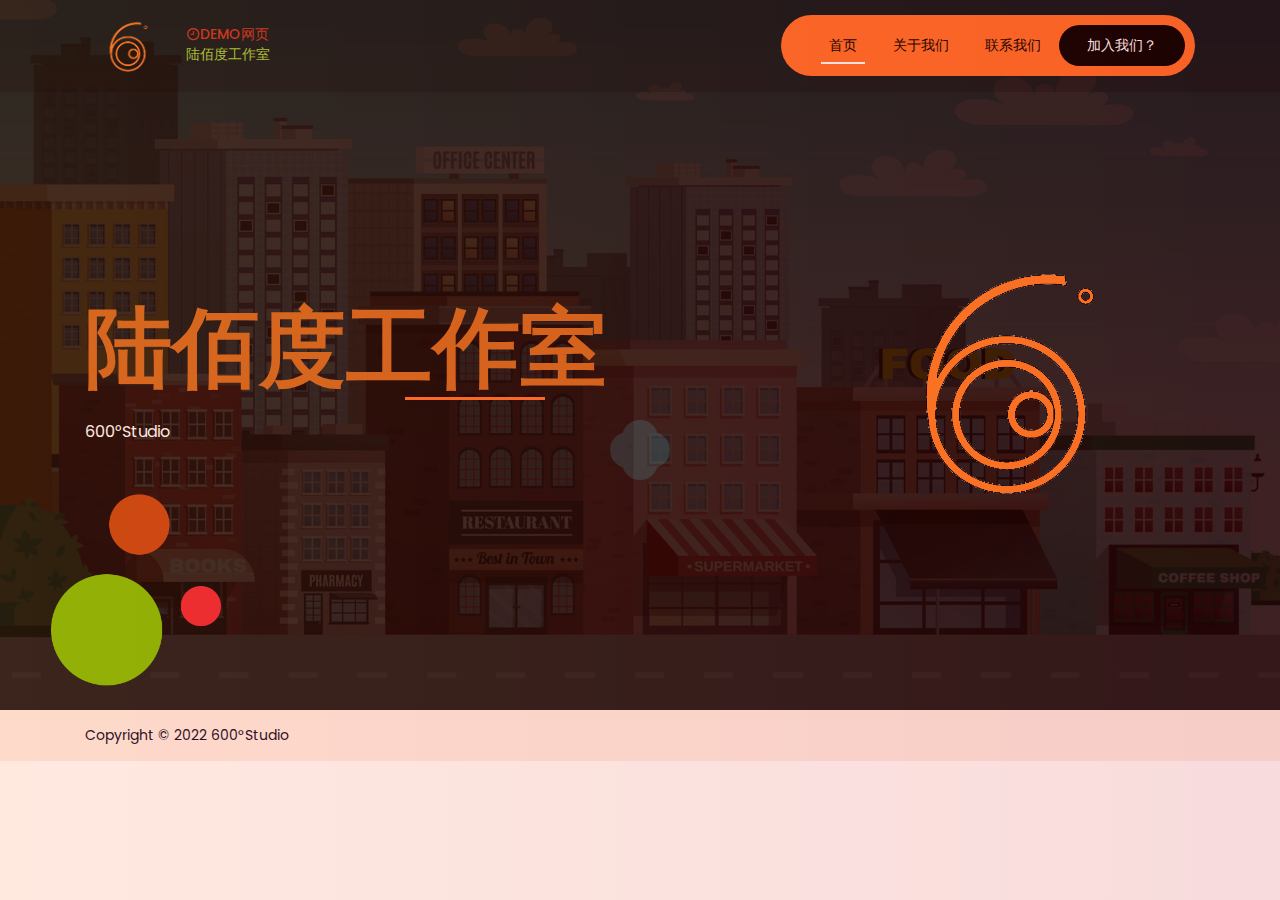
<file: index.html>
<!DOCTYPE html>
<html class="no-js" lang="zxx">
<head>
    <meta charset="UTF-8">
    <meta name="viewport" content="width=device-width, initial-scale=1.0">
    <title>陆佰度工作室</title>
    <!-- Google Fonts -->
    <link href="static/css/css2.css" rel="stylesheet">
    <!-- Icofont CSS -->
    <link rel="stylesheet" href="static/css/icofont.min.css">
    <!-- Slick CSS -->
    <link rel="stylesheet" href="static/css/slick.css">
    <link rel="stylesheet" href="static/css/slick-theme.css">
    <!-- Bootstrap CSS -->
    <link rel="stylesheet" href="static/css/bootstrap.min.css">
    <!-- Venobox CSS -->
    <link rel="stylesheet" href="static/css/venobox.min.css">
    <!-- Style CSS -->
    <link rel="stylesheet" href="static/css/style.css">
    <!-- Responsive CSS -->
    <link rel="stylesheet" href="static/css/responsive.css">
    <link rel="icon" type="image/png" href="static/picture/logo.png" />
<link rel="shortcut icon" type="image/png" href="static/picture/logo.png" />


</head>
<body>
    <!-- Goto TOP -->
    <div id="top-btn">
        <button class="btn top-btn"><i class="icofont-arrow-up"></i></button>
    </div>
    <!-- Preloader -->
    <div class="preloader-wrap">
        <div class="preloader">
            <span></span>
            <span></span>
            <span></span>
            <span></span>
        </div>
    </div>
    <!--HEADER PART START-->
    <header>
        <div class="header py-1">
            <div class="container">
                <nav class="navbar navbar-expand-lg navbar-light px-0 py-0">
                    <a class="navbar-brand" href="">
                        <div class="logo">
                            <img src="static/picture/logo.png" class="w-100 img-fluid" alt="">
                        </div>
                    </a>
                    <div class="open-time">
                        <h6><i class="icofont-clock-time"></i>DEMO网页</h6>
                        <span>陆佰度工作室</span>
                    </div>
                    <button class="navbar-toggler" type="button" data-toggle="collapse" data-target="#navbarSupportedContent" aria-controls="navbarSupportedContent" aria-expanded="false" aria-label="Toggle navigation">
                        <i class="icofont-navigation-menu"></i>
                    </button>

                    <div class="collapse navbar-collapse" id="navbarSupportedContent">
                        <ul class="navbar-nav navbar-custom">
                            <li class="nav-item active">
                                <a class="nav-link" href="index.html">首页 </a>
                            </li>
                            <li class="nav-item">
                                <a class="nav-link" href="about.html">关于我们</a>
                            </li>
                           
                            <li class="nav-item">
                                <a class="nav-link" href="404.html">联系我们</a>
                            </li>

                            <li class="nav-item last-menu-bg">
                                <span class="nav-link"><a href="https://mail.qq.com/cgi-bin/qm_share?t=qm_mailme&email=oulei40821@outlook.com" target="_blank">加入我们？</a></span>
                            </li>
                        </ul>
                    </div>
                </nav>
            </div>
        </div>
    </header>
    <!--HEADER PART END-->

    <!--HOME HERO SECTION START-->
    <div class="home-hero-section">
        <div class="bubble">
            <img src="static/picture/bubble.png" alt="bubble-images " class="w-100 img-fluid">
        </div>

        <div class="container">
            <div class="row align-items-center">
                <div class="col-xs-12 col-sm-12 col-md-6 col-lg-6 col-xl-6">
                    <div class="home-hero-content">
                        <h1 style="color: chocolate;">陆佰度工作室</h1>
                        <p>600°Studio</p>
                       
                    </div>
                </div>
                <div class="col-xs-12 col-sm-12 col-md-6 col-lg-6 col-xl-6">
                    <div class="burger-img">
                        <img src="static/picture/logo.png" class="w-100 img-fluid" alt="">
                    </div>
                </div>
            </div>
        </div>
    </div>
    <!--HOME HERO SECTION END-->



    <!--FOOTER BOTTOM START-->
    <div class="footer-bootom">
        <div class="container">
            <div class="row">
                <div class="col-xs-12 col-sm-12 col-md-7 col-lg-7 col-xl-7">
                    <div class="copyright-txt">
                        <p>Copyright &copy; 2022 600°Studio</p>
                    </div>
                </div>
                <div class="col-xs-12 col-sm-12 col-md-5 col-lg-5 col-xl-5">
                    <div class="terms">
                       
                    </div>
                </div>
            </div>
        </div>
    </div>
    <!--FOOTER BOTTOM END-->

    <!-- jQuery File-->
    <script src="static/js/jquery-3.5.1.min.js"></script>
    <!-- Popper JS -->
    <script src="static/js/popper.min.js"></script>
    <!-- Slick JS -->
    <script src="static/js/slick.min.js"></script>
    <!-- Bootstrap JS -->
    <script src="static/js/bootstrap.min.js"></script>
    <!-- Venobox JS -->
    <script src="static/js/venobox.min.js"></script>
    <!-- main.js -->
    <script src="static/js/main.js"></script>

    <script>
        $(".testimonial-slider").slick({
            autoplay: true,
            autoplaySpreed: 7000,
            arrows: true,
            prevArrow: '<i class="icofont-arrow-left"></i>',
            nextArrow: '<i class="icofont-arrow-right"></i>',
            responsive: [
            {
                breakpoint: 1024,
                settings: {
                    slidesToShow: 1,
                    slidesToScroll: 1,
                    infinite: true,
                },
            },
            {
                breakpoint: 600,
                settings: {
                    slidesToShow: 1,
                    slidesToScroll: 1,
                },
            },
            {
                breakpoint: 480,
                settings: {
                    slidesToShow: 1,
                    slidesToScroll: 1,
                },
            },
            ],
        });
    </script>
</body>
</html>
</file>
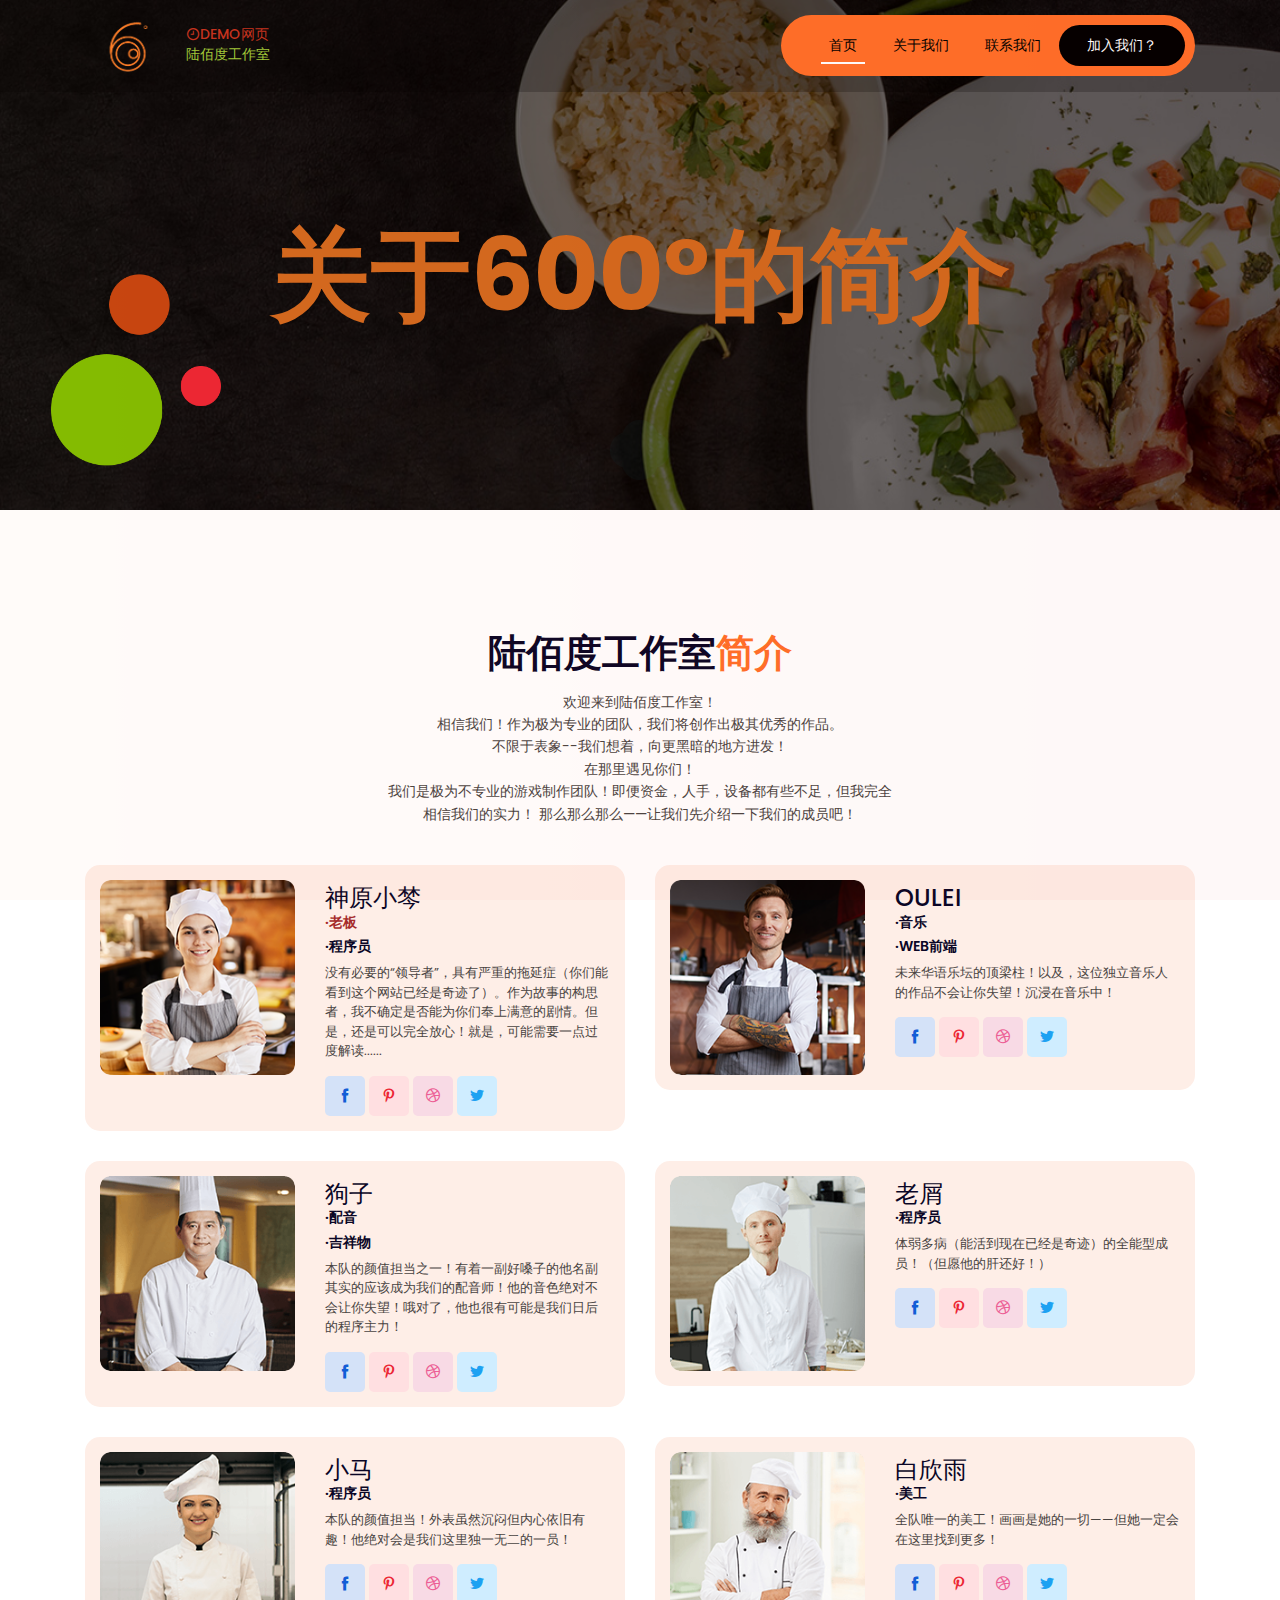
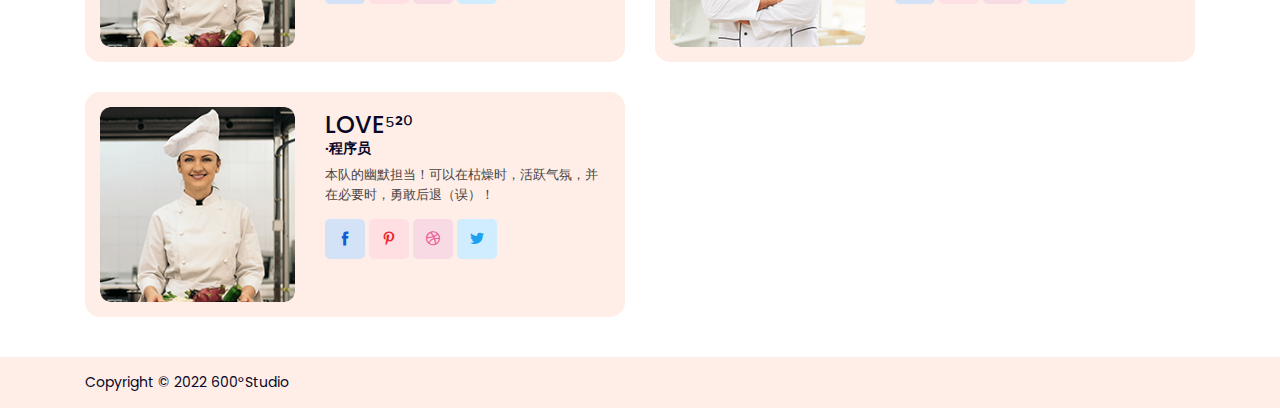
<file: about.html>
<!DOCTYPE html>
<html class="no-js" lang="zxx">
<head>
    <meta charset="UTF-8">
    <meta name="viewport" content="width=device-width, initial-scale=1.0">
    <title>陆佰度工作室</title>
    <!-- Google Fonts -->
    <link href="static/css/css2.css" rel="stylesheet">
    <!-- Icofont CSS -->
    <link rel="stylesheet" href="static/css/icofont.min.css">
    <!-- Bootstrap CSS -->
    <link rel="stylesheet" href="static/css/bootstrap.min.css">
    <!-- Venobox CSS -->
    <link rel="stylesheet" href="static/css/venobox.min.css">
    <!-- Style CSS -->
    <link rel="stylesheet" href="static/css/style.css">
    <!-- Responsive CSS-->
    <link rel="stylesheet" href="static/css/responsive.css">
</head>
<link rel="icon" type="image/png" href="static/picture/logo.png" />
<link rel="shortcut icon" type="image/png" href="static/picture/logo.png" />

<body>
    <!-- Goto TOP -->
    <div id="top-btn">
        <button class="btn top-btn"><i class="icofont-arrow-up"></i></button>
    </div>
    <!-- Preloader -->
    <div class="preloader-wrap">
        <div class="preloader">
            <span></span>
            <span></span>
            <span></span>
            <span></span>
        </div>
    </div>
   <!--HEADER PART START-->
   <header>
    <div class="header py-1">
        <div class="container">
            <nav class="navbar navbar-expand-lg navbar-light px-0 py-0">
                <a class="navbar-brand" href="">
                    <div class="logo">
                        <img src="static/picture/logo.png" class="w-100 img-fluid" alt="">
                    </div>
                </a>
                <div class="open-time">
                    <h6><i class="icofont-clock-time"></i>DEMO网页</h6>
                    <span>陆佰度工作室</span>
                </div>
                <button class="navbar-toggler" type="button" data-toggle="collapse" data-target="#navbarSupportedContent" aria-controls="navbarSupportedContent" aria-expanded="false" aria-label="Toggle navigation">
                    <i class="icofont-navigation-menu"></i>
                </button>

                <div class="collapse navbar-collapse" id="navbarSupportedContent">
                    <ul class="navbar-nav navbar-custom">
                        <li class="nav-item active">
                            <a class="nav-link" href="index.html">首页 </a>
                        </li>
                        <li class="nav-item">
                            <a class="nav-link" href="404.html">关于我们</a>
                        </li>
                       
                        <li class="nav-item">
                            <a class="nav-link" href="404.html">联系我们</a>
                        </li>

                        <li class="nav-item last-menu-bg">
                            <span class="nav-link"><a href="https://mail.qq.com/cgi-bin/qm_share?t=qm_mailme&email=oulei40821@outlook.com" target="_blank">加入我们？</a></span>
                        </li>
                    </ul>
                </div>
            </nav>
        </div>
    </div>
</header>
<!--HEADER PART END-->

    <!-- HERO SECTION START -->
    <div class="hero-section">
        <div class="bubble">
            <img src="static/picture/bubble.png" alt="bubble-images " class="img-fluid">
        </div>
        <div class="container">
            <div class="row">
                <div class="col-sm-12 col-md-12 col-lg-12">
                    <div class="hero-sec-content">
                        <h1 style="text-align: center;font-size: 100px;color: chocolate;">关于600°的简介</h1>
                        
                    </div>
                </div>
            </div>
        </div>
    </div>
    <!-- HERO SECTION END -->

    

    <!-- ABOUT SECTION START -->
    <div class="about_section">
        <div class="container">
            <div class="row align-items-center">
                <div class="col-xs-12 col-sm-12 col-md-7 col-lg-6 col-xl-6">
                   
                    <div class="img-cutlary">
                        <img src="static/picture/cutlery.png" class="img-fluid" alt="">
                    </div>
                   
                </div>

               
            </div>
        </div>
    </div>
    <!-- ABOUT SECTION END -->

    <!-- CHEFS SECTION START -->
    <div class="chefs-section">
        <div class="container">
            <div class="row">
                <div class="col-xs-12 col-sm 12 col-md-12 col-lg-12 col-xl-12">
                    <div class="chefs-head text-center">
                        <h2>陆佰度工作室<span>简介</span></h2>
                        <p>欢迎来到陆佰度工作室！<br>
                        相信我们！作为极为专业的团队，我们将创作出极其优秀的作品。<br>
                        不限于表象--我们想着，向更黑暗的地方进发！<br>
                        在那里遇见你们！<br>
                        我们是极为不专业的游戏制作团队！即便资金，人手，设备都有些不足，但我完全相信我们的实力！

  那么那么那么——让我们先介绍一下我们的成员吧！
                        </p>
                    </div>
                </div>
            </div>
            <div class="row">
                <div class="col-xs-12 col-sm-12 col-md-12 col-lg-6 col-xl-6">
                    <div class="chefs">
                        <div class="chefs-info row">
                            <div class="col-xs-12 col-sm-12 col-md-5 col-lg-5 col-xl-5">
                                <div class="chefs-img text-center">
                                    <img src="static/picture/chefs1.png" alt="" class="w-100 img-fluid">
                                </div>
                            </div>
                            <div class="col-xs-12 col-sm-12 col-md-7 col-lg-7 col-xl-7">
                                <div class="chefs-info-content">
                                    <h3><a href="#">神原小棽</a></h3>
                                    <h4 style="color: brown;">·老板</h4><h4>·程序员</h4>
                                    <p>没有必要的“领导者”，具有严重的拖延症（你们能看到这个网站已经是奇迹了）。作为故事的构思者，我不确定是否能为你们奉上满意的剧情。但是，还是可以完全放心！就是，可能需要一点过度解读......</p>
                                   
                                </div>
                                <ul class="social-icon-list">
                                    <li>
                                        <a href="#"><i class="icofont-facebook"></i></a>
                                    </li>
                                    <li class="custom-icon-pinterest">
                                        <a href="#"><i class="icofont-pinterest"></i></a>
                                    </li>
                                    <li class="custom-icon-dribbble">
                                        <a href="#"><i class="icofont-dribbble"></i></a>
                                    </li>
                                    <li class="custom-icon-twitter">
                                        <a href="#"><i class="icofont-twitter"></i></a>
                                    </li>
                                </ul>
                            </div>
                        </div>
                    </div>
                </div>
                <div class="col-xs-12 col-sm-12 col-md-12 col-lg-6 col-xl-6">
                    <div class="chefs">
                        <div class="chefs-info row">
                            <div class="col-xs-12 col-sm-12 col-md-5 col-lg-5 col-xl-5">
                                <div class="chefs-img text-center">
                                    <img src="static/picture/chefs2.png" alt="" class="w-100 img-fluid">
                                </div>
                            </div>
                            
                            <div class="col-xs-12 col-sm-12 col-md-7 col-lg-7 col-xl-7">
                                <div class="chefs-info-content">
                                    <h3><a href="#">OULEI</a></h3>
                                    <h4>·音乐</h4><h4>·WEB前端</h4>
                                    <p>未来华语乐坛的顶梁柱！以及，这位独立音乐人的作品不会让你失望！沉浸在音乐中！</p>
                                   
                                </div>
                                <ul class="social-icon-list">
                                    <li>
                                        <a href="#"><i class="icofont-facebook"></i></a>
                                    </li>
                                    <li class="custom-icon-pinterest">
                                        <a href="#"><i class="icofont-pinterest"></i></a>
                                    </li>
                                    <li class="custom-icon-dribbble">
                                        <a href="#"><i class="icofont-dribbble"></i></a>
                                    </li>
                                    <li class="custom-icon-twitter">
                                        <a href="#"><i class="icofont-twitter"></i></a>
                                    </li>
                                </ul>
                            </div>
                        </div>
                    </div>
                </div>

                <div class="col-xs-12 col-sm-12 col-md-12 col-lg-6 col-xl-6">
                    <div class="chefs">
                        <div class="chefs-info row">
                            <div class="col-xs-12 col-sm-12 col-md-5 col-lg-5 col-xl-5">
                                <div class="chefs-img text-center">
                                    <img src="static/picture/chefs3.png" alt="" class="w-100 img-fluid">
                                </div>
                            </div>
                            <div class="col-xs-12 col-sm-12 col-md-7 col-lg-7 col-xl-7">
                                <div class="chefs-info-content">
                                    <h3><a href="#">狗子</a></h3>
                                    <h4>·配音</h4><h4>·吉祥物</h4>
                                    <p>本队的颜值担当之一！有着一副好嗓子的他名副其实的应该成为我们的配音师！他的音色绝对不会让你失望！哦对了，他也很有可能是我们日后的程序主力！</p>
                                  
                                </div>
                                <ul class="social-icon-list">
                                    <li>
                                        <a href="#"><i class="icofont-facebook"></i></a>
                                    </li>
                                    <li class="custom-icon-pinterest">
                                        <a href="#"><i class="icofont-pinterest"></i></a>
                                    </li>
                                    <li class="custom-icon-dribbble">
                                        <a href="#"><i class="icofont-dribbble"></i></a>
                                    </li>
                                    <li class="custom-icon-twitter">
                                        <a href="#"><i class="icofont-twitter"></i></a>
                                    </li>
                                </ul>
                            </div>
                        </div>
                    </div>
                </div>
                <div class="col-xs-12 col-sm-12 col-md-12 col-lg-6 col-xl-6">
                    <div class="chefs">
                        <div class="chefs-info row">
                            <div class="col-xs-12 col-sm-12 col-md-5 col-lg-5 col-xl-5">
                                <div class="chefs-img text-center">
                                    <img src="static/picture/chefs4.png" alt="" class="w-100 img-fluid">
                                </div>
                            </div>
                            <div class="col-xs-12 col-sm-12 col-md-7 col-lg-7 col-xl-7">
                                <div class="chefs-info-content">
                                    <h3><a href="#">老屑</a></h3>
                                    <h4>·程序员</h4>
                                    <p>体弱多病（能活到现在已经是奇迹）的全能型成员！（但愿他的肝还好！）</p>
                                   
                                </div>
                                <ul class="social-icon-list">
                                    <li>
                                        <a href="#"><i class="icofont-facebook"></i></a>
                                    </li>
                                    <li class="custom-icon-pinterest">
                                        <a href="#"><i class="icofont-pinterest"></i></a>
                                    </li>
                                    <li class="custom-icon-dribbble">
                                        <a href="#"><i class="icofont-dribbble"></i></a>
                                    </li>
                                    <li class="custom-icon-twitter">
                                        <a href="#"><i class="icofont-twitter"></i></a>
                                    </li>
                                </ul>
                            </div>
                        </div>
                    </div>
                </div>

                <div class="col-xs-12 col-sm-12 col-md-12 col-lg-6 col-xl-6">
                    <div class="chefs">
                        <div class="chefs-info row">
                            <div class="col-xs-12 col-sm-12 col-md-5 col-lg-5 col-xl-5">
                                <div class="chefs-img text-center">
                                    <img src="static/picture/chefs5.png" alt="" class="w-100 img-fluid">
                                </div>
                            </div>
                            <div class="col-xs-12 col-sm-12 col-md-7 col-lg-7 col-xl-7">
                                <div class="chefs-info-content">
                                    <h3><a href="#">小马</a></h3>
                                    <h4>·程序员</h4>
                                    <p>本队的颜值担当！外表虽然沉闷但内心依旧有趣！他绝对会是我们这里独一无二的一员！</p>
                                
                                </div>
                                <ul class="social-icon-list">
                                    <li>
                                        <a href="#"><i class="icofont-facebook"></i></a>
                                    </li>
                                    <li class="custom-icon-pinterest">
                                        <a href="#"><i class="icofont-pinterest"></i></a>
                                    </li>
                                    <li class="custom-icon-dribbble">
                                        <a href="#"><i class="icofont-dribbble"></i></a>
                                    </li>
                                    <li class="custom-icon-twitter">
                                        <a href="#"><i class="icofont-twitter"></i></a>
                                    </li>
                                </ul>
                            </div>
                        </div>
                    </div>
                </div>
                <div class="col-xs-12 col-sm-12 col-md-12 col-lg-6 col-xl-6">
                    <div class="chefs">
                        <div class="chefs-info row">
                            <div class="col-xs-12 col-sm-12 col-md-5 col-lg-5 col-xl-5">
                                <div class="chefs-img text-center">
                                    <img src="static/picture/chefs6.png" alt="" class="w-100 img-fluid">
                                </div>
                            </div>
                            <div class="col-xs-12 col-sm-12 col-md-7 col-lg-7 col-xl-7">
                                <div class="chefs-info-content">
                                    <h3><a href="#">白欣雨</a></h3>
                                    <h4>·美工</h4>
                                    <p>全队唯一的美工！画画是她的一切——但她一定会在这里找到更多！</p>
                                    
                                </div>
                                <ul class="social-icon-list">
                                    <li>
                                        <a href="#"><i class="icofont-facebook"></i></a>
                                    </li>
                                    <li class="custom-icon-pinterest">
                                        <a href="#"><i class="icofont-pinterest"></i></a>
                                    </li>
                                    <li class="custom-icon-dribbble">
                                        <a href="#"><i class="icofont-dribbble"></i></a>
                                    </li>
                                    <li class="custom-icon-twitter">
                                        <a href="#"><i class="icofont-twitter"></i></a>
                                    </li>
                                </ul>
                            </div>
                        </div>
                    </div>
                </div>
                <div class="col-xs-12 col-sm-12 col-md-12 col-lg-6 col-xl-6">
                    <div class="chefs">
                        <div class="chefs-info row">
                            <div class="col-xs-12 col-sm-12 col-md-5 col-lg-5 col-xl-5">
                                <div class="chefs-img text-center">
                                    <img src="static/picture/chefs5.png" alt="" class="w-100 img-fluid">
                                </div>
                            </div>
                            <div class="col-xs-12 col-sm-12 col-md-7 col-lg-7 col-xl-7">
                                <div class="chefs-info-content">
                                    <h3><a href="#">LOVE⁵²⁰</a></h3>
                                    <h4>·程序员</h4>
                                    <p>本队的幽默担当！可以在枯燥时，活跃气氛，并在必要时，勇敢后退（误）！

  

                                    </p>
                                
                                </div>
                                <ul class="social-icon-list">
                                    <li>
                                        <a href="#"><i class="icofont-facebook"></i></a>
                                    </li>
                                    <li class="custom-icon-pinterest">
                                        <a href="#"><i class="icofont-pinterest"></i></a>
                                    </li>
                                    <li class="custom-icon-dribbble">
                                        <a href="#"><i class="icofont-dribbble"></i></a>
                                    </li>
                                    <li class="custom-icon-twitter">
                                        <a href="#"><i class="icofont-twitter"></i></a>
                                    </li>
                                </ul>
                            </div>
                        </div>
                    </div>
                </div>
            </div>
        </div>
    </div>
    <!-- CHEFS SECTION END -->

   
     <!--FOOTER BOTTOM START-->
     <div class="footer-bootom">
        <div class="container">
            <div class="row">
                <div class="col-xs-12 col-sm-12 col-md-7 col-lg-7 col-xl-7">
                    <div class="copyright-txt">
                        <p>Copyright &copy; 2022 600°Studio</p>
                    </div>
                </div>
                <div class="col-xs-12 col-sm-12 col-md-5 col-lg-5 col-xl-5">
                    <div class="terms">
                       
                    </div>
                </div>
            </div>
        </div>
    </div>
    <!--FOOTER BOTTOM END-->

    <!-- jQuery JS -->
    <script src="static/js/jquery-3.5.1.min.js"></script>
    <!-- Popper JS -->
    <script src="static/js/popper.min.js"></script>
    <!-- Venobox JS -->
    <script src="static/js/venobox.min.js"></script>
    <!-- Bootstrap JS -->
    <script src="static/js/bootstrap.min.js"></script>
    <!-- main.js -->
    <script src="static/js/main.js"></script>
</body>
</html>
</file>
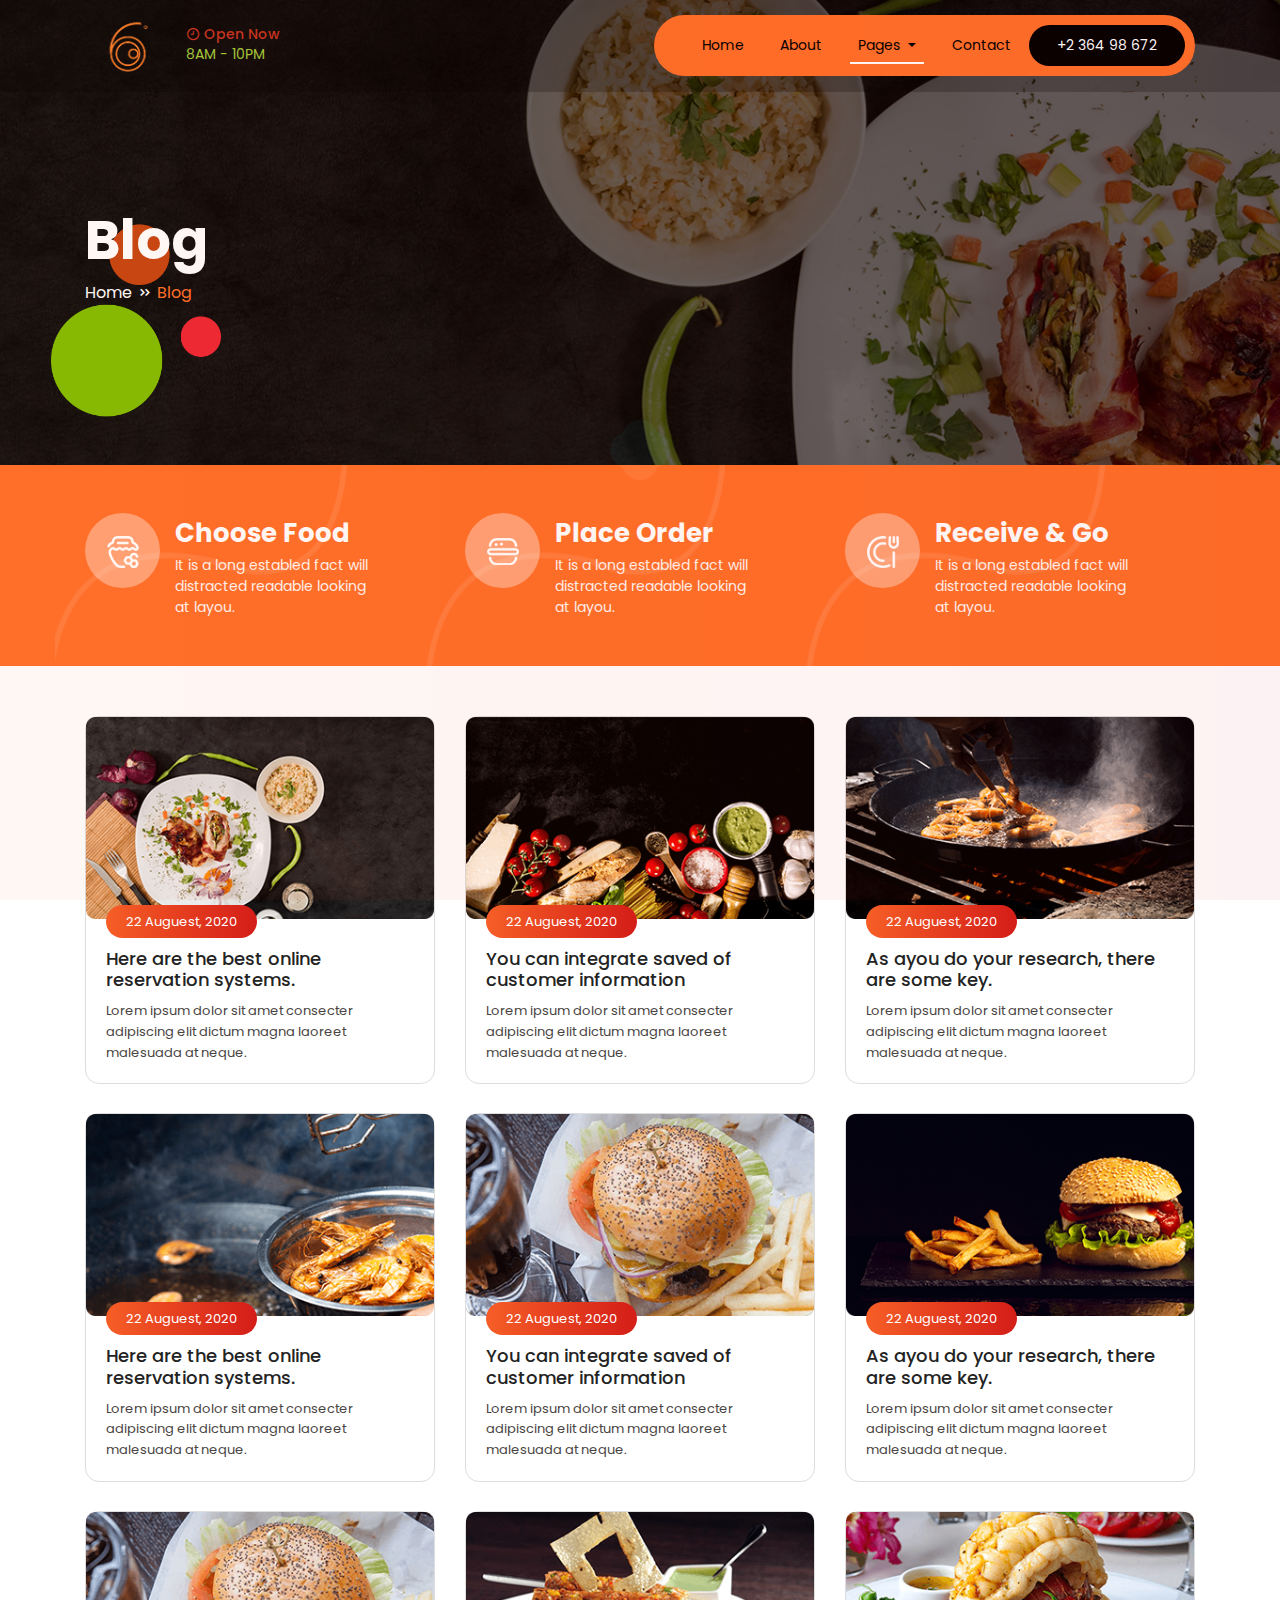
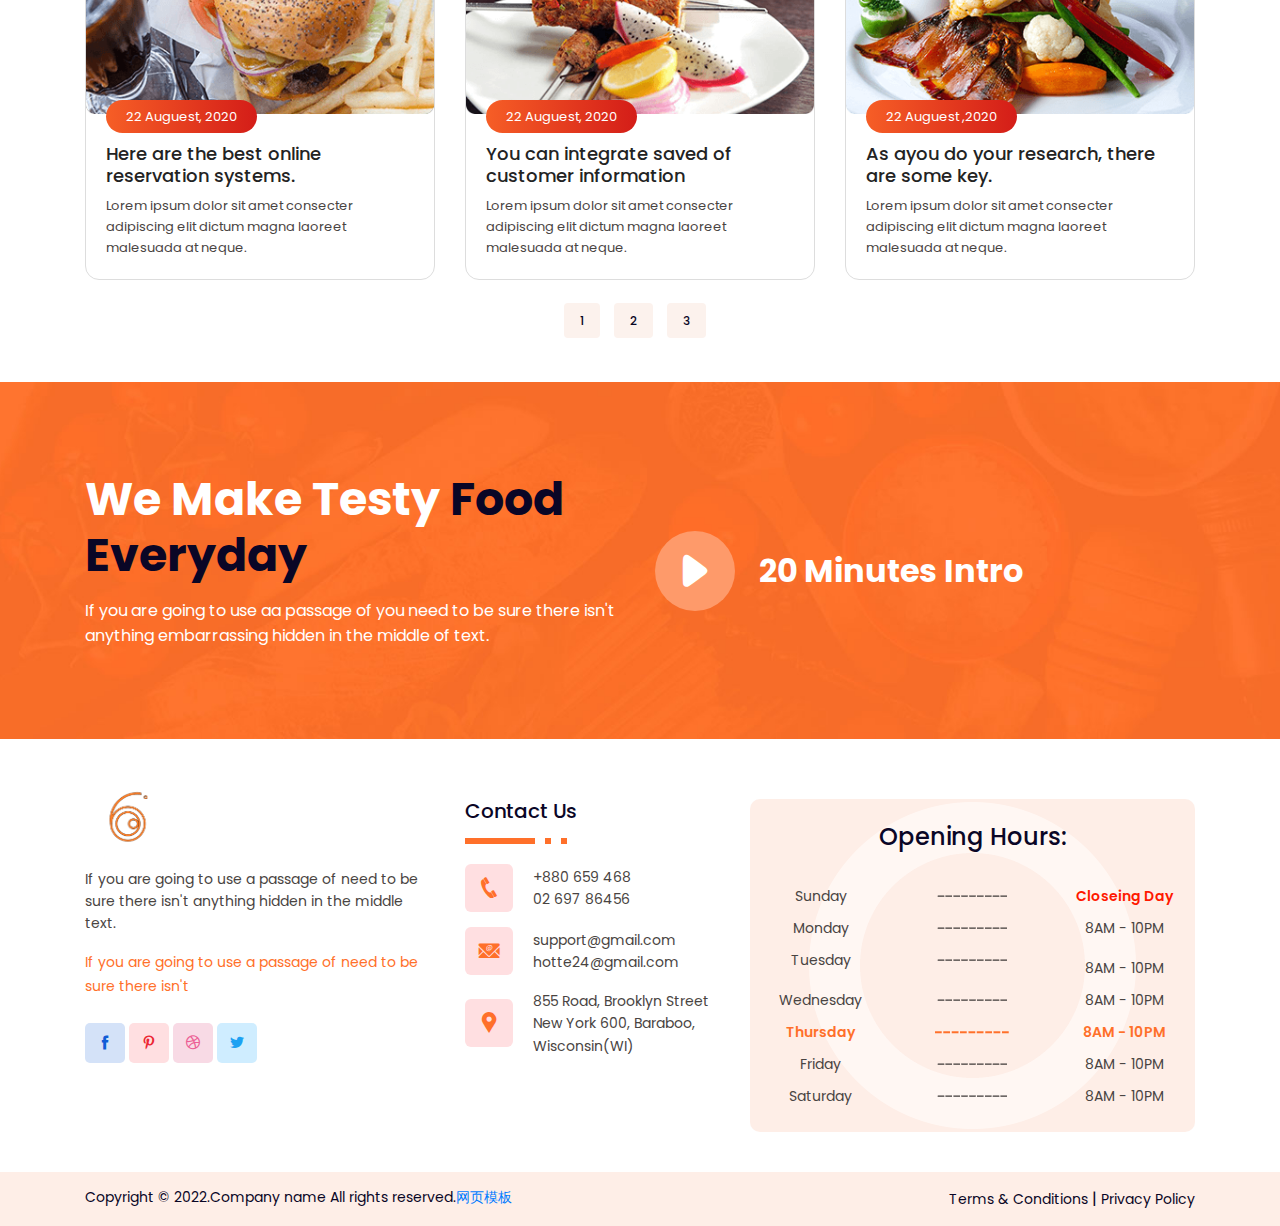
<file: blog.html>
<!DOCTYPE html>
<html class="no-js" lang="zxx">
<head>
    <meta charset="UTF-8">
    <meta name="viewport" content="width=device-width, initial-scale=1.0">
    <title>Blog | Hotte</title>
    <!-- Google Fonts -->
    <link href="static/css/css2.css" rel="stylesheet">
    <!-- Icofont CSS -->
    <link rel="stylesheet" href="static/css/icofont.min.css">
    <!-- Bootstrap CSS -->
    <link rel="stylesheet" href="static/css/bootstrap.min.css">
    <!-- Venobox CSS -->
    <link rel="stylesheet" href="static/css/venobox.min.css">
    <!-- Style CSS -->
    <link rel="stylesheet" href="static/css/style.css">
    <!-- Responsive CSS -->
    <link rel="stylesheet" href="static/css/responsive.css">
</head>
<body>
    <!-- Goto TOP -->
    <div id="top-btn">
        <button class="btn top-btn"><i class="icofont-arrow-up"></i></button>
    </div>
    <!-- Preloader -->
    <div class="preloader-wrap">
        <div class="preloader">
            <span></span>
            <span></span>
            <span></span>
            <span></span>
        </div>
    </div>
    <!-- HEADER PART START -->
    <header>
        <div class="header py-1">
            <div class="container">
                <nav class="navbar navbar-expand-lg navbar-light px-0 py-0">
                    <a class="navbar-brand" href="index.html">
                        <div class="logo">
                            <img src="static/picture/logo.png" class="w-100 img-fluid" alt="">
                        </div>
                    </a>
                    <div class="open-time">
                        <h6><i class="icofont-clock-time"></i> Open Now</h6>
                        <span>8AM - 10PM</span>
                    </div>
                    <button class="navbar-toggler" type="button" data-toggle="collapse" data-target="#navbarSupportedContent" aria-controls="navbarSupportedContent" aria-expanded="false" aria-label="Toggle navigation">
                        <i class="icofont-navigation-menu"></i>
                    </button>

                    <div class="collapse navbar-collapse" id="navbarSupportedContent">
                        <ul class="navbar-nav navbar-custom">
                            <li class="nav-item">
                                <a class="nav-link" href="index.html">Home </a>
                            </li>
                            <li class="nav-item">
                                <a class="nav-link" href="about.html">About</a>
                            </li>
                            <li class="nav-item dropdown active">
                                <a class="nav-link dropdown-toggle" href="#" id="navbarDropdown" role="button" data-toggle="dropdown" aria-haspopup="true" aria-expanded="false">
                                    Pages
                                </a>
                                <div class="dropdown-menu" aria-labelledby="navbarDropdown">
                                    <a class="dropdown-item" href="">Blog</a>
                                    <a class="dropdown-item" href="singlepost.html">Single Post</a>
                                    <a class="dropdown-item" href="error.html">404_Error</a>
                                </div>
                            </li>
                            <li class="nav-item">
                                <a class="nav-link" href="contact.html">Contact</a>
                            </li>

                            <li class="nav-item last-menu-bg">
                                <span class="nav-link"><a href="#">+2 364 98 672</a></span>
                            </li>
                        </ul>
                    </div>
                </nav>
            </div>
        </div>
    </header>
    <!-- HEADER PART END -->

    <!-- HERO SECTION START -->
    <div class="hero-section">
        <div class="bubble">
            <img src="static/picture/bubble.png" alt="bubble-images " class="w-100 img-fluid">
        </div>
        <div class="container">
            <div class="row">
                <div class="col-sm-12 col-md-12 col-lg-12">
                    <div class="hero-sec-content">
                        <h1>Blog</h1>
                        <ul>
                            <li><a href="index.html">Home</a><i class="icofont-double-right"></i></li>
                            <li>
                                <a href=""><span>Blog</span></a>
                            </li>
                        </ul>
                    </div>
                </div>
            </div>
        </div>
    </div>
    <!-- HERO SECTION END -->

    <!-- SERVICE SECTION START -->
    <div class="service-section">
        <div class="container">
            <div class="row">
                <div class="col-xs-12 col-sm-12 col-md-6 col-lg-4 col-xl-4">
                    <div class="image-box clearfix border-right-dashed">
                        <div class="box-image float-left">
                            <img src="static/picture/honney.png" alt="">
                        </div>
                        <div class="image-text float-left">
                            <h2>Choose food</h2>
                            <p>It is a long establed fact will distracted readable looking at layou.</p>
                        </div>
                    </div>
                </div>

                <div class="col-xs-12 col-sm-12 col-md-6 col-lg-4 col-xl-4">
                    <div class="image-box clearfix border-right-dashed">
                        <div class="box-image float-left">
                            <img src="static/picture/macaron.png" alt="">
                        </div>
                        <div class="image-text float-left">
                            <h2>place order</h2>
                            <p>It is a long establed fact will distracted readable looking at layou.</p>
                        </div>
                    </div>
                </div>


                <div class="col-xs-12 col-sm-12 col-md-6 col-lg-4 col-xl-4">
                    <div class="image-box clearfix">
                        <div class="box-image float-left">
                            <img src="static/picture/dinner.png" alt="">
                        </div>
                        <div class="image-text float-left">
                            <h2>Receive & go</h2>
                            <p>It is a long establed fact will distracted readable looking at layou.</p>
                        </div>
                    </div>
                </div>
            </div>
        </div>
    </div>
    <!-- SERVICE SECTION END -->

    <!-- BLOG SECTION START -->
    <div class="blog-section">
        <div class="container">
            <div class="row">
                <div class="col-sm-12 col-md-6 col-lg-4">
                    <div class="blog mb-4">
                        <div class="blog-img">
                            <img src="static/picture/blog1.png" class="w-100 img-fluid" alt="">
                        </div>
                        <div class="blog-content">
                            <div class="date"><a href="#" class="publish-btn">22 Auguest, 2020</a></div>
                            <h2>
                                <a href="#">
                                    Here are the best online reservation systems.
                                </a>
                            </h2>
                            <p>Lorem ipsum dolor sit amet consecter adipiscing elit dictum magna laoreet malesuada at neque.</p>
                        </div>
                    </div>
                </div>
                <div class="col-sm-12 col-md-6 col-lg-4">
                    <div class="blog mb-4">
                        <div class="blog-img">
                            <img src="static/picture/blog2.png" class="w-100 img-fluid" alt="">
                        </div>
                        <div class="blog-content">
                            <div class="date"><a href="#" class="publish-btn">22 Auguest, 2020</a></div>
                            <h2>
                                <a href="#">
                                    You can integrate saved of customer information
                                </a>
                            </h2>
                            <p>Lorem ipsum dolor sit amet consecter adipiscing elit dictum magna laoreet malesuada at neque.</p>
                        </div>
                    </div>
                </div>
                <div class="col-sm-12 col-md-6 col-lg-4">
                    <div class="blog mb-4">
                        <div class="blog-img">
                            <img src="static/picture/blog3.png" class="w-100 img-fluid" alt="">
                        </div>
                        <div class="blog-content">
                            <div class="date"><a href="#" class="publish-btn">22 Auguest, 2020</a></div>
                            <h2>
                                <a href="#">
                                    As ayou do your research, there are some key.
                                </a>
                            </h2>
                            <p>Lorem ipsum dolor sit amet consecter adipiscing elit dictum magna laoreet malesuada at neque.</p>
                        </div>
                    </div>
                </div>
                <div class="col-sm-12 col-md-6 col-lg-4">
                    <div class="blog mb-4">
                        <div class="blog-img">
                            <img src="static/picture/blog4.png" class="w-100 img-fluid" alt="">
                        </div>
                        <div class="blog-content">
                            <div class="date"><a href="#" class="publish-btn">22 Auguest, 2020</a></div>
                            <h2>
                                <a href="#">
                                    Here are the best online reservation systems.
                                </a>
                            </h2>
                            <p>Lorem ipsum dolor sit amet consecter adipiscing elit dictum magna laoreet malesuada at neque.</p>
                        </div>
                    </div>
                </div>
                <div class="col-sm-12 col-md-6 col-lg-4">
                    <div class="blog mb-4">
                        <div class="blog-img">
                            <img src="static/picture/blog5.png" class="w-100 img-fluid" alt="">
                        </div>
                        <div class="blog-content">
                            <div class="date"><a href="#" class="publish-btn">22 Auguest, 2020</a></div>
                            <h2>
                                <a href="#">
                                    You can integrate saved of customer information
                                </a>
                            </h2>
                            <p>Lorem ipsum dolor sit amet consecter adipiscing elit dictum magna laoreet malesuada at neque.</p>
                        </div>
                    </div>
                </div>
                <div class="col-sm-12 col-md-6 col-lg-4">
                    <div class="blog mb-4">
                        <div class="blog-img">
                            <img src="static/picture/blog6.png" class="w-100 img-fluid" alt="">
                        </div>
                        <div class="blog-content">
                            <div class="date"><a href="#" class="publish-btn">22 Auguest, 2020</a></div>
                            <h2>
                                <a href="#">
                                    As ayou do your research, there are some key.
                                </a>
                            </h2>
                            <p>Lorem ipsum dolor sit amet consecter adipiscing elit dictum magna laoreet malesuada at neque.</p>
                        </div>
                    </div>
                </div>
                <div class="col-sm-12 col-md-6 col-lg-4">
                    <div class="blog mb-4">
                        <div class="blog-img">
                            <img src="static/picture/blog5.png" class="w-100 img-fluid" alt="">
                        </div>
                        <div class="blog-content">
                            <div class="date"><a href="#" class="publish-btn">22 Auguest, 2020</a></div>
                            <h2>
                                <a href="#">
                                    Here are the best online reservation systems.
                                </a>
                            </h2>
                            <p>Lorem ipsum dolor sit amet consecter adipiscing elit dictum magna laoreet malesuada at neque.</p>
                        </div>
                    </div>
                </div>
                <div class="col-sm-12 col-md-6 col-lg-4">
                    <div class="blog mb-4">
                        <div class="blog-img">
                            <img src="static/picture/blog8.png" class="w-100 img-fluid" alt="">
                        </div>
                        <div class="blog-content">
                            <div class="date"><a href="#" class="publish-btn">22 Auguest, 2020</a></div>
                            <h2>
                                <a href="#">
                                    You can integrate saved of customer information
                                </a>
                            </h2>
                            <p>Lorem ipsum dolor sit amet consecter adipiscing elit dictum magna laoreet malesuada at neque.</p>
                        </div>
                    </div>
                </div>
                <div class="col-sm-12 col-md-6 col-lg-4">
                    <div class="blog mb-4">
                        <div class="blog-img">
                            <img src="static/picture/blog9.png" class="w-100 img-fluid" alt="">
                        </div>
                        <div class="blog-content">
                            <div class="date"><a href="#" class="publish-btn">22 Auguest ,2020</a></div>
                            <h2>
                                <a href="#">
                                    As ayou do your research, there are some key.
                                </a>
                            </h2>
                            <p>Lorem ipsum dolor sit amet consecter adipiscing elit dictum magna laoreet malesuada at neque.</p>
                        </div>
                    </div>
                </div>
            </div>
            <div class="row">
                <div class="col-12">
                    <div class="pages-links text-center">
                        <ul>
                            <li><a href="#">1</a></li>
                            <li><a href="#">2</a></li>
                            <li><a href="#">3</a></li>
                        </ul>
                    </div>
                </div>
            </div>
        </div>
    </div>
    <!-- BLOG SECTION END -->

    <!-- TESTY FOOD SECTION START -->
    <div class="testy-section">
        <div class="container">
            <div class="row align-items-center">
                <div class="col-md-6 col-lg-6">
                    <div class="testy-content">
                        <h3>We make testy <span>food everyday</span></h3>
                        <p>If you are going to use aa passage of you need to be sure there isn't anything embarrassing hidden in the middle of text.</p>
                    </div>
                </div>
                <div class="col-md-6 col-lg-6 text-center">
                    <div class="video-content">
                        <div class="video">
                            <a href="javascript:;" class="venobox" data-autoplay="true" data-vbtype="video">
                                <i class="icofont-ui-play"></i>
                            </a>
                        </div>
                        <span>20 Minutes Intro</span>
                    </div>
                </div>
            </div>
        </div>
    </div>
    <!-- TESTY FOOD SECTION END -->

    <!--FOOTER TOP SECTION START-->
    <div class="footer-top">
        <div class="container">
            <div class="row">
                <div class="col-xs-12 col-sm-6 col-md-6 col-lg-4">
                    <div class="footer-top-content">
                        <div class="logo">
                            <img src="static/picture/logo.png" class="w-100 img-fluid" alt="">
                        </div>
                        <p>If you are going to use a passage of need to be sure there isn't anything hidden in the middle text.</p>
                        <span>If you are going to use a passage of need to be sure there isn't</span>
                        <ul class="social-icon-list">
                            <li>
                                <a href="#"><i class="icofont-facebook"></i></a>
                            </li>
                            <li class="social-icon custom-icon-pinterest">
                                <a href="#"><i class="icofont-pinterest"></i></a>
                            </li>
                            <li class="social-icon custom-icon-dribbble">
                                <a href="#"><i class="icofont-dribbble"></i></a>
                            </li>
                            <li class="social-icon custom-icon-twitter">
                                <a href="#"><i class="icofont-twitter"></i></a>
                            </li>
                        </ul>
                    </div>
                </div>

                <div class="col-xs-12 col-sm-6 col-md-6 col-lg-3">
                    <div class="contact-content">
                        <h3>Contact Us</h3>
                        <img src="static/picture/border.png" alt="">
                        <div class="contact-info d-flex align-items-center">
                            <div class="icon"><i class="icofont-phone"></i></div>
                            <div class="info">
                                <a href="#">+880 659 468</a>
                                <a href="#">02 697 86456</a>
                            </div>
                        </div>
                        <div class="contact-info d-flex align-items-center">
                            <div class="icon"><i class="icofont-email"></i></div>
                            <div class="info">
                                <a href="#">support@gmail.com</a>
                                <a href="#">hotte24@gmail.com</a>
                            </div>
                        </div>
                        <div class="contact-info d-flex align-items-center">
                            <div class="icon"><i class="icofont-google-map"></i></div>
                            <div class="info">
                                <a href="#">855 Road, Brooklyn Street New York 600, Baraboo, Wisconsin(WI)</a>
                            </div>
                        </div>
                    </div>
                </div>

                <div class="col-xs-12 col-sm-12 col-md-12 col-lg-5">
                    <div class="opening-hours">
                        <div class="opening-content">
                            <h3>Opening Hours:</h3>
                            <div class="row mt-4">
                                <div class="col-4 mt-2">
                                    <span>Sunday</span>
                                </div>
                                <div class="col-4 mt-2">
                                    <img src="static/picture/line2.png" alt="">
                                </div>
                                <div class="col-4 mt-2">
                                    <span class="closeing-day">Closeing Day</span>
                                </div>
                                <div class="col-4 mt-2">
                                    <span>Monday</span>
                                </div>
                                <div class="col-4 mt-2">
                                    <img src="static/picture/line2.png" alt="">
                                </div>
                                <div class="col-4 mt-2">
                                    <span>8AM - 10PM</span>
                                </div>
                                <div class="col-4 mt-2">
                                    <span>Tuesday</span>
                                </div>
                                <div class="col-4 mt-2">
                                    <img src="static/picture/line2.png" alt="">
                                </div>
                                <div class="col-4 mt-3">
                                    <span>8AM - 10PM</span>
                                </div>
                                <div class="col-4 mt-2">
                                    <span>Wednesday</span>
                                </div>
                                <div class="col-4 mt-2">
                                    <img src="static/picture/line2.png" alt="">
                                </div>
                                <div class="col-4 mt-2">
                                    <span>8AM - 10PM</span>
                                </div>
                                <div class="col-4 mt-2">
                                    <span class="custom-date-span">Thursday</span>
                                </div>
                                <div class="col-4 mt-2">
                                    <img src="static/picture/line3.png" alt="">
                                </div>
                                <div class="col-4 mt-2">
                                    <span class="custom-date-span">8AM - 10PM</span>
                                </div>
                                <div class="col-4 mt-2">
                                    <span>Friday</span>
                                </div>
                                <div class="col-4 mt-2">
                                    <img src="static/picture/line2.png" alt="">
                                </div>
                                <div class="col-4 mt-2">
                                    <span>8AM - 10PM</span>
                                </div>
                                <div class="col-4 mt-2">
                                    <span>Saturday</span>
                                </div>
                                <div class="col-4 mt-2">
                                    <img src="static/picture/line2.png" alt="">
                                </div>
                                <div class="col-4 mt-2">
                                    <span>8AM - 10PM</span>
                                </div>
                            </div>
                        </div>
                    </div>
                </div>
            </div>
        </div>
    </div>
    <!--FOOTER TOP SECTION END-->
    <!--FOOTER BOTTOM START-->
    <div class="footer-bootom">
        <div class="container">
            <div class="row">
                <div class="col-xs-12 col-sm-12 col-md-7 col-lg-7 col-xl-7">
                    <div class="copyright-txt">
                        <p>Copyright &copy; 2022.Company name All rights reserved.<a target="_blank" href="https://sc.chinaz.com/moban/">&#x7F51;&#x9875;&#x6A21;&#x677F;</a></p>
                    </div>
                </div>
                <div class="col-xs-12 col-sm-12 col-md-5 col-lg-5 col-xl-5">
                    <div class="terms">
                        <span><a href="#">Terms & Conditions</a> | <a href="#">Privacy Policy</a></span>
                    </div>
                </div>
            </div>
        </div>
    </div>
    <!--FOOTER BOTTOM END-->


    <!-- jQuery JS -->
    <script src="static/js/jquery-3.5.1.min.js"></script>
    <!-- Popper JS -->
    <script src="static/js/popper.min.js"></script>
    <!-- Venobox JS -->
    <script src="static/js/venobox.min.js"></script>
    <!-- Bootstrap JS -->
    <script src="static/js/bootstrap.min.js"></script>
    <!-- main.js -->
    <script src="static/js/main.js"></script>
</body>
</html>
</file>
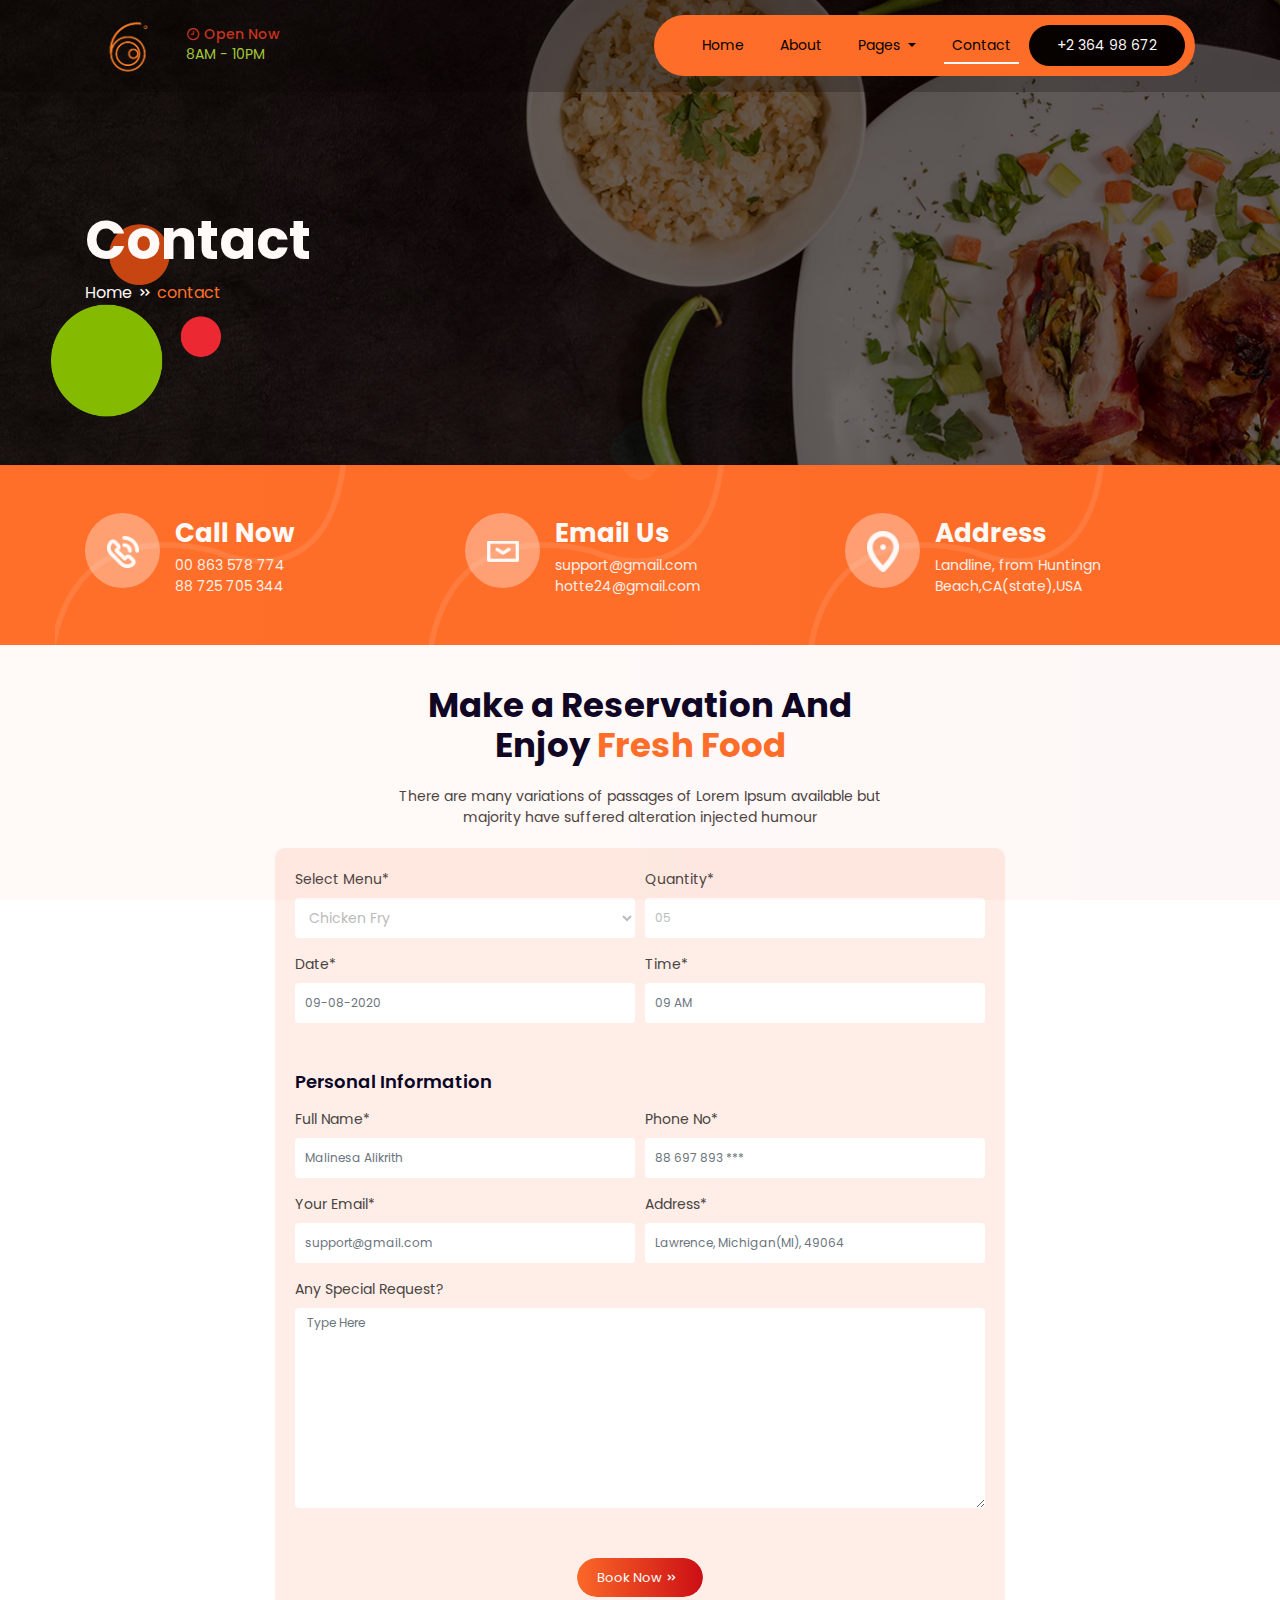
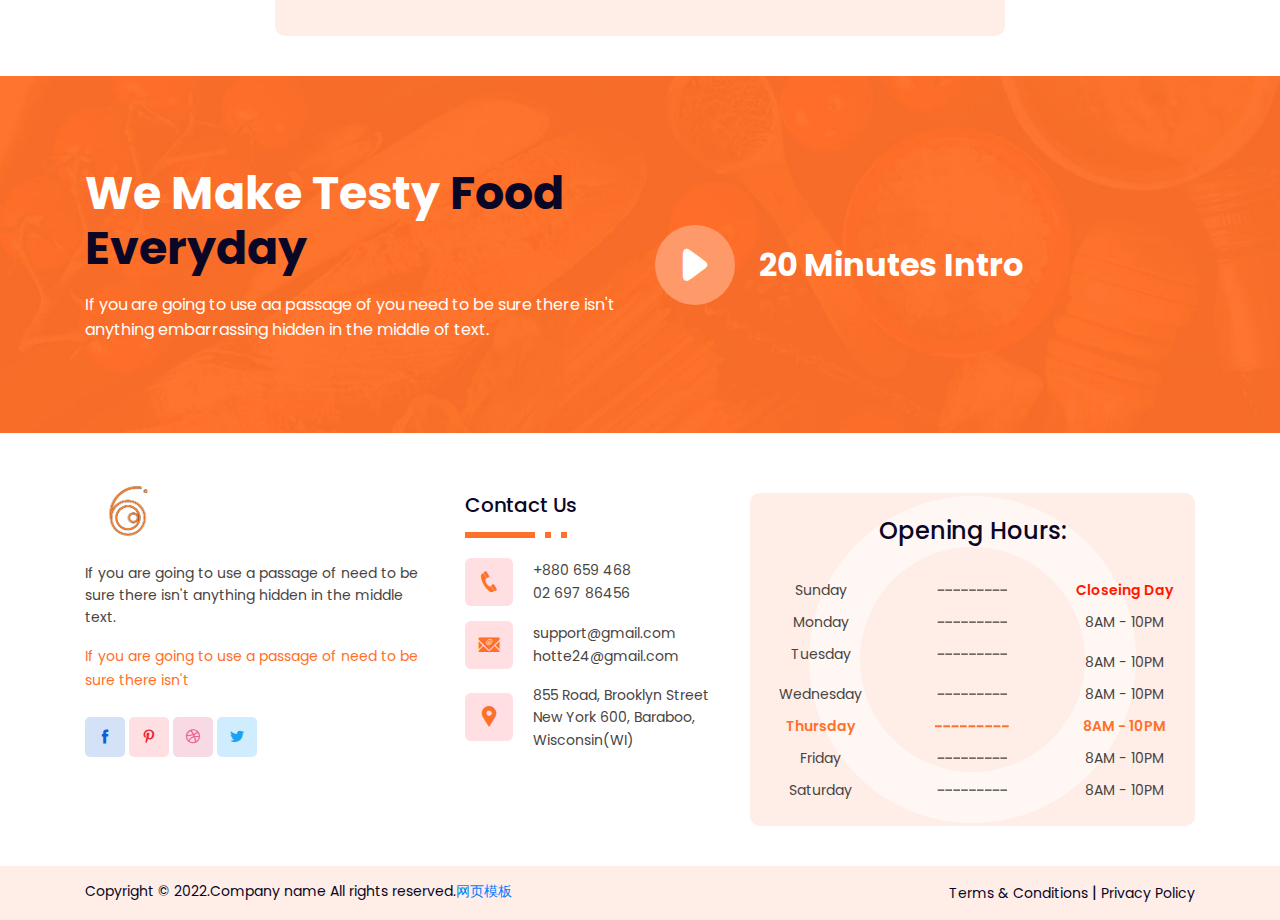
<file: contact.html>
<!DOCTYPE html>
<html class="no-js" lang="zxx">
<head>
    <meta charset="UTF-8">
    <meta name="viewport" content="width=device-width, initial-scale=1.0">
    <title>Contact US | Hotte</title>
    <!-- Google Font -->
    <link href="static/css/css2.css" rel="stylesheet">
    <!-- Icofont CSS -->
    <link rel="stylesheet" href="static/css/icofont.min.css">
    <!-- Bootstrap CSS  -->
    <link rel="stylesheet" href="static/css/bootstrap.min.css">
    <!-- Venobox CSS -->
    <link rel="stylesheet" href="static/css/venobox.min.css">
    <!-- Style CSS -->
    <link rel="stylesheet" href="static/css/style.css">
    <!-- Responsive CSS -->
    <link rel="stylesheet" href="static/css/responsive.css">
</head>
<body>
    <!-- Goto TOP -->
    <div id="top-btn">
        <button class="btn top-btn"><i class="icofont-arrow-up"></i></button>
    </div>
    <!-- Preloader -->
    <div class="preloader-wrap">
        <div class="preloader">
            <span></span>
            <span></span>
            <span></span>
            <span></span>
        </div>
    </div>
    <!-- HEADER PART START -->
    <header>
        <div class="header py-1">
            <div class="container">
                <nav class="navbar navbar-expand-lg navbar-light px-0 py-0">
                    <a class="navbar-brand" href="index.html">
                        <div class="logo">
                            <img src="static/picture/logo.png" class="w-100 img-fluid" alt="">
                        </div>
                    </a>
                    <div class="open-time">
                        <h6><i class="icofont-clock-time"></i> Open Now</h6>
                        <span>8AM - 10PM</span>
                    </div>
                    <button class="navbar-toggler" type="button" data-toggle="collapse" data-target="#navbarSupportedContent" aria-controls="navbarSupportedContent" aria-expanded="false" aria-label="Toggle navigation">
                        <i class="icofont-navigation-menu"></i>
                    </button>

                    <div class="collapse navbar-collapse" id="navbarSupportedContent">
                        <ul class="navbar-nav navbar-custom">
                            <li class="nav-item">
                                <a class="nav-link" href="index.html">Home </a>
                            </li>
                            <li class="nav-item">
                                <a class="nav-link" href="about.html">About</a>
                            </li>
                            <li class="nav-item dropdown">
                                <a class="nav-link dropdown-toggle" href="#" id="navbarDropdown" role="button" data-toggle="dropdown" aria-haspopup="true" aria-expanded="false">
                                    Pages
                                </a>
                                <div class="dropdown-menu" aria-labelledby="navbarDropdown">
                                    <a class="dropdown-item" href="blog.html">Blog</a>
                                    <a class="dropdown-item" href="singlepost.html">Single Post</a>
                                    <a class="dropdown-item" href="error.html">404_Error</a>
                                </div>
                            </li>
                            <li class="nav-item active">
                                <a class="nav-link" href="">Contact</a>
                            </li>

                            <li class="nav-item last-menu-bg">
                                <span class="nav-link"><a href="#">+2 364 98 672</a></span>
                            </li>
                        </ul>
                    </div>
                </nav>
            </div>
        </div>
    </header>
    <!-- HEADER PART END -->

    <!-- HERO SECTION START -->
    <div class="hero-section">
        <div class="bubble">
            <img src="static/picture/bubble.png" alt="bubble-images " class="w-100 img-fluid">
        </div>
        <div class="container">
            <div class="row">
                <div class="col-sm-12 col-md-12 col-lg-12">
                    <div class="hero-sec-content">
                        <h1>Contact</h1>
                        <ul>
                            <li><a href="index.html">Home</a><i class="icofont-double-right"></i></li>
                            <li>
                                <a href=""><span>contact</span></a>
                            </li>
                        </ul>
                    </div>
                </div>
            </div>
        </div>
    </div>
    <!-- HERO SECTION END -->

    <!-- SERVICE SECTION START -->
    <div class="service-section">
        <div class="container">
            <div class="row">

                <div class="col-xs-12 col-sm-12 col-md-6 col-lg-4 col-xl-4">
                    <div class="image-box clearfix border-right-dashed">
                        <div class="box-image float-left">
                            <img src="static/picture/phone.png" alt="">
                            <!-- <img src="img/honney.png" alt="" /> -->
                        </div>
                        <div class="image-text float-left contact-information">
                            <h2>Call Now</h2>
                            <p><a href="#">00 863 578 774</a></p>
                            <p><a href="#">88 725 705 344</a></p>
                        </div>
                    </div>
                </div>

                <div class="col-xs-12 col-sm-12 col-md-6 col-lg-4 col-xl-4">
                    <div class="image-box clearfix border-right-dashed">
                        <div class="box-image float-left">
                            <img src="static/picture/email.png" alt="">
                            <!-- <img src="img/macaron.png" alt="" /> -->
                        </div>
                        <div class="image-text float-left contact-information">
                            <h2>Email us</h2>
                            <p><a href="#">support@gmail.com</a></p>
                            <p><a href="#">hotte24@gmail.com</a></p>
                        </div>
                    </div>
                </div>

                <div class="col-xs-12 col-sm-12 col-md-6 col-lg-4 col-xl-4">
                    <div class="image-box clearfix">
                        <div class="box-image float-left">
                            <img src="static/picture/map.png" alt="">
                            <!-- <img src="img/dinner.png" alt="" /> -->
                        </div>
                        <div class="image-text float-left contact-information">
                            <h2>Address</h2>
                            <p><a href="#">Landline, from Huntingn<br>Beach,CA(state),USA</a></p>
                        </div>
                    </div>
                </div>

            </div>
        </div>
    </div>
    <!-- SERVICE SECTION END -->

    <!-- RESERVATION FROM SECTION START -->
    <div class="reservation-form">
        <div class="container">
            <div class="row">
                <div class="col-xs-12 col-sm-12 col-md-12 col-lg-12 col-xl-12">
                    <div class="reservation-head text-center">
                        <h2>Make a Reservation And Enjoy <span>Fresh Food</span></h2>
                        <p>There are many variations of passages of Lorem Ipsum available but majority have suffered alteration injected humour</p>
                    </div>
                </div>
            </div>
            <div class="row">
                <div class="form">
                    <div class="col-xs-12 col-sm-12 col-md-10 col-lg-8 col-xl-8 m-auto">
                        <div class="personal">
                            <form action="#">
                                <div class="form-row custom-form">
                                    <div class="col-xs-12 col-sm-12 col-md-6 col-lg-6 col-xl-6 mt-3">
                                        <label for="chicken">Select menu*</label>
                                        <select class="form-control reservation-input" id="chicken" name="chicken">
                                            <option value="">Chicken Fry</option>
                                            <option value="">Chicken Burger</option>
                                            <option value="">Chicken carry</option>
                                            <option value="">beaf carry</option>
                                        </select>
                                    </div>
                                    <div class="col-xs-12 col-sm-12 col-md-6 col-lg-6 col-xl-6 mt-3">
                                        <label for="quantity">quantity*</label>
                                        <input type="number" class="form-control reservation-input" id="quantity" name="quantity" min="1" max="20" value="05">
                                    </div>
                                    <div class="col-xs-12 col-sm-12 col-md-6 col-lg-6 col-xl-6 mt-3">
                                        <label for="date">Date*</label>

                                        <input type="text" class="form-control reservation-input" id="date" name="date" placeholder="09-08-2020">
                                    </div>
                                    <div class="col-xs-12 col-sm-12 col-md-6 col-lg-6 col-xl-6 mt-3">
                                        <label for="time">Time*</label>
                                        <input type="text" class="form-control reservation-input" id="time" name="time" placeholder="09 AM">
                                    </div>
                                    <div class="col-xs-12 col-sm-12 col-md-12 col-lg-12 col-xl-12 mt-5">
                                        <h4>Personal Information</h4>
                                    </div>

                                    <div class="col-xs-12 col-sm-12 col-md-6 col-lg-6 col-xl-6 mt-3">
                                        <label for="name">full Name*</label>
                                        <input type="text" class="form-control reservation-input" id="name" name="name" placeholder="Malinesa Alikrith">
                                    </div>

                                    <div class="col-xs-12 col-sm-12 col-md-6 col-lg-6 col-xl-6 mt-3">
                                        <label for="phone">Phone no*</label>
                                        <input type="text" class="form-control reservation-input" id="phone" name="phone" placeholder="88 697 893 ***">
                                    </div>
                                    <div class="col-xs-12 col-sm-12 col-md-6 col-lg-6 col-xl-6 mt-3">
                                        <label for="email">your email*</label>
                                        <input type="email" class="form-control reservation-input" id="email" name="email" placeholder="support@gmail.com">
                                    </div>
                                    <div class="col-xs-12 col-sm-12 col-md-6 col-lg-6 col-xl-6 mt-3">
                                        <label for="address">address*</label>
                                        <input type="text" class="form-control reservation-input" id="address" name="address" placeholder="Lawrence, Michigan(MI), 49064">
                                    </div>
                                    <div class="col-xs-12 col-sm-12 col-md-12 col-lg-12 col-xl-12 mt-3">
                                        <label for="textarea">Any special Request?</label>
                                        <textarea class="form-control reservation-textarea" id="textarea" name="textarea" rows="3" placeholder="Type Here"></textarea>
                                    </div>
                                    <div class="col-12 text-center mt-5">
                                        <a href="#" class="book-now">Book Now <i class="icofont-double-right"></i></a>
                                    </div>
                                </div>
                            </form>
                        </div>
                    </div>
                </div>
            </div>
        </div>
    </div>
    <!-- RESERVATION FROM SECTION END -->

    <!-- TESTY FOOD SECTION START -->
    <div class="testy-section">
        <div class="container">
            <div class="row align-items-center">
                <div class="col-md-6 col-lg-6">
                    <div class="testy-content">
                        <h3>We make testy <span>food everyday</span></h3>
                        <p>If you are going to use aa passage of you need to be sure there isn't anything embarrassing hidden in the middle of text.</p>
                    </div>
                </div>
                <div class="col-md-6 col-lg-6 text-center">
                    <div class="video-content">
                        <div class="video">
                            <a href="javascript:;" class="venobox" data-autoplay="true" data-vbtype="video">
                                <i class="icofont-ui-play"></i>
                            </a>
                        </div>
                        <span>20 Minutes Intro</span>
                    </div>
                </div>
            </div>
        </div>
    </div>
    <!-- TESTY FOOD SECTION END -->

    <!--FOOTER TOP SECTION START-->
    <div class="footer-top">
        <div class="container">
            <div class="row">
                <div class="col-xs-12 col-sm-6 col-md-6 col-lg-4">
                    <div class="footer-top-content">
                        <div class="logo">
                            <img src="static/picture/logo.png" class="w-100 img-fluid" alt="">
                        </div>
                        <p>If you are going to use a passage of need to be sure there isn't anything hidden in the middle text.</p>
                        <span>If you are going to use a passage of need to be sure there isn't</span>
                        <ul class="social-icon-list">
                            <li>
                                <a href="#"><i class="icofont-facebook"></i></a>
                            </li>
                            <li class="social-icon custom-icon-pinterest">
                                <a href="#"><i class="icofont-pinterest"></i></a>
                            </li>
                            <li class="social-icon custom-icon-dribbble">
                                <a href="#"><i class="icofont-dribbble"></i></a>
                            </li>
                            <li class="social-icon custom-icon-twitter">
                                <a href="#"><i class="icofont-twitter"></i></a>
                            </li>
                        </ul>
                    </div>
                </div>

                <div class="col-xs-12 col-sm-6 col-md-6 col-lg-3">
                    <div class="contact-content">
                        <h3>Contact Us</h3>
                        <img src="static/picture/border.png" alt="">
                        <div class="contact-info d-flex align-items-center">
                            <div class="icon"><i class="icofont-phone"></i></div>
                            <div class="info">
                                <a href="#">+880 659 468</a>
                                <a href="#">02 697 86456</a>
                            </div>
                        </div>
                        <div class="contact-info d-flex align-items-center">
                            <div class="icon"><i class="icofont-email"></i></div>
                            <div class="info">
                                <a href="#">support@gmail.com</a>
                                <a href="#">hotte24@gmail.com</a>
                            </div>
                        </div>
                        <div class="contact-info d-flex align-items-center">
                            <div class="icon"><i class="icofont-google-map"></i></div>
                            <div class="info">
                                <a href="#">855 Road, Brooklyn Street New York 600, Baraboo, Wisconsin(WI)</a>
                            </div>
                        </div>
                    </div>
                </div>

                <div class="col-xs-12 col-sm-12 col-md-12 col-lg-5">
                    <div class="opening-hours">
                        <div class="opening-content">
                            <h3>Opening Hours:</h3>
                            <div class="row mt-4">
                                <div class="col-4 mt-2">
                                    <span>Sunday</span>
                                </div>
                                <div class="col-4 mt-2">
                                    <img src="static/picture/line2.png" alt="">
                                </div>
                                <div class="col-4 mt-2">
                                    <span class="closeing-day">Closeing Day</span>
                                </div>
                                <div class="col-4 mt-2">
                                    <span>Monday</span>
                                </div>
                                <div class="col-4 mt-2">
                                    <img src="static/picture/line2.png" alt="">
                                </div>
                                <div class="col-4 mt-2">
                                    <span>8AM - 10PM</span>
                                </div>
                                <div class="col-4 mt-2">
                                    <span>Tuesday</span>
                                </div>
                                <div class="col-4 mt-2">
                                    <img src="static/picture/line2.png" alt="">
                                </div>
                                <div class="col-4 mt-3">
                                    <span>8AM - 10PM</span>
                                </div>
                                <div class="col-4 mt-2">
                                    <span>Wednesday</span>
                                </div>
                                <div class="col-4 mt-2">
                                    <img src="static/picture/line2.png" alt="">
                                </div>
                                <div class="col-4 mt-2">
                                    <span>8AM - 10PM</span>
                                </div>
                                <div class="col-4 mt-2">
                                    <span class="custom-date-span">Thursday</span>
                                </div>
                                <div class="col-4 mt-2">
                                    <img src="static/picture/line3.png" alt="">
                                </div>
                                <div class="col-4 mt-2">
                                    <span class="custom-date-span">8AM - 10PM</span>
                                </div>
                                <div class="col-4 mt-2">
                                    <span>Friday</span>
                                </div>
                                <div class="col-4 mt-2">
                                    <img src="static/picture/line2.png" alt="">
                                </div>
                                <div class="col-4 mt-2">
                                    <span>8AM - 10PM</span>
                                </div>
                                <div class="col-4 mt-2">
                                    <span>Saturday</span>
                                </div>
                                <div class="col-4 mt-2">
                                    <img src="static/picture/line2.png" alt="">
                                </div>
                                <div class="col-4 mt-2">
                                    <span>8AM - 10PM</span>
                                </div>
                            </div>
                        </div>
                    </div>
                </div>
            </div>
        </div>
    </div>
    <!--FOOTER TOP SECTION END-->
    <!--FOOTER BOTTOM START-->
    <div class="footer-bootom">
        <div class="container">
            <div class="row">
                <div class="col-xs-12 col-sm-12 col-md-7 col-lg-7 col-xl-7">
                    <div class="copyright-txt">
                        <p>Copyright &copy; 2022.Company name All rights reserved.<a target="_blank" href="https://sc.chinaz.com/moban/">&#x7F51;&#x9875;&#x6A21;&#x677F;</a></p>
                    </div>
                </div>
                <div class="col-xs-12 col-sm-12 col-md-5 col-lg-5 col-xl-5">
                    <div class="terms">
                        <span><a href="#">Terms & Conditions</a> | <a href="#">Privacy Policy</a></span>
                    </div>
                </div>
            </div>
        </div>
    </div>
    <!--FOOTER BOTTOM END-->


    <!-- jQuery JS -->
    <script src="static/js/jquery-3.5.1.min.js"></script>
    <!-- Popper JS -->
    <script src="static/js/popper.min.js"></script>
    <!-- Venobox JS -->
    <script src="static/js/venobox.min.js"></script>
    <!-- Boostrap JS -->
    <script src="static/js/bootstrap.min.js"></script>
    <!-- main.js -->
    <script src="static/js/main.js"></script>
</body>
</html>
</file>
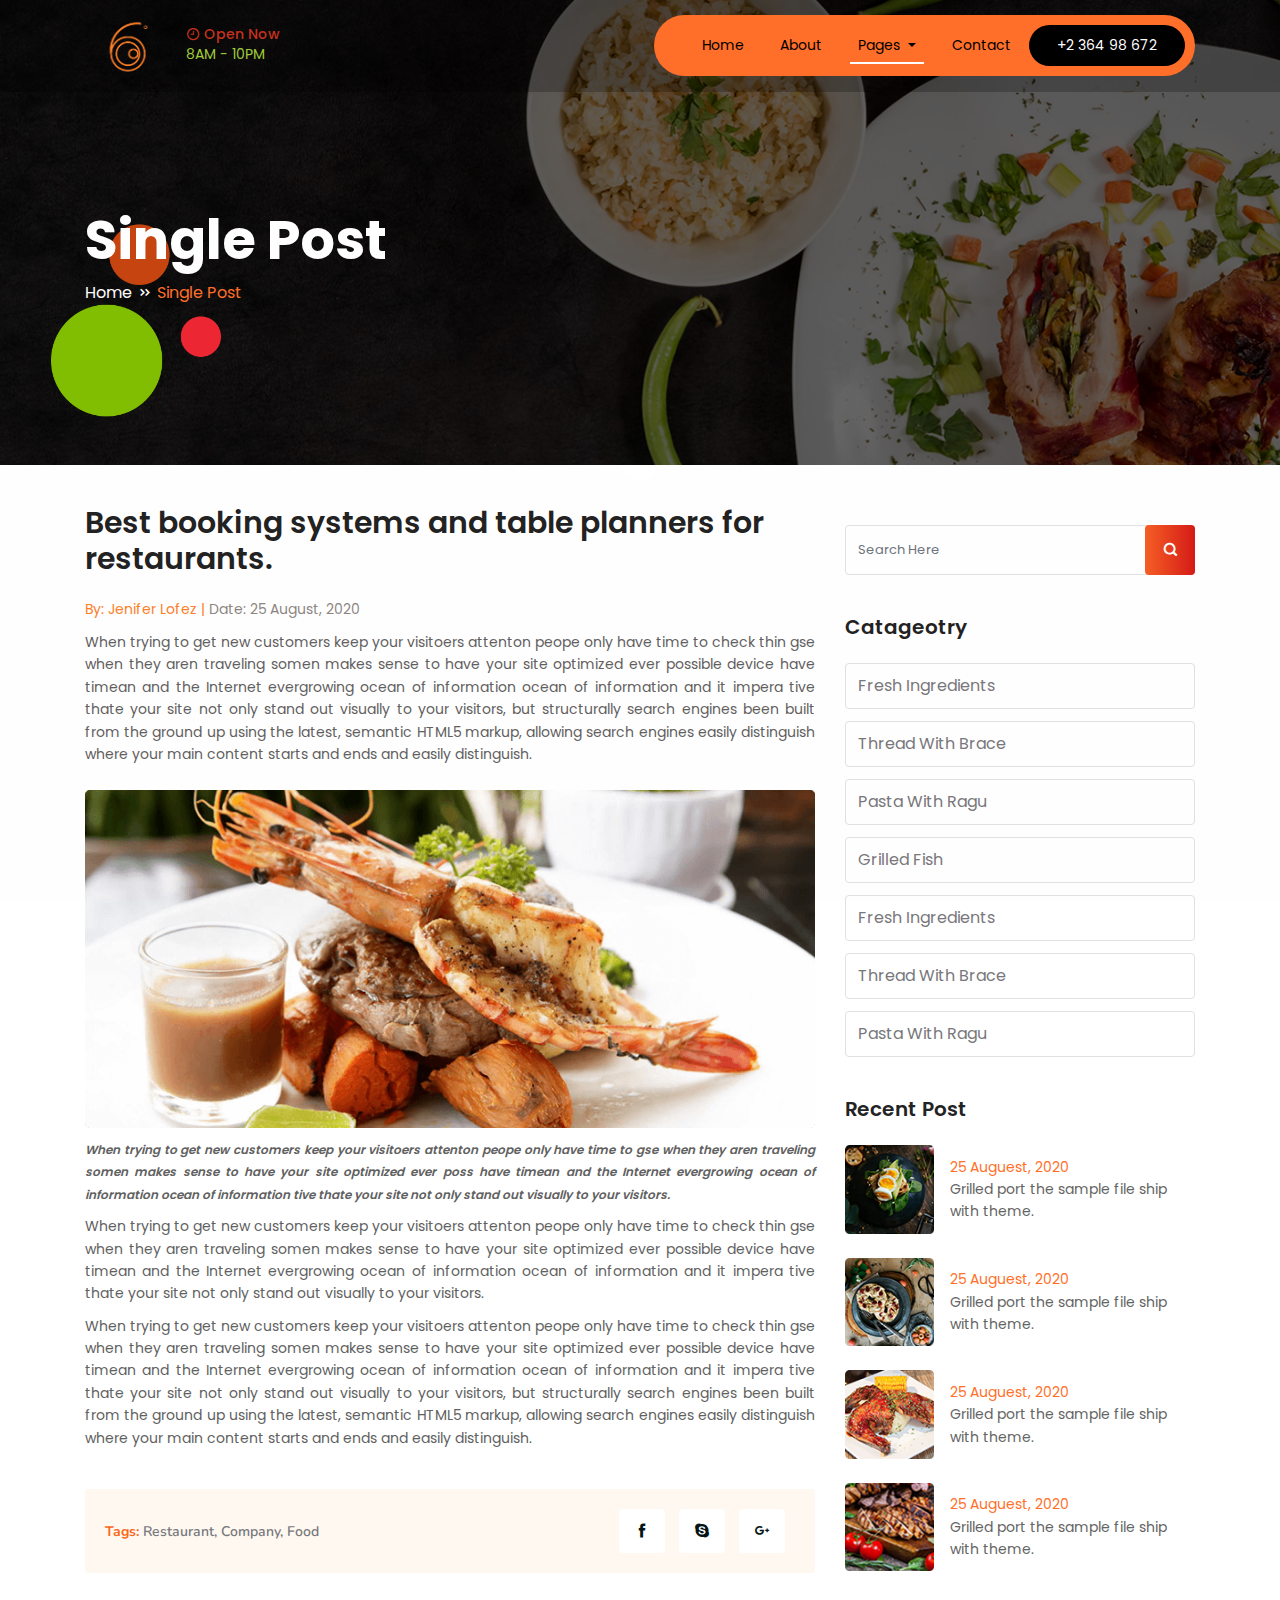
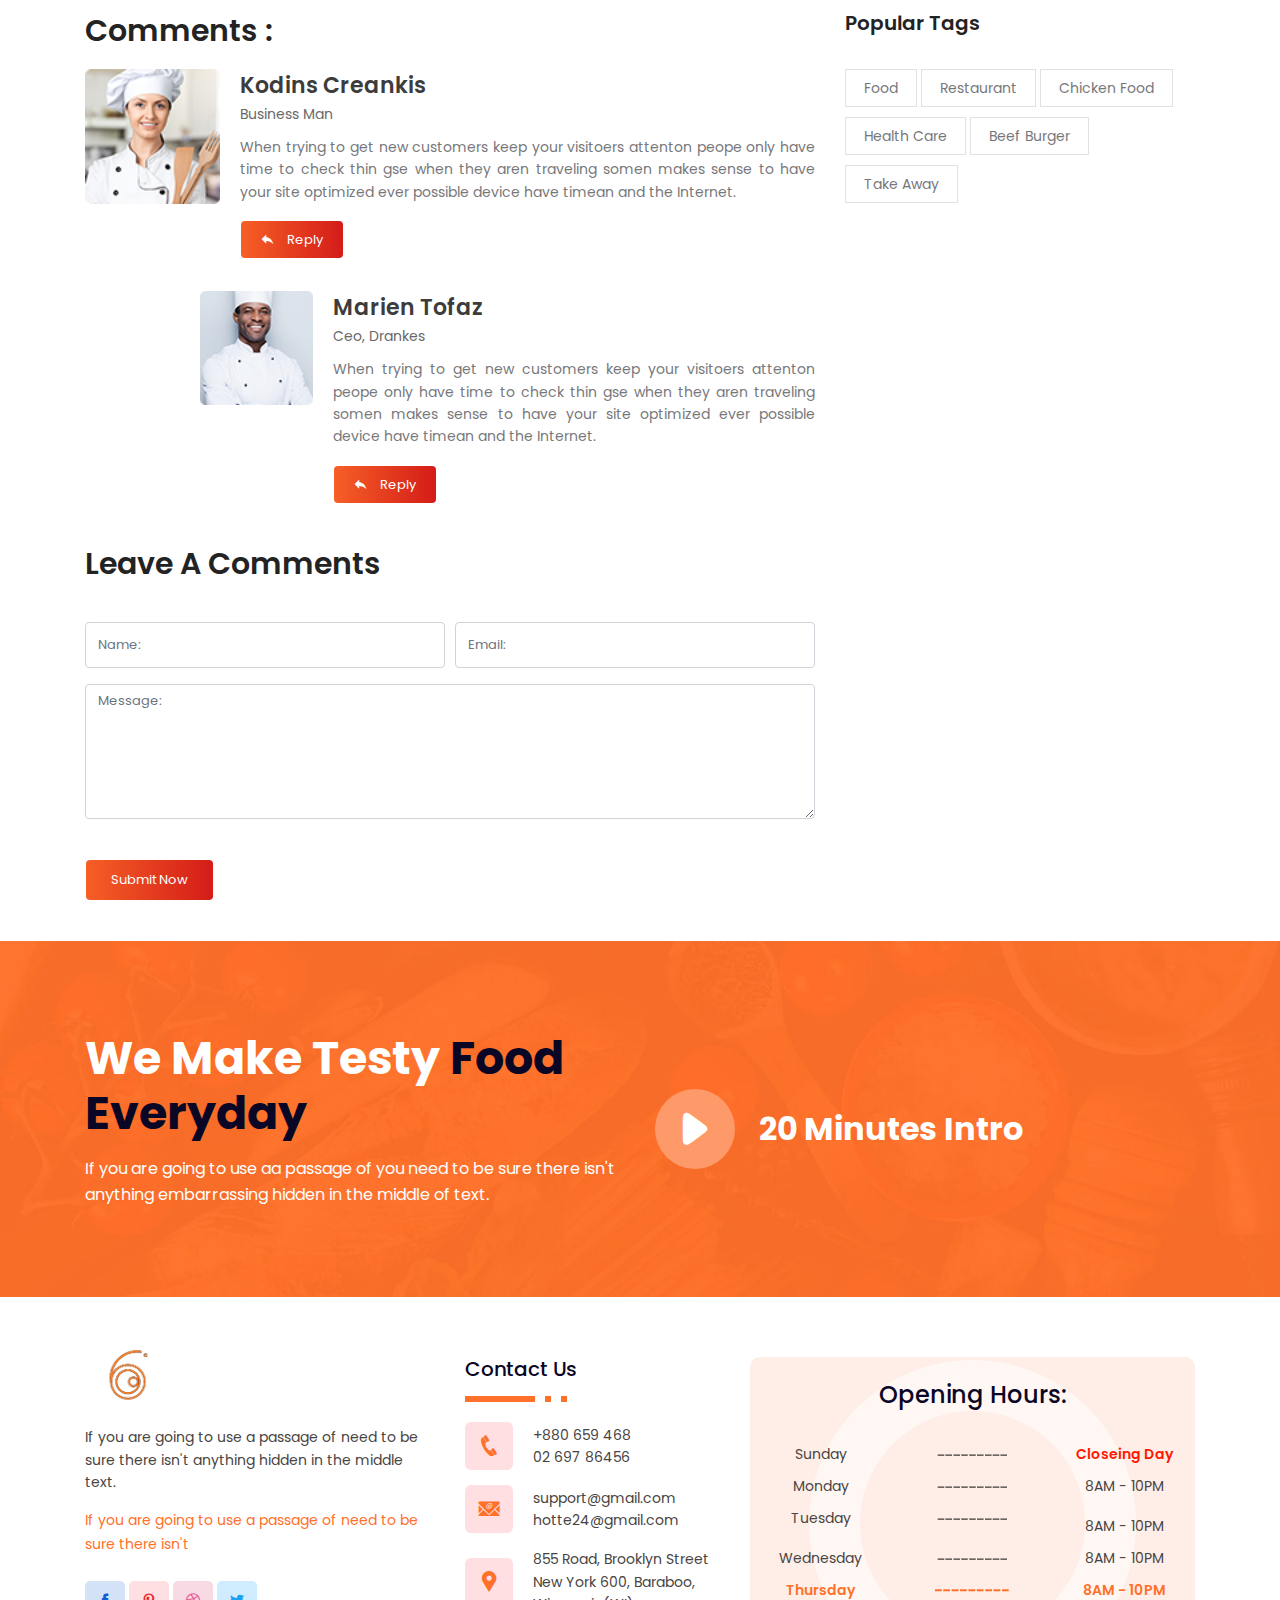
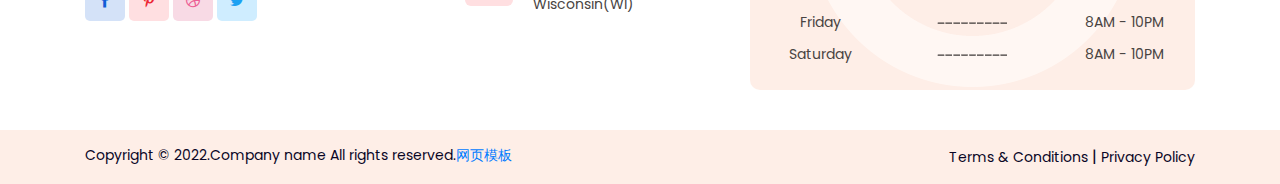
<file: singlepost.html>
<!DOCTYPE html>
<html class="no-js" lang="zxx">
<head>
    <meta charset="UTF-8">
    <meta name="viewport" content="width=device-width, initial-scale=1.0">
    <title>Single Post | Hotte</title>
    <!-- Google Fonts -->
    <link href="static/css/css2.css" rel="stylesheet">
    <!-- Icofont CSS -->
    <link rel="stylesheet" href="static/css/icofont.min.css">
    <!-- Bootstrap CSS -->
    <link rel="stylesheet" href="static/css/bootstrap.min.css">
    <!-- Venobox CSS -->
    <link rel="stylesheet" href="static/css/venobox.min.css">
    <!-- Style CSS -->
    <link rel="stylesheet" href="static/css/style.css">
    <!-- Responsive CSS -->
    <link rel="stylesheet" href="static/css/responsive.css">
</head>
<body>
    <!-- Goto TOP -->
    <div id="top-btn">
        <button class="btn top-btn"><i class="icofont-arrow-up"></i></button>
    </div>
    <!-- Preloader -->
    <div class="preloader-wrap">
        <div class="preloader">
            <span></span>
            <span></span>
            <span></span>
            <span></span>
        </div>
    </div>
    <!-- HEADER PART START -->
    <header>
        <div class="header py-1">
            <div class="container">
                <nav class="navbar navbar-expand-lg navbar-light px-0 py-0">
                    <a class="navbar-brand" href="index.html">
                        <div class="logo">
                            <img src="static/picture/logo.png" class="w-100 img-fluid" alt="">
                        </div>
                    </a>
                    <div class="open-time">
                        <h6><i class="icofont-clock-time"></i> Open Now</h6>
                        <span>8AM - 10PM</span>
                    </div>
                    <button class="navbar-toggler" type="button" data-toggle="collapse" data-target="#navbarSupportedContent" aria-controls="navbarSupportedContent" aria-expanded="false" aria-label="Toggle navigation">
                        <i class="icofont-navigation-menu"></i>
                    </button>

                    <div class="collapse navbar-collapse" id="navbarSupportedContent">
                        <ul class="navbar-nav navbar-custom">
                            <li class="nav-item">
                                <a class="nav-link" href="index.html">Home </a>
                            </li>
                            <li class="nav-item">
                                <a class="nav-link" href="about.html">About</a>
                            </li>
                            <li class="nav-item dropdown active">
                                <a class="nav-link dropdown-toggle" href="#" id="navbarDropdown" role="button" data-toggle="dropdown" aria-haspopup="true" aria-expanded="false">
                                    Pages
                                </a>
                                <div class="dropdown-menu" aria-labelledby="navbarDropdown">
                                    <a class="dropdown-item" href="blog.html">Blog</a>
                                    <a class="dropdown-item" href="">Single Post</a>
                                    <a class="dropdown-item" href="error.html">404_Error</a>
                                </div>
                            </li>
                            <li class="nav-item">
                                <a class="nav-link" href="contact.html">Contact</a>
                            </li>

                            <li class="nav-item last-menu-bg">
                                <span class="nav-link"><a href="#">+2 364 98 672</a></span>
                            </li>
                        </ul>
                    </div>
                </nav>
            </div>
        </div>
    </header>
    <!-- HEADER PART END -->

    <!-- HERO SECTION START -->
    <div class="hero-section">
        <div class="bubble">
            <img src="static/picture/bubble.png" alt="bubble-images " class="w-100 img-fluid">
        </div>
        <div class="container">
            <div class="row">
                <div class="col-sm-12 col-md-12 col-lg-12">
                    <div class="hero-sec-content">
                        <h1>Single Post</h1>
                        <ul>
                            <li><a href="index.html">Home</a><i class="icofont-double-right"></i></li>
                            <li>
                                <a href=""><span>Single Post</span></a>
                            </li>
                        </ul>
                    </div>
                </div>
            </div>
        </div>
    </div>
    <!-- HERO SECTION END -->

    <!-- BLOG DETAILS SECTION STRAT -->
    <div class="blog-details">
        <div class="container">
            <div class="row">
                <div class="col-xs-12 col-sm-12 col-md-12 col-lg-8">
                    <div class="blog-details-content">
                        <h3>Best booking systems and table planners for restaurants.</h3>
                        <div class="customer-name">
                            <span><a href="#">By: Jenifer Lofez | </a>Date: 25 August, 2020</span>
                        </div>
                        <p>
                            When trying to get new customers keep your visitoers attenton peope only have time to check thin gse when they aren traveling somen makes sense to have your site optimized ever possible device have timean and
                            the Internet evergrowing ocean of information ocean of information and it impera tive thate your site not only stand out visually to your visitors, but structurally search engines been built from the ground
                            up using the latest, semantic HTML5 markup, allowing search engines easily distinguish where your main content starts and ends and easily distinguish.
                        </p>
                        <div class="details-img">
                            <img src="static/picture/detailsimg.png" class="w-100 img-fluid" alt="">
                        </div>
                        <p>
                            <span>
                                <i>
                                    When trying to get new customers keep your visitoers attenton peope only have time to gse when they aren traveling somen makes sense to have your site optimized ever poss have timean and the Internet
                                    evergrowing ocean of information ocean of information tive thate your site not only stand out visually to your visitors.
                                </i>
                            </span>
                        </p>
                        <p>
                            When trying to get new customers keep your visitoers attenton peope only have time to check thin gse when they aren traveling somen makes sense to have your site optimized ever possible device have timean and
                            the Internet evergrowing ocean of information ocean of information and it impera tive thate your site not only stand out visually to your visitors.
                        </p>
                        <p>
                            When trying to get new customers keep your visitoers attenton peope only have time to check thin gse when they aren traveling somen makes sense to have your site optimized ever possible device have timean and
                            the Internet evergrowing ocean of information ocean of information and it impera tive thate your site not only stand out visually to your visitors, but structurally search engines been built from the ground
                            up using the latest, semantic HTML5 markup, allowing search engines easily distinguish where your main content starts and ends and easily distinguish.
                        </p>
                        <div class="tags-bar d-flex justify-content-between align-items-center">
                            <div class="tags">
                                <ul>
                                    <li>
                                        <a href="#"><span>Tags:</span></a>
                                    </li>
                                    <li><a href="#">Restaurant,</a></li>
                                    <li><a href="#">Company,</a></li>
                                    <li><a href="#">Food</a></li>
                                </ul>
                            </div>
                            <div class="social-media-icon">
                                <ul>
                                    <li>
                                        <a href="#"><i class="icofont-facebook"></i></a>
                                    </li>
                                    <li>
                                        <a href="#"><i class="icofont-skype"></i></a>
                                    </li>
                                    <li>
                                        <a href="#"><i class="icofont-google-plus"></i></a>
                                    </li>
                                </ul>
                            </div>
                        </div>
                        <div class="comment-box">
                            <h3>Comments :</h3>
                            <div class="comment d-flex">
                                <div class="person-img">
                                    <img src="static/picture/person1.png" class="w-100 img-fluid" alt="">
                                </div>
                                <div class="comment-content">
                                    <div class="person-name">
                                        <a href="#">Kodins Creankis</a>
                                    </div>
                                    <span>Business Man</span>
                                    <p>
                                        When trying to get new customers keep your visitoers attenton peope only have time to check thin gse when they aren traveling somen makes sense to have your site optimized ever possible device
                                        have timean and the Internet.
                                    </p>
                                    <div>
                                        <a href="#" class="reply-btn"><i class="icofont-reply"></i> Reply</a>
                                    </div>
                                </div>
                            </div>
                            <div class="reply-comment d-flex">
                                <div class="person-img">
                                    <img src="static/picture/person2.png" class="w-100 img-fluid" alt="">
                                </div>
                                <div class="comment-content">
                                    <div class="person-name">
                                        <a href="#">Marien Tofaz</a>
                                    </div>
                                    <span>Ceo, Drankes</span>
                                    <p>
                                        When trying to get new customers keep your visitoers attenton peope only have time to check thin gse when they aren traveling somen makes sense to have your site optimized ever possible device
                                        have timean and the Internet.
                                    </p>
                                    <div>
                                        <a href="#" class="reply-btn"><i class="icofont-reply"></i> Reply</a>
                                    </div>
                                </div>
                            </div>
                        </div>
                        <div class="blog_form">
                            <h3>Leave A Comments</h3>
                            <form action="#">
                                <div class="form-row mt-4">
                                    <div class="col-xs-12 col-sm-12 col-md-6 col-lg-6 col-xl-6 mt-3">
                                        <input type="text" class="form-control custom-input" id="name" name="name" value="" placeholder="Name:">
                                    </div>

                                    <div class="col-xs-12 col-sm-12 col-md-6 col-lg-6 col-xl-6 mt-3">
                                        <input type="email" class="form-control custom-input" id="email" name="email" value="" placeholder="Email:">
                                    </div>

                                    <div class="col-xs-12 col-sm-12 col-md-12 col-lg-12 col-xl-12 mt-3">
                                        <textarea class="form-control custom-textarea" id="message:" name="message:" rows="3" placeholder="Message:"></textarea>
                                    </div>
                                </div>

                                <button class="btn submit-btn">Submit Now</button>
                            </form>
                        </div>
                    </div>
                </div>

                <div class="col-xs-12 col-sm-12 col-md-12 col-lg-4">
                    <div class="blog_post">
                        <div class="form-row">
                            <div class="col-xs-12 col-sm-12 col-md-12 col-lg-12">
                                <div class="serach_btn">
                                    <form action="#">
                                        <div class="search_ber">
                                            <input type="text" class="form-control search_button" id="serach_button" name="serach_button" value="" placeholder="Search Here">
                                            <a href="#"><i class="icofont-search-1"></i></a>
                                        </div>
                                    </form>
                                </div>
                            </div>

                            <div class="col-xs-6 col-sm-6 col-md-6 col-lg-12">
                                <div class="catageory">
                                    <h4>Catageotry</h4>
                                    <div class="catageory-list mt-4">
                                        <ul>
                                            <li><a href="#">Fresh Ingredients</a></li>
                                            <li><a href="#">Thread With Brace</a></li>
                                            <li><a href="#">Pasta With Ragu</a></li>
                                            <li><a href="#">Grilled Fish</a></li>
                                            <li><a href="#">Fresh Ingredients</a></li>
                                            <li><a href="#">Thread With Brace</a></li>
                                            <li><a href="#">Pasta With Ragu</a></li>
                                        </ul>
                                    </div>
                                </div>
                            </div>

                            <div class="col-xs-6 col-sm-6 col-md-6 col-lg-12">
                                <div class="recent-post">
                                    <h4>Recent Post</h4>
                                    <div class="recent d-flex align-items-center mt-4">
                                        <div class="recent-img">
                                            <a href="#"> <img src="static/picture/recent1.png" class="w-100" alt=""></a>
                                        </div>
                                        <div class="recent-content ml-3">
                                            <span><a href="#">25 Auguest, 2020</a></span>
                                            <a href="#">Grilled port the sample file ship with theme.</a>
                                        </div>
                                    </div>

                                    <div class="recent d-flex align-items-center mt-4">
                                        <div class="recent-img">
                                            <a href="#"><img src="static/picture/recent2.png" class="w-100" alt=""></a>
                                        </div>
                                        <div class="recent-content ml-3">
                                            <span><a href="#">25 Auguest, 2020</a></span>
                                            <a href="#">Grilled port the sample file ship with theme.</a>
                                        </div>
                                    </div>

                                    <div class="recent d-flex align-items-center mt-4">
                                        <div class="recent-img">
                                            <a href="#"> <img src="static/picture/recent3.png" class="w-100" alt=""></a>
                                        </div>
                                        <div class="recent-content ml-3">
                                            <span><a href="#">25 Auguest, 2020</a></span>
                                            <a href="#">Grilled port the sample file ship with theme.</a>
                                        </div>
                                    </div>

                                    <div class="recent d-flex align-items-center mt-4">
                                        <div class="recent-img">
                                            <a href="#"> <img src="static/picture/recent4.png" class="w-100" alt=""></a>
                                        </div>
                                        <div class="recent-content ml-3">
                                            <span><a href="#">25 Auguest, 2020</a></span>
                                            <a href="#">Grilled port the sample file ship with theme.</a>
                                        </div>
                                    </div>
                                </div>
                            </div>

                            <div class="col-md-12">
                                <div class="popular-tag">
                                    <h4>Popular Tags</h4>
                                    <div class="tag-list mt-4">
                                        <ul>
                                            <li><a href="#">Food</a></li>
                                            <li><a href="#">Restaurant</a></li>
                                            <li><a href="#">Chicken Food</a></li>
                                            <li><a href="#">Health Care</a></li>
                                            <li><a href="#">Beef Burger</a></li>
                                            <li><a href="#">Take Away</a></li>
                                        </ul>
                                    </div>
                                </div>
                            </div>
                        </div>
                    </div>
                </div>
            </div>
        </div>
    </div>
    <!-- BLOG DETAILS SECTION END -->

    <!-- TESTY FOOD SECTION START -->
    <div class="testy-section">
        <div class="container">
            <div class="row align-items-center">
                <div class="col-md-6 col-lg-6">
                    <div class="testy-content">
                        <h3>We make testy <span>food everyday</span></h3>
                        <p>If you are going to use aa passage of you need to be sure there isn't anything embarrassing hidden in the middle of text.</p>
                    </div>
                </div>
                <div class="col-md-6 col-lg-6 text-center">
                    <div class="video-content">
                        <div class="video">
                            <a href="javascript:;" class="venobox" data-autoplay="true" data-vbtype="video">
                                <i class="icofont-ui-play"></i>
                            </a>
                        </div>
                        <span>20 Minutes Intro</span>
                    </div>
                </div>
            </div>
        </div>
    </div>
    <!-- TESTY FOOD SECTION END -->

    <!--FOOTER TOP SECTION START-->
    <div class="footer-top">
        <div class="container">
            <div class="row">
                <div class="col-xs-12 col-sm-6 col-md-6 col-lg-4">
                    <div class="footer-top-content">
                        <div class="logo">
                            <img src="static/picture/logo.png" class="w-100 img-fluid" alt="">
                        </div>
                        <p>If you are going to use a passage of need to be sure there isn't anything hidden in the middle text.</p>
                        <span>If you are going to use a passage of need to be sure there isn't</span>
                        <ul class="social-icon-list">
                            <li>
                                <a href="#"><i class="icofont-facebook"></i></a>
                            </li>
                            <li class="social-icon custom-icon-pinterest">
                                <a href="#"><i class="icofont-pinterest"></i></a>
                            </li>
                            <li class="social-icon custom-icon-dribbble">
                                <a href="#"><i class="icofont-dribbble"></i></a>
                            </li>
                            <li class="social-icon custom-icon-twitter">
                                <a href="#"><i class="icofont-twitter"></i></a>
                            </li>
                        </ul>
                    </div>
                </div>

                <div class="col-xs-12 col-sm-6 col-md-6 col-lg-3">
                    <div class="contact-content">
                        <h3>Contact Us</h3>
                        <img src="static/picture/border.png" alt="">
                        <div class="contact-info d-flex align-items-center">
                            <div class="icon"><i class="icofont-phone"></i></div>
                            <div class="info">
                                <a href="#">+880 659 468</a>
                                <a href="#">02 697 86456</a>
                            </div>
                        </div>
                        <div class="contact-info d-flex align-items-center">
                            <div class="icon"><i class="icofont-email"></i></div>
                            <div class="info">
                                <a href="#">support@gmail.com</a>
                                <a href="#">hotte24@gmail.com</a>
                            </div>
                        </div>
                        <div class="contact-info d-flex align-items-center">
                            <div class="icon"><i class="icofont-google-map"></i></div>
                            <div class="info">
                                <a href="#">855 Road, Brooklyn Street New York 600, Baraboo, Wisconsin(WI)</a>
                            </div>
                        </div>
                    </div>
                </div>

                <div class="col-xs-12 col-sm-12 col-md-12 col-lg-5">
                    <div class="opening-hours">
                        <div class="opening-content">
                            <h3>Opening Hours:</h3>
                            <div class="row mt-4">
                                <div class="col-4 mt-2">
                                    <span>Sunday</span>
                                </div>
                                <div class="col-4 mt-2">
                                    <img src="static/picture/line2.png" alt="">
                                </div>
                                <div class="col-4 mt-2">
                                    <span class="closeing-day">Closeing Day</span>
                                </div>
                                <div class="col-4 mt-2">
                                    <span>Monday</span>
                                </div>
                                <div class="col-4 mt-2">
                                    <img src="static/picture/line2.png" alt="">
                                </div>
                                <div class="col-4 mt-2">
                                    <span>8AM - 10PM</span>
                                </div>
                                <div class="col-4 mt-2">
                                    <span>Tuesday</span>
                                </div>
                                <div class="col-4 mt-2">
                                    <img src="static/picture/line2.png" alt="">
                                </div>
                                <div class="col-4 mt-3">
                                    <span>8AM - 10PM</span>
                                </div>
                                <div class="col-4 mt-2">
                                    <span>Wednesday</span>
                                </div>
                                <div class="col-4 mt-2">
                                    <img src="static/picture/line2.png" alt="">
                                </div>
                                <div class="col-4 mt-2">
                                    <span>8AM - 10PM</span>
                                </div>
                                <div class="col-4 mt-2">
                                    <span class="custom-date-span">Thursday</span>
                                </div>
                                <div class="col-4 mt-2">
                                    <img src="static/picture/line3.png" alt="">
                                </div>
                                <div class="col-4 mt-2">
                                    <span class="custom-date-span">8AM - 10PM</span>
                                </div>
                                <div class="col-4 mt-2">
                                    <span>Friday</span>
                                </div>
                                <div class="col-4 mt-2">
                                    <img src="static/picture/line2.png" alt="">
                                </div>
                                <div class="col-4 mt-2">
                                    <span>8AM - 10PM</span>
                                </div>
                                <div class="col-4 mt-2">
                                    <span>Saturday</span>
                                </div>
                                <div class="col-4 mt-2">
                                    <img src="static/picture/line2.png" alt="">
                                </div>
                                <div class="col-4 mt-2">
                                    <span>8AM - 10PM</span>
                                </div>
                            </div>
                        </div>
                    </div>
                </div>
            </div>
        </div>
    </div>
    <!--FOOTER TOP SECTION END-->
    <!--FOOTER BOTTOM START-->
    <div class="footer-bootom">
        <div class="container">
            <div class="row">
                <div class="col-xs-12 col-sm-12 col-md-7 col-lg-7 col-xl-7">
                    <div class="copyright-txt">
                        <p>Copyright &copy; 2022.Company name All rights reserved.<a target="_blank" href="https://sc.chinaz.com/moban/">&#x7F51;&#x9875;&#x6A21;&#x677F;</a></p>
                    </div>
                </div>
                <div class="col-xs-12 col-sm-12 col-md-5 col-lg-5 col-xl-5">
                    <div class="terms">
                        <span><a href="#">Terms & Conditions</a> | <a href="#">Privacy Policy</a></span>
                    </div>
                </div>
            </div>
        </div>
    </div>
    <!--FOOTER BOTTOM END-->

    <!-- jQuery JS -->
    <script src="static/js/jquery-3.5.1.min.js"></script>
    <!-- Popper JS -->
    <script src="static/js/popper.min.js"></script>
    <!-- Venobox JS -->
    <script src="static/js/venobox.min.js"></script>
    <!-- Bootstrap JS -->
    <script src="static/js/bootstrap.min.js"></script>
    <!-- main.js -->
    <script src="static/js/main.js"></script>
</body>
</html>
</file>
<file: static/css/css2.css>
/* cyrillic-ext */
@font-face {
  font-family: 'Nunito';
  font-style: normal;
  font-weight: 300;
  font-display: swap;
  src: url(../font/XRXV3I6Li01BKofIOOaBXso.woff2) format('woff2');
  unicode-range: U+0460-052F, U+1C80-1C88, U+20B4, U+2DE0-2DFF, U+A640-A69F, U+FE2E-FE2F;
}
/* cyrillic */
@font-face {
  font-family: 'Nunito';
  font-style: normal;
  font-weight: 300;
  font-display: swap;
  src: url(../font/XRXV3I6Li01BKofIMeaBXso.woff2) format('woff2');
  unicode-range: U+0400-045F, U+0490-0491, U+04B0-04B1, U+2116;
}
/* vietnamese */
@font-face {
  font-family: 'Nunito';
  font-style: normal;
  font-weight: 300;
  font-display: swap;
  src: url(../font/XRXV3I6Li01BKofIOuaBXso.woff2) format('woff2');
  unicode-range: U+0102-0103, U+0110-0111, U+0128-0129, U+0168-0169, U+01A0-01A1, U+01AF-01B0, U+1EA0-1EF9, U+20AB;
}
/* latin-ext */
@font-face {
  font-family: 'Nunito';
  font-style: normal;
  font-weight: 300;
  font-display: swap;
  src: url(../font/XRXV3I6Li01BKofIO-aBXso.woff2) format('woff2');
  unicode-range: U+0100-024F, U+0259, U+1E00-1EFF, U+2020, U+20A0-20AB, U+20AD-20CF, U+2113, U+2C60-2C7F, U+A720-A7FF;
}
/* latin */
@font-face {
  font-family: 'Nunito';
  font-style: normal;
  font-weight: 300;
  font-display: swap;
  src: url(../font/XRXV3I6Li01BKofINeaB.woff2) format('woff2');
  unicode-range: U+0000-00FF, U+0131, U+0152-0153, U+02BB-02BC, U+02C6, U+02DA, U+02DC, U+2000-206F, U+2074, U+20AC, U+2122, U+2191, U+2193, U+2212, U+2215, U+FEFF, U+FFFD;
}
/* cyrillic-ext */
@font-face {
  font-family: 'Nunito';
  font-style: normal;
  font-weight: 400;
  font-display: swap;
  src: url(../font/XRXV3I6Li01BKofIOOaBXso.woff2) format('woff2');
  unicode-range: U+0460-052F, U+1C80-1C88, U+20B4, U+2DE0-2DFF, U+A640-A69F, U+FE2E-FE2F;
}
/* cyrillic */
@font-face {
  font-family: 'Nunito';
  font-style: normal;
  font-weight: 400;
  font-display: swap;
  src: url(../font/XRXV3I6Li01BKofIMeaBXso.woff2) format('woff2');
  unicode-range: U+0400-045F, U+0490-0491, U+04B0-04B1, U+2116;
}
/* vietnamese */
@font-face {
  font-family: 'Nunito';
  font-style: normal;
  font-weight: 400;
  font-display: swap;
  src: url(../font/XRXV3I6Li01BKofIOuaBXso.woff2) format('woff2');
  unicode-range: U+0102-0103, U+0110-0111, U+0128-0129, U+0168-0169, U+01A0-01A1, U+01AF-01B0, U+1EA0-1EF9, U+20AB;
}
/* latin-ext */
@font-face {
  font-family: 'Nunito';
  font-style: normal;
  font-weight: 400;
  font-display: swap;
  src: url(../font/XRXV3I6Li01BKofIO-aBXso.woff2) format('woff2');
  unicode-range: U+0100-024F, U+0259, U+1E00-1EFF, U+2020, U+20A0-20AB, U+20AD-20CF, U+2113, U+2C60-2C7F, U+A720-A7FF;
}
/* latin */
@font-face {
  font-family: 'Nunito';
  font-style: normal;
  font-weight: 400;
  font-display: swap;
  src: url(../font/XRXV3I6Li01BKofINeaB.woff2) format('woff2');
  unicode-range: U+0000-00FF, U+0131, U+0152-0153, U+02BB-02BC, U+02C6, U+02DA, U+02DC, U+2000-206F, U+2074, U+20AC, U+2122, U+2191, U+2193, U+2212, U+2215, U+FEFF, U+FFFD;
}
/* cyrillic-ext */
@font-face {
  font-family: 'Nunito';
  font-style: normal;
  font-weight: 600;
  font-display: swap;
  src: url(../font/XRXV3I6Li01BKofIOOaBXso.woff2) format('woff2');
  unicode-range: U+0460-052F, U+1C80-1C88, U+20B4, U+2DE0-2DFF, U+A640-A69F, U+FE2E-FE2F;
}
/* cyrillic */
@font-face {
  font-family: 'Nunito';
  font-style: normal;
  font-weight: 600;
  font-display: swap;
  src: url(../font/XRXV3I6Li01BKofIMeaBXso.woff2) format('woff2');
  unicode-range: U+0400-045F, U+0490-0491, U+04B0-04B1, U+2116;
}
/* vietnamese */
@font-face {
  font-family: 'Nunito';
  font-style: normal;
  font-weight: 600;
  font-display: swap;
  src: url(../font/XRXV3I6Li01BKofIOuaBXso.woff2) format('woff2');
  unicode-range: U+0102-0103, U+0110-0111, U+0128-0129, U+0168-0169, U+01A0-01A1, U+01AF-01B0, U+1EA0-1EF9, U+20AB;
}
/* latin-ext */
@font-face {
  font-family: 'Nunito';
  font-style: normal;
  font-weight: 600;
  font-display: swap;
  src: url(../font/XRXV3I6Li01BKofIO-aBXso.woff2) format('woff2');
  unicode-range: U+0100-024F, U+0259, U+1E00-1EFF, U+2020, U+20A0-20AB, U+20AD-20CF, U+2113, U+2C60-2C7F, U+A720-A7FF;
}
/* latin */
@font-face {
  font-family: 'Nunito';
  font-style: normal;
  font-weight: 600;
  font-display: swap;
  src: url(../font/XRXV3I6Li01BKofINeaB.woff2) format('woff2');
  unicode-range: U+0000-00FF, U+0131, U+0152-0153, U+02BB-02BC, U+02C6, U+02DA, U+02DC, U+2000-206F, U+2074, U+20AC, U+2122, U+2191, U+2193, U+2212, U+2215, U+FEFF, U+FFFD;
}
/* cyrillic-ext */
@font-face {
  font-family: 'Nunito';
  font-style: normal;
  font-weight: 700;
  font-display: swap;
  src: url(../font/XRXV3I6Li01BKofIOOaBXso.woff2) format('woff2');
  unicode-range: U+0460-052F, U+1C80-1C88, U+20B4, U+2DE0-2DFF, U+A640-A69F, U+FE2E-FE2F;
}
/* cyrillic */
@font-face {
  font-family: 'Nunito';
  font-style: normal;
  font-weight: 700;
  font-display: swap;
  src: url(../font/XRXV3I6Li01BKofIMeaBXso.woff2) format('woff2');
  unicode-range: U+0400-045F, U+0490-0491, U+04B0-04B1, U+2116;
}
/* vietnamese */
@font-face {
  font-family: 'Nunito';
  font-style: normal;
  font-weight: 700;
  font-display: swap;
  src: url(../font/XRXV3I6Li01BKofIOuaBXso.woff2) format('woff2');
  unicode-range: U+0102-0103, U+0110-0111, U+0128-0129, U+0168-0169, U+01A0-01A1, U+01AF-01B0, U+1EA0-1EF9, U+20AB;
}
/* latin-ext */
@font-face {
  font-family: 'Nunito';
  font-style: normal;
  font-weight: 700;
  font-display: swap;
  src: url(../font/XRXV3I6Li01BKofIO-aBXso.woff2) format('woff2');
  unicode-range: U+0100-024F, U+0259, U+1E00-1EFF, U+2020, U+20A0-20AB, U+20AD-20CF, U+2113, U+2C60-2C7F, U+A720-A7FF;
}
/* latin */
@font-face {
  font-family: 'Nunito';
  font-style: normal;
  font-weight: 700;
  font-display: swap;
  src: url(../font/XRXV3I6Li01BKofINeaB.woff2) format('woff2');
  unicode-range: U+0000-00FF, U+0131, U+0152-0153, U+02BB-02BC, U+02C6, U+02DA, U+02DC, U+2000-206F, U+2074, U+20AC, U+2122, U+2191, U+2193, U+2212, U+2215, U+FEFF, U+FFFD;
}
/* cyrillic-ext */
@font-face {
  font-family: 'Nunito';
  font-style: normal;
  font-weight: 800;
  font-display: swap;
  src: url(../font/XRXV3I6Li01BKofIOOaBXso.woff2) format('woff2');
  unicode-range: U+0460-052F, U+1C80-1C88, U+20B4, U+2DE0-2DFF, U+A640-A69F, U+FE2E-FE2F;
}
/* cyrillic */
@font-face {
  font-family: 'Nunito';
  font-style: normal;
  font-weight: 800;
  font-display: swap;
  src: url(../font/XRXV3I6Li01BKofIMeaBXso.woff2) format('woff2');
  unicode-range: U+0400-045F, U+0490-0491, U+04B0-04B1, U+2116;
}
/* vietnamese */
@font-face {
  font-family: 'Nunito';
  font-style: normal;
  font-weight: 800;
  font-display: swap;
  src: url(../font/XRXV3I6Li01BKofIOuaBXso.woff2) format('woff2');
  unicode-range: U+0102-0103, U+0110-0111, U+0128-0129, U+0168-0169, U+01A0-01A1, U+01AF-01B0, U+1EA0-1EF9, U+20AB;
}
/* latin-ext */
@font-face {
  font-family: 'Nunito';
  font-style: normal;
  font-weight: 800;
  font-display: swap;
  src: url(../font/XRXV3I6Li01BKofIO-aBXso.woff2) format('woff2');
  unicode-range: U+0100-024F, U+0259, U+1E00-1EFF, U+2020, U+20A0-20AB, U+20AD-20CF, U+2113, U+2C60-2C7F, U+A720-A7FF;
}
/* latin */
@font-face {
  font-family: 'Nunito';
  font-style: normal;
  font-weight: 800;
  font-display: swap;
  src: url(../font/XRXV3I6Li01BKofINeaB.woff2) format('woff2');
  unicode-range: U+0000-00FF, U+0131, U+0152-0153, U+02BB-02BC, U+02C6, U+02DA, U+02DC, U+2000-206F, U+2074, U+20AC, U+2122, U+2191, U+2193, U+2212, U+2215, U+FEFF, U+FFFD;
}
/* devanagari */
@font-face {
  font-family: 'Poppins';
  font-style: normal;
  font-weight: 300;
  font-display: swap;
  src: url(../font/pxiByp8kv8JHgFVrLDz8Z11lFc-K.woff2) format('woff2');
  unicode-range: U+0900-097F, U+1CD0-1CF6, U+1CF8-1CF9, U+200C-200D, U+20A8, U+20B9, U+25CC, U+A830-A839, U+A8E0-A8FB;
}
/* latin-ext */
@font-face {
  font-family: 'Poppins';
  font-style: normal;
  font-weight: 300;
  font-display: swap;
  src: url(../font/pxiByp8kv8JHgFVrLDz8Z1JlFc-K.woff2) format('woff2');
  unicode-range: U+0100-024F, U+0259, U+1E00-1EFF, U+2020, U+20A0-20AB, U+20AD-20CF, U+2113, U+2C60-2C7F, U+A720-A7FF;
}
/* latin */
@font-face {
  font-family: 'Poppins';
  font-style: normal;
  font-weight: 300;
  font-display: swap;
  src: url(../font/pxiByp8kv8JHgFVrLDz8Z1xlFQ.woff2) format('woff2');
  unicode-range: U+0000-00FF, U+0131, U+0152-0153, U+02BB-02BC, U+02C6, U+02DA, U+02DC, U+2000-206F, U+2074, U+20AC, U+2122, U+2191, U+2193, U+2212, U+2215, U+FEFF, U+FFFD;
}
/* devanagari */
@font-face {
  font-family: 'Poppins';
  font-style: normal;
  font-weight: 400;
  font-display: swap;
  src: url(../font/pxiEyp8kv8JHgFVrJJbecmNE.woff2) format('woff2');
  unicode-range: U+0900-097F, U+1CD0-1CF6, U+1CF8-1CF9, U+200C-200D, U+20A8, U+20B9, U+25CC, U+A830-A839, U+A8E0-A8FB;
}
/* latin-ext */
@font-face {
  font-family: 'Poppins';
  font-style: normal;
  font-weight: 400;
  font-display: swap;
  src: url(../font/pxiEyp8kv8JHgFVrJJnecmNE.woff2) format('woff2');
  unicode-range: U+0100-024F, U+0259, U+1E00-1EFF, U+2020, U+20A0-20AB, U+20AD-20CF, U+2113, U+2C60-2C7F, U+A720-A7FF;
}
/* latin */
@font-face {
  font-family: 'Poppins';
  font-style: normal;
  font-weight: 400;
  font-display: swap;
  src: url(../font/pxiEyp8kv8JHgFVrJJfecg.woff2) format('woff2');
  unicode-range: U+0000-00FF, U+0131, U+0152-0153, U+02BB-02BC, U+02C6, U+02DA, U+02DC, U+2000-206F, U+2074, U+20AC, U+2122, U+2191, U+2193, U+2212, U+2215, U+FEFF, U+FFFD;
}
/* devanagari */
@font-face {
  font-family: 'Poppins';
  font-style: normal;
  font-weight: 500;
  font-display: swap;
  src: url(../font/pxiByp8kv8JHgFVrLGT9Z11lFc-K.woff2) format('woff2');
  unicode-range: U+0900-097F, U+1CD0-1CF6, U+1CF8-1CF9, U+200C-200D, U+20A8, U+20B9, U+25CC, U+A830-A839, U+A8E0-A8FB;
}
/* latin-ext */
@font-face {
  font-family: 'Poppins';
  font-style: normal;
  font-weight: 500;
  font-display: swap;
  src: url(../font/pxiByp8kv8JHgFVrLGT9Z1JlFc-K.woff2) format('woff2');
  unicode-range: U+0100-024F, U+0259, U+1E00-1EFF, U+2020, U+20A0-20AB, U+20AD-20CF, U+2113, U+2C60-2C7F, U+A720-A7FF;
}
/* latin */
@font-face {
  font-family: 'Poppins';
  font-style: normal;
  font-weight: 500;
  font-display: swap;
  src: url(../font/pxiByp8kv8JHgFVrLGT9Z1xlFQ.woff2) format('woff2');
  unicode-range: U+0000-00FF, U+0131, U+0152-0153, U+02BB-02BC, U+02C6, U+02DA, U+02DC, U+2000-206F, U+2074, U+20AC, U+2122, U+2191, U+2193, U+2212, U+2215, U+FEFF, U+FFFD;
}
/* devanagari */
@font-face {
  font-family: 'Poppins';
  font-style: normal;
  font-weight: 600;
  font-display: swap;
  src: url(../font/pxiByp8kv8JHgFVrLEj6Z11lFc-K.woff2) format('woff2');
  unicode-range: U+0900-097F, U+1CD0-1CF6, U+1CF8-1CF9, U+200C-200D, U+20A8, U+20B9, U+25CC, U+A830-A839, U+A8E0-A8FB;
}
/* latin-ext */
@font-face {
  font-family: 'Poppins';
  font-style: normal;
  font-weight: 600;
  font-display: swap;
  src: url(../font/pxiByp8kv8JHgFVrLEj6Z1JlFc-K.woff2) format('woff2');
  unicode-range: U+0100-024F, U+0259, U+1E00-1EFF, U+2020, U+20A0-20AB, U+20AD-20CF, U+2113, U+2C60-2C7F, U+A720-A7FF;
}
/* latin */
@font-face {
  font-family: 'Poppins';
  font-style: normal;
  font-weight: 600;
  font-display: swap;
  src: url(../font/pxiByp8kv8JHgFVrLEj6Z1xlFQ.woff2) format('woff2');
  unicode-range: U+0000-00FF, U+0131, U+0152-0153, U+02BB-02BC, U+02C6, U+02DA, U+02DC, U+2000-206F, U+2074, U+20AC, U+2122, U+2191, U+2193, U+2212, U+2215, U+FEFF, U+FFFD;
}
/* devanagari */
@font-face {
  font-family: 'Poppins';
  font-style: normal;
  font-weight: 700;
  font-display: swap;
  src: url(../font/pxiByp8kv8JHgFVrLCz7Z11lFc-K.woff2) format('woff2');
  unicode-range: U+0900-097F, U+1CD0-1CF6, U+1CF8-1CF9, U+200C-200D, U+20A8, U+20B9, U+25CC, U+A830-A839, U+A8E0-A8FB;
}
/* latin-ext */
@font-face {
  font-family: 'Poppins';
  font-style: normal;
  font-weight: 700;
  font-display: swap;
  src: url(../font/pxiByp8kv8JHgFVrLCz7Z1JlFc-K.woff2) format('woff2');
  unicode-range: U+0100-024F, U+0259, U+1E00-1EFF, U+2020, U+20A0-20AB, U+20AD-20CF, U+2113, U+2C60-2C7F, U+A720-A7FF;
}
/* latin */
@font-face {
  font-family: 'Poppins';
  font-style: normal;
  font-weight: 700;
  font-display: swap;
  src: url(../font/pxiByp8kv8JHgFVrLCz7Z1xlFQ.woff2) format('woff2');
  unicode-range: U+0000-00FF, U+0131, U+0152-0153, U+02BB-02BC, U+02C6, U+02DA, U+02DC, U+2000-206F, U+2074, U+20AC, U+2122, U+2191, U+2193, U+2212, U+2215, U+FEFF, U+FFFD;
}
/* devanagari */
@font-face {
  font-family: 'Poppins';
  font-style: normal;
  font-weight: 800;
  font-display: swap;
  src: url(../font/pxiByp8kv8JHgFVrLDD4Z11lFc-K.woff2) format('woff2');
  unicode-range: U+0900-097F, U+1CD0-1CF6, U+1CF8-1CF9, U+200C-200D, U+20A8, U+20B9, U+25CC, U+A830-A839, U+A8E0-A8FB;
}
/* latin-ext */
@font-face {
  font-family: 'Poppins';
  font-style: normal;
  font-weight: 800;
  font-display: swap;
  src: url(../font/pxiByp8kv8JHgFVrLDD4Z1JlFc-K.woff2) format('woff2');
  unicode-range: U+0100-024F, U+0259, U+1E00-1EFF, U+2020, U+20A0-20AB, U+20AD-20CF, U+2113, U+2C60-2C7F, U+A720-A7FF;
}
/* latin */
@font-face {
  font-family: 'Poppins';
  font-style: normal;
  font-weight: 800;
  font-display: swap;
  src: url(../font/pxiByp8kv8JHgFVrLDD4Z1xlFQ.woff2) format('woff2');
  unicode-range: U+0000-00FF, U+0131, U+0152-0153, U+02BB-02BC, U+02C6, U+02DA, U+02DC, U+2000-206F, U+2074, U+20AC, U+2122, U+2191, U+2193, U+2212, U+2215, U+FEFF, U+FFFD;
}
</file>
<file: static/css/style.css>
/*-----BASIC CSS ---- */
* {
    margin: 0;
    padding: 0;
    box-sizing: border-box;
    -webkit-box-sizing: border-box;
    -moz-box-sizing: border-box;
}

body {
    color: #0a0626;
    font-family: "Poppins", sans-serif;
    font-size: 16px;
    line-height: 1.5;
}

h1,
h2,
h3,
h4,
h5,
h6,
p {
    margin: 0;
}

h1 {
    font-size: 48px;
    font-family: "Poppins", sans-serif;
}

h2 {
    font-size: 36px;
}

h3 {
    font-size: 28px;
}

h4 {
    font-size: 18px;
    font-weight: 600;
}

embed,
iframe,
object {
    max-width: 100%;
}

ul {
    margin: 0;
    padding: 0;
    list-style: none;
}

a,
a:active,
a:focus,
a:hover,
button {
    text-decoration: none;
    outline: 0;
}

a:active,
a:focus,
a:hover {
    color: #fff;
}

li a {
    color: #fff;
}

a:hover,
button:hover {
    -webkit-transition: all 0.3s ease-in;
    -o-transition: all 0.3s ease-in;
    -moz-transition: all 0.3s ease-in;
    transition: all 0.3s ease-in;
}

/*----- BASIC CSS -----*/

/* HIDDEN CSS */

.pr-none {
    padding-right: 0px !important;
}
.custom-date-span {
    color: #ff702a !important;
    font-weight: 600 !important;
}
.closeing-day {
    color: #ff1800 !important;
    font-weight: 600;
}

.image-text {
    width: 220px;
    margin-left: 20px;
}

.image-text h2 {
    color: #fff;
    font-size: 26px;
    font-weight: 700;
    line-height: 1.6;
    text-transform: capitalize;
    margin-bottom: 10px;
}

.image-text p {
    color: #fff5f0;
    font-size: 16px;
    transition: all 0.3s;
}

.box-image {
    width: 90px;
    height: 90px;
    background-color: #ffffff5c;
    border-radius: 50%;
    text-align: center;
    line-height: 90px;
}

.border-right-dashed{
    border-right: 2px dashed #fff;
}

.sticky {
    position: fixed !important;
    width: 100% !important;
    left: 0 !important;
    top: 0 !important;
    z-index: 9999 !important;
    border-color: #080808 !important;
    box-shadow: 0 0 5px rgba(0, 0, 0, .8) !important;
    transition: all 0.3s !important;
    background-color: #222!important;
}
/* HIDDEN CSS END*/

/* TOP BUTTON CSS*/
.top-btn {
    position: fixed;
    bottom: 20px;
    right: 30px;
    padding: 12px;
    color: #fff;
    background: linear-gradient(to right, #f65f26, #d41c18);
    z-index: 9999999;
    transition: all 0.3s;
    border: none;
    display: none;
}
.top-btn:hover {
    color: #0a0626;
}
.top-btn:focus {
    border: none;
    box-shadow: none;
    color: #fff;
}
.top-btn i {
    font-size: 22px;
    text-align: center;
}
/* Bubble CSS*/

.bubble {
    position: absolute;
    width: 220px;
    bottom: 0%;
    left: 10%;
    transform: translateY(-50%);
}

/* HEADER PART CSS START */
.header {
    position: absolute;
    width: 100%;
    z-index: 999;
    top: 0;
    left: 0;
    background: rgba(0, 0, 0, 0.22);
}
.logo {
    width: 100px;
}

.open-time h6 {
    color: #c5331f;
    font-size: 16px;
}

.open-time span {
    font-size: 16px;
    color: #a0cc3a;
}

.navbar-custom {
    background: #ff702a;
    padding: 10px 10px 10px 40px;
    border-radius: 50px;
    align-items: center;
    margin-left: auto;
}

.navbar-custom li {
    margin: 0 10px;
    position: relative;
}

.navbar-custom li a {
    font-size: 16px;
    color: #000000 !important;
    position: relative;
    transition: all 0.3s;
}

.navbar-custom li a:hover {
    color: #fff !important;
}

.navbar-custom li:before {
    content: "";
    position: absolute;
    width: 0;
    height: 2px;
    background: #fff;
    left: 0px;
    bottom: 0px;
    transition: all 0.3s;
}

.navbar-custom li:last-child {
    margin: 0;
}
.navbar-custom li:last-child::before {
    background: transparent;
}

.navbar-custom li:hover::before {
    width: 100%;
}

.navbar-custom li.active:before {
    width: 100%;
}

.navbar-custom li:hover a {
    color: #fff;
}
.navbar-nav .dropdown-menu {
    background: #ff702a;
}
.dropdown-item {
    transition: all 0.3s;
}
.dropdown-item:hover {
    border-bottom: 1px solid #fff;
    background: transparent;
}
.last-menu-bg {
    background-color: #000;
    color: #fff;
    border-radius: 50px;
    padding: 5px 25px;
}
.last-menu-bg span a {
    color: #fff !important;
    transition: all 0.3s;
}
.last-menu-bg span a:hover {
    color: #ff702a !important;
}

.navbar-light .navbar-toggler {
    color: rgb(255 112 42);
    border-color: rgb(255 112 42);
    outline: 0;
}

.navbar-light .navbar-toggler:hover,
.navbar-light .navbar-toggler:focus {
    color: rgb(255 132 73);
    border-color: rgb(255 132 73);
}

.navbar-toggler {
    padding: 0.35rem 0.75rem;
}

/* HEADER PART CSS END */

/* HOME HERO SECTION CSS START */
.home-hero-section {
    background: url(../image/hotte_homebg.jpg);
    background-repeat: no-repeat;
    background-size: cover;
    background-position: center;
    padding: 250px 0;
    position: relative;
    z-index: 1;
}
.home-hero-section:before {
    content: "";
    position: absolute;
    width: 100%;
    height: 100%;
    left: 0;
    top: 0;
    background: rgba(0, 0, 0, 0.85);
    z-index: -1;
}
.home-hero-content h1 {
    color: #fff;
    font-size: 90px;
    font-weight: 700;
    position: relative;
}
.home-hero-content h1:before {
    content: "";
    position: absolute;
    width: 130px;
    height: 3px;
    background: #ff702a;
    bottom: 10px;
    right: 70px;
}
.home-hero-content h1 strong {
    color: #ff702a;
}
.home-hero-content h1 span {
    font-weight: 300;
}
.home-hero-content p {
    color: #fff;
    font-size: 20px;
    font-weight: 400;
    margin-top: 20px;
}
.home-hero-content p span a {
    color: #ff702a;
    transition: all 0.3s;
}

.menu-btn {
    position: relative;
    padding: 15px 30px;
    border-radius: 35px;
    margin-top: 20px;
    transition: all 0.3s;
    outline: 0;
    z-index: 1111;
    border: none;
    overflow: hidden;
    border: 2px solid transparent;
    color: #fff;
}
.menu-btn a {
    color: #fff;
    font-size: 16px;
}
.menu-btn:hover {
    color: #ff702a;
    border-color: #ff702a !important;
}
.menu-btn:hover a {
    color: #ff702a;
}

.menu-btn::after {
    position: absolute;
    content: "";
    background: linear-gradient(to right, #f65f26, #d41c18);
    border-radius: 35px;
    border: none;
    width: 100%;
    height: 100%;
    border: 2px solid transparent;
    left: 0;
    top: 0;
    z-index: -1;
}
.menu-btn:hover::after {
    height: 0;
}
.menu-btn:focus {
    outline: 0;
    box-shadow: none !important;
    border: 2px solid #ff702a;
}
.menu-btn i {
    margin-left: 10px;
}
.menu:focus {
    outline: 0;
    box-shadow: none;
}

/* HOME HERO SECTION CSS END */

/* SPECIAL SECTION CSS START */
.special-section {
    padding: 80px 0px;
}
.special-img {
    width: 450px;
}
.special-content {
    padding: 30px;
    background: #feeee7;
    border-radius: 8px;
}
.special-content h2 {
    font-size: 50px;
    font-weight: 700;
    color: #0a0626;
    padding: 20px 0px;
}
.special-content h2 span {
    color: #ff702a;
}
.special-content p {
    color: #494442;
    font-size: 16px;
    font-weight: 500;
    line-height: 1.6;
}
.special-content p span {
    color: #ff702a;
}
.donut-icon {
    width: 60px;
    padding: 15px;
    background: #fff;
    border-radius: 10px;
    transform: rotate(45deg);
}
.offer-info {
    background: #fff;
    padding: 25px;
    margin-top: 30px;
    border-radius: 10px;
}
.item-price h3,
.food-info h3 {
    font-size: 38px;
    color: #ff702a;
    font-weight: bold;
}
.item-price h3 span,
.food-info h3 span {
    font-size: 18px;
    color: #ff702a;
}
.item-price span {
    font-size: 16px;
    color: #494442;
}
.item-number button {
    display: block;
    border: none;
    margin: auto;
    background-color: transparent;
}
.item-number button i {
    color: #494442;
    font-size: 12px;
}
.item-number {
    background: #feeee7;
    border-radius: 10px;
    width: 70px;
    height: 70px;
    transform: rotate(45deg);
    padding: 0px 10px;
    margin: 0 auto;
    position: relative;
}
.item-quantity {
    text-align: center;
    position: absolute;
    top: 50%;
    left: 50%;
    transform: translate(-50%, -50%) rotate(-45deg);
}

.item-number span {
    color: #0a0626;
    font-size: 20px;
    font-weight: 700;
}
.item-number button:focus {
    outline: 0;
}

.order-btn {
    color: #0a0626;
    padding: 10px 20px;
    background: #ff702a;
    border-radius: 35px;
    transition: all 0.3s;
    border: 1px solid transparent;
    font-size: 14px;
}

.order-btn:hover {
    background: transparent;
    border-color: #ff702a;
    color: #fd6f2a;
}
.order-btn:hover a {
    color: #fc802a;
}
.order-btn:focus {
    box-shadow: none;
}
/* SPECIAL SECTION CSS END */

/* HOME SERVICES SECTION CSS START */
.home-services {
    background-color: #ff702a;
    padding: 50px 40px;
    border-radius: 25px;
    position: relative;
    z-index: 1;
}

.home-services::before{
    content: '';
    position: absolute;
    height: 100%;
    width: 100%;
    top:0px;
    left: 0px;
    border-radius: 30px;
    background: url(../image/llinebg.png);
    background-repeat: no-repeat;
    background-position: center;
    background-size: cover;
    z-index: -1;
}


.home-services .service {
    border-right: none !important;
}

/* HOME SERVICES SECTION CSS END */

/* FOOD MENU SECTION CSS START */
.food-menu-section {
    padding: 80px 0px;
}
.menu-head {
    padding: 0px 250px;
}
.menu-head h2 {
    color: #0a0626;
    font-size: 50px;
    font-weight: 700;
}
.menu-head h2 span {
    color: #ff702a;
}

.menu-head p {
    font-size: 16px;
    color: #494442;
    line-height: 1.6;
    padding-top: 15px;
}

.food-box {
    margin-top: 50px;
}
.food-menu {
    padding: 20px;
    border-radius: 8px;
    background: #feeee7;
    margin-top: 30px;
}
.food-img-info {
    position: relative;
    padding: 20px;
}
.food-img {
    width: 250px;
    display: inline-block;
}
.overlay {
    position: absolute;
    width: 100%;
    height: 100%;
    left: 0;
    top: 0;
    background: linear-gradient(to right, #f65f26, #d41c18);
    opacity: 0;
    padding: 20px;
    border-radius: 10px;
    transition: all 0.3s;
}
.food-menu:hover .overlay {
    opacity: 0.85;
}

.overlay h4 {
    color: #fff;
    font-size: 20px;
    margin-bottom: 20px;
    font-weight: bold;
}
.overlay span {
    display: block;
    color: #fff;
    font-size: 14px;
}
.food-informaion {
    padding: 20px;
    background: #fff;
    border-radius: 8px;
    margin-top: 20px;
}
.food-informaion h2 {
    color: #0a0626;
    font-size: 20px;
    font-weight: 700;
    text-align: left;
    margin-bottom: 5px;
}
.food-info span {
    font-size: 12px;
}
.order-btn2 {
    color: #0a0626;
    padding: 10px 20px;
    background: #feeee7;
    border-radius: 35px;
    transition: all 0.3s;
    font-size: 14px;
    font-weight: 500;
}

.order-btn2:hover {
    background: #fc802a;
    color: #fff;
}
.order-btn2:focus {
    box-shadow: none;
    background: #fc802a;
    color: #fff;
}
.food-img {
    width: 200px;
}
/* MENU SECTION CSS END */

/* OFFER SECTION CSS START */
.offer-section {
    background: url(../image/offerbgimg.jpg);
    background-position: center;
    background-repeat: no-repeat;
    padding: 180px 0px;
    background-size: cover;
}

.offer-img {
    width: 250px;
}
.offer-content h2 {
    font-size: 55px;
    color: #fff;
    font-weight: 700;
}
.offer-content h2 span {
    color: #ff702a;
}
.offer-content h5 {
    font-size: 18px;
    color: #dccece;
    padding: 20px 0px;
    line-height: 1.4;
}
.offer-content blockquote {
    font-size: 14px;
    color: #b6a9a9;
    padding-left: 30px;
    border-left: 2px solid #fc802a;
}
.offer-btn {
    padding: 12px 25px;
    background: #ff702a;
    font-size: 14px;
    color: #fff;
    border-radius: 35px;
    transition: all 0.3s;
    border: 1px solid transparent;
}
.offer-btn:hover {
    background: transparent;
    color: #fff;
    border-color: #fc802a;
}
.offer h3 {
    font-size: 38px;
    color: #ff702a;
    font-weight: 700;
}
.offer h3 span {
    font-size: 18px;
    color: #ff702a;
}
.offer span {
    font-size: 14px;
    color: #a09894;
    font-weight: 500;
}

/* OFFER SECTION CSS END */

/* CUSTOMER SECTION CSS START */
.customer-section {
    padding: 80px 0px;
}
.customer-head {
    padding: 0px 300px;
}
.customer-img {
    width: 100px;
    margin: 0 auto;
}
.customer-head h2 {
    font-size: 50px;
    font-weight: 700;
    color: #0a0626;
}
.customer-head h2 span {
    color: #fd6f2a;
}
.customer-information {
    padding: 40px 20px;
    background: #feeee7;
    border-radius: 10px;
    background-image: url(../image/circle1.png);
    background-repeat: no-repeat;
    background-position: center;
    position: relative;
}
.customer-content p {
    color: #807670;
    font-size: 18px;
    padding: 20px;
}
.customer-content h3 a {
    color: #0a0626;
    font-size: 24px;
    font-weight: 700;
    padding-bottom: 10px;
    transition: all 0.3s;
}
.customer-content h3 a:hover {
    color: #ff702a;
}
.customer-content span {
    color: #807670;
    font-size: 16px;
}
.testimonial-slider .icofont-arrow-left {
    background: #fff;
    padding: 10px;
    border-radius: 50%;
    color: #0a0a0a;
    font-size: 25px;
    left: 150px;
    bottom: 270px;
    cursor: pointer;
    position: absolute;
    z-index: 11;
    transition: all 0.3s;
}
.testimonial-slider .icofont-arrow-right {
    position: absolute;
    background: #fff;
    padding: 10px;
    border-radius: 50%;
    color: #0a0a0a;
    font-size: 25px;
    right: 150px;
    bottom: 270px;
    cursor: pointer;
    z-index: 11;
    transition: all 0.3s;
}
.testimonial-slider .icofont-arrow-left:hover,
.testimonial-slider .icofont-arrow-right:hover {
    color: #ff702a;
}
.customer1-img,
.customer2-img,
.customer3-img,
.customer4-img {
    width: 100px !important;
}
.customer1-img {
    position: absolute;
    top: 0px;
    left: -140px;
    width: 100px;
    height: 100px;
    z-index: 1111;
}
.customer2-img {
    position: absolute;
    top: 292px;
    left: -140px;
    width: 100px;
    height: 100px;
    z-index: 1111;
}
.customer3-img {
    position: absolute;
    top: 0px;
    right: -120px;
    width: 100px;
    height: 100px;
    z-index: 1111;
}
.customer4-img {
    position: absolute;
    top: 292px;
    right: -120px;
    width: 100px;
    height: 100px;
    z-index: 1111;
}

/* CUSTOMER SECTION CSS END */

/* TESTY FOOD SECTION CSS START */
.testy-section {
    background: url(../image/testyimg.jpg);
    background-repeat: no-repeat;
    background-position: center;
    background-size: cover;
    padding: 50px 0px;
}

.testy-content h3 {
    color: #fff;
    font-size: 46px;
    text-transform: capitalize;
    font-weight: 700;
    line-height: 1.2;
}

.testy-content h3 span {
    color: #0a0626;
}

.testy-content p {
    color: #fff;
    font-size: 20px;
    line-height: 1.6;
    padding-top: 15px;
}
.video-content {
    padding: 50px;
    border-left: 2px dashed #fff;
}
.video-content span {
    padding-left: 20px;
    color: #fff;
    font-size: 24px;
    font-weight: bold;
}

.video {
    background: #fe9a6a;
    width: 80px;
    height: 80px;
    line-height: 80px;
    border-radius: 50%;
    text-align: center;
    display: inline-block;
}
.video a {
    font-size: 30px;
    color: #fff;
}

/* TESTY FOOD SECTION CSS END */

/* HERO SECTION CSS START */
.hero-section {
    background: url(../image/aboutbg.jpg);
    background-repeat: no-repeat;
    background-size: cover;
    background-position: center;
    padding: 250px 0;
    position: relative;
    z-index: 1;
}

.hero-section:before {
    content: "";
    position: absolute;
    width: 100%;
    height: 100%;
    left: 0;
    top: 0;
    background: rgba(0, 0, 0, 0.6);
    z-index: -1;
}
.hero-sec-content h1 {
    color: #fff;
    font-size: 50px;
    line-height: 1.5;
    font-weight: 700;
}

.hero-sec-content ul li {
    padding-top: 5px;
    display: inline-block;
}
.hero-sec-content ul li i {
    color: #fff;
    padding-left: 5px;
}
.hero-sec-content ul li a {
    color: #fff;
    font-size: 16;
}
.hero-sec-content ul li a span {
    color: #ff702a;
}
/* HERO SECTION CSS END */

/* SERVICE SECTION CSS START */
/*.service-section {
    background: url(../img/services.jpg);
    background-size: cover;
    padding: 50px 0;
}
*/

.service-section {
    background-color: #ff702a;
    padding: 50px 40px;
    /*border-radius: 25px;*/
    position: relative;
    z-index: 1;
}

.service-section::before{
    content: '';
    position: absolute;
    height: 100%;
    width: 100%;
    top:0px;
    left: 0px;
    border-radius: 30px;
    background: url(../image/llinebg.png);
    background-repeat: no-repeat;
    background-position: center;
    /*background-size: cover;*/
    z-index: -1;
}





.service {
    border-right: 2px dashed #fff;
}
.service-content {
    padding-right: 35px;
}
.service-content h2 {
    color: #fff;
    font-size: 26px;
    font-weight: 700;
    line-height: 1.6;
    text-transform: capitalize;
    /*padding-bottom: 10px;*/
}

.service-content p {
    color: #fff;
    font-size: 16px;
}

/*.icon-img {
    padding: 20px;
    background: #ffa77b;
    border-radius: 50%;
    margin-bottom: 35px;
}
*/
.icon-img {
    background: #ffa77b;
    border-radius: 50%;
    height: 90px;
    width: 90px;
    text-align: center;
    vertical-align: middle;
    line-height: 90px;
}
/*.icon-img img {
    height: 40px;
    width: 40px;
}
*/

/* SERVICE SECTION CSS END */

/* ABOUT SECTION CSS START */
.about_section {
    padding: 80px 0;
}

.tab {
    background: #feeee7;
    padding: 30px;
    border-radius: 10px;
}
.about-img {
    width: 400px;
    margin-left: 35px;
}

.custom-nav {
    background: #fff;
    padding: 10px;
    border-radius: 10px;
    justify-content: center;
}

.custom-nav-link {
    background: #feeee7 !important;
    color: #0a0626 !important;
    font-size: 16px;
    text-transform: capitalize;
}

.custom-nav .nav-item {
    width: 31%;
    text-align: center;
    margin-right: 10px;
}

.custom-nav .nav-item .custom-nav-link.active {
    background-color: #ff702a !important;
    color: #fff !important;
}

.custom-nav .nav-item:last-child {
    margin-right: 0;
}

.custom-tab-pane h2 {
    color: #0a0626;
    font-size: 38px;
    font-weight: 700;
}

.custom-tab-pane h2 span {
    color: #ff702a;
}

.custom-tab-pane p {
    color: #494442;
    line-height: 1.6;
    padding: 10px 0px;
    font-weight: 400;
}
.img-donat {
    width: 50px;
    height: 50px;
    background: #ff702a;
    text-align: center;
    line-height: 50px;
    transform: rotate(-45deg);
    border-radius: 10px;
    position: absolute;
    top: 150px;
    right: -8px;
}
.img-donat img {
    width: 30px;
    transform: rotate(45deg);
}
.img-cutlary {
    width: 50px;
    height: 50px;
    background: #ff702a;
    text-align: center;
    line-height: 50px;
    transform: rotate(-45deg);
    border-radius: 10px;
    position: absolute;
    bottom: 150px;
    left: -8px;
}
.img-cutlary img {
    transform: rotate(45deg);
}

/* ABOUT SECTION CSS END */

/* CHEFS SECTION CSS START */
.chefs-section {
    padding-top: 40px;
    padding-bottom: 100px;
}
.chefs-head {
    padding: 0px 220px;
}

.chefs-head h2 {
    color: #0a0626;
    font-size: 50px;
    font-weight: 700;
}

.chefs-head h2 span {
    color: #ff702a;
}

.chefs-head p {
    font-size: 16px;
    color: #494442;
    line-height: 1.6;
    padding-top: 15px;
}

.chefs {
    background: #feeee7;
    border-radius: 10px;
    padding: 30px 20px;
    margin-top: 30px;
}
.chefs-info-content h3 {
    padding-top: 20px;
}
.chefs-info-content h3 a {
    font-size: 22px;
    text-transform: capitalize;
    color: #0a0626;
    font-weight: 500;
    transition: all 0.3s;
}
.chefs-info-content h3 a:hover {
    color: #ff702a;
}

.chefs-img h4 {
    font-size: 16px;
    color: #494442;
    text-align: center;
    padding-top: 10px;
}

.chefs-info-content p {
    font-size: 15px;
    color: #494442;
    padding-bottom: 15px;
}

.chefs-info-content .social-icon-list {
    margin-top: 20px;
}

.social-icon-list {
    margin-top: 60px;
}

.chefs-info .social-icon-list {
    margin-top: 15px;
}


.social-icon-list li {
    display: inline-block;
    width: 40px;
    height: 40px;
    background: #d4e2f8;
    line-height: 40px;
    text-align: center;
    border-radius: 5px;
    transition: all 0.3s;
}
.social-icon-list li:hover {
    transform: rotate(10deg);
}
.social-icon-list li a i {
    color: #115dd6;
    font-size: 16px;
}

.social-icon-list .custom-icon-pinterest {
    background: #ffdfe1;
}
.social-icon-list .custom-icon-pinterest i {
    color: #ec2734 !important;
}
.social-icon-list .custom-icon-dribbble {
    background: #f8dae5;
}
.social-icon-list .custom-icon-dribbble i {
    color: #ec5f95;
}
.social-icon-list .custom-icon-twitter {
    background: #cfedff;
}
.social-icon-list .custom-icon-twitter i {
    color: #1da1f2;
}
/* CHEFS SECTION CSS END */

/* BLOG SECTION CSS START */
.blog-section {
    padding: 100px 0px;
}

.blog {
    border: 1px solid #ddd;
    border-radius: 10px;
    transition: all 0.3s;
}
.blog:hover {
    border-color: #fd6f2a;
}
.blog-content {
    padding: 20px;
}
.date {
    margin-top: -30px;
}
.blog-content .publish-btn {
    padding: 10px 20px;
    background: linear-gradient(to right, #f65e26, #d41d18);
    color: #fff;
    border-radius: 35px;
    font-size: 14px;
}
.blog-content h2 {
    font-size: 22px;
    color: #222;
    padding-top: 40px;
    line-height: 1.4;
}
.blog-content h2 a {
    color: #232323;
}
.blog-content p {
    color: #494442;
    font-size: 14px;
    line-height: 1.6;
    padding-top: 10px;
}
.pages-links ul li {
    display: inline-block;
    margin-right: 10px;
}
.pages-links ul li a {
    position: relative;
    color: #0a0626;
    font-size: 18px;
    font-weight: 500;
    background: #fcf2ed;
    padding: 10px 20px;
    border-radius: 4px;
    transition: all 0.3s;
    border: 1px solid transparent;
    z-index: 999;
}

/* .pages-links ul li a {
    position: relative;
     background: #fcf2ed;
    padding: 10px 20px;
    border-radius: 8px;
    transition: all 0.3s;
    color: #0a0626;
    font-size: 18px;
    font-weight: 500;
    transition: all 0.3s;
    z-index: 999!important;
    } */
    .pages-links ul li a:hover {
        color: #fff;
        background: transparent;
    }
    .pages-links ul li a::before {
        position: absolute;
        content: "";
        width: 100%;
        height: 0;
        left: 0;
        top: 0;
        background: linear-gradient(to right, #f65e26, #d41d18);
        border-radius: 4px;
        transition: all 0.3s;
        z-index: -1;
    }

    .pages-links ul li a:hover::before {
        height: 100%;
    }

    /* BLOG SECTION CSS END */

    /* BLOG DETAILS SECTION START */
    .blog-details {
        padding: 80px 0px;
        overflow-x: hidden;
    }
    .blog-details-content h3 {
        color: #232323;
        font-size: 34px;
        font-weight: 600;
    }
    .blog-details-content p {
        font-size: 14px;
        color: #616161;
        line-height: 1.6;
        padding-top: 20px;
        text-align: justify;
    }
    .blog-details-content p span {
        font-weight: 600;
        font-size: 16px;
        position: relative;
    }
    .blog-details-content p span::before {
        position: absolute;
        content: "";
        width: 100px;
        height: 100px;
        line-height: 100px;
        top: 0px;
        left: 320px;
        background: url(../image/quotation.png) no-repeat;
        background-position: center;
        background-size: contain;
    }
    .details-img {
        padding-top: 25px;
    }
    .customer-name {
        padding-top: 20px;
    }
    .customer-name span {
        font-size: 16px;
        color: #8c8784;
    }
    .customer-name span a {
        color: #fc802a;
    }
    .tags-bar {
        background: #fef8f1;
        margin-top: 40px;
        padding: 20px;
        border-radius: 4px;
        font-family: "Nunito", sans-serif;
    }
    .tags ul li {
        display: inline-block;
    }
    .tags ul li a span {
        color: #fa6718;
        font-weight: 700;
    }
    .tags ul li a {
        font-size: 16px;
        color: #78787c;
        font-weight: 600;
        transition: all 0.3s;
    }
    .tags ul li a:hover {
        color: #0a0626;
    }
    .social-media-icon ul li {
        display: inline-block;
        padding: 10px 15px;
        background: #fff;
        margin-right: 10px;
        border-radius: 4px;
        transition: all 0.7s;
    }
    .social-media-icon ul li a {
        color: #051516;
        font-size: 16px;
        transition: all 0.3s;
    }
    .social-media-icon ul li:hover {
        background: linear-gradient(to right, #f05424, #d51e19);
    }
    .social-media-icon ul li:hover a {
        color: #fff;
    }
    .comment-box {
        margin-top: 40px;
    }
    .comment-box h3 {
        color: #232323;
        font-size: 30px;
        font-weight: 600;
    }
    .comment {
        margin-top: 40px;
    }
    .reply-comment {
        margin-top: 40px;
        margin-left: 115px;
    }
    .person-img {
        width: 280px;
    }
    .person-name a {
        color: #3c3c3c;
        font-size: 18px;
        font-weight: 600;
    }
    .comment-content {
        margin-left: 20px;
    }
    .comment-content span {
        font-size: 14px;
        color: #696969;
    }
    .comment-content p {
        color: #78787c;
        font-size: 16px;
        padding-bottom: 40px;
    }

    .reply-btn {
        position: relative;
        color: #fff;
        font-size: 14px;
        padding: 10px 25px;

        border-radius: 4px;
        transition: all 0.3s;
        border: 1px solid transparent;
        z-index: 999;
    }

    .reply-btn::before {
        position: absolute;
        content: "";
        width: 100%;
        height: 100%;
        background: linear-gradient(to right, #f65f26, #d41c18);
        left: 0;
        top: 0;
        z-index: -1;
        border-radius: 4px;
        transition: all 0.3s;
    }
    .reply-btn:hover {
        border: 1px solid #ff702a;
        color: #ff702a;
    }
    .reply-btn:hover::before {
        height: 0;
    }

/* .reply-btn:hover {
    color: #ff702a;
    border-color: #ff702a;
    background: transparent;
    } */
    .reply-btn i {
        padding-right: 10px;
    }
    .blog_form {
        margin-top: 50px;
    }
    .blog_form h3 {
        color: #232323;
        font-size: 24px;
    }
    .custom-input {
        width: 100%;
        color: #696969 !important;
        font-size: 16px;
    }
    .custom-input:focus {
        border-color: #fc802a !important;
        box-shadow: none;
    }
    .custom-textarea {
        font-size: 16px;
        color: #696969;
        min-height: 250px;
    }
    .custom-textarea:focus {
        border-color: #fc802a !important;
        box-shadow: none;
    }
    .submit-btn {
        margin-top: 40px;
    }
    .submit-btn {
        position: relative;
        color: #fff;
        font-size: 16px;
        text-transform: capitalize;
        padding: 10px 25px;
        border-radius: 4px;
        transition: all 0.3s;
        border: 1px solid transparent;
        z-index: 999;
    }
    .submit-btn::before {
        position: absolute;
        content: "";
        width: 100%;
        height: 100%;
        left: 0;
        top: 0;
        border-radius: 4px;
        background: linear-gradient(to right, #f65f26, #d41c18);
        transition: all 0.3s;
        z-index: -1;
    }
    .submit-btn:hover::before {
        height: 0;
    }
    .submit-btn:hover {
        color: #ff702a;
        border: 1px solid #ff702a;
    }
    .search_ber {
        position: relative;
    }

    .search_button {
        height: 50px;
        padding-right: 55px;
        border-color: #e0e1e1;
    }
    .search_button:focus {
        box-shadow: none;
        border-color: #fc802a;
    }

    .search_ber i {
        position: absolute;
        top: 50%;
        right: 0px;
        transform: translateY(-50%);
        width: 50px;
        height: 50px;
        background: linear-gradient(to right, #f65f26, #d41c18);
        color: #fff;
        text-align: center;
        line-height: 50px;
        font-weight: 600;
        font-size: 16px;
        border-radius: 4px;
    }
    .catageory,
    .recent-post,
    .popular-tag {
        margin-top: 40px;
    }
    .catageory h4,
    .popular-tag h4,
    .recent-post h4 {
        color: #232323;
        font-size: 30px;
        font-weight: 600;
    }
    .catageory-list ul li {
        display: block;
        padding: 10px 12px;
        border: 1px solid #e0e1e1;
        margin-top: 12px;
        border-radius: 4px;
        transition: all 0.3s;
    }
    .catageory-list ul li:hover {
        border-color: #fc802a;
    }

    .catageory-list ul li a {
        font-size: 16px;
        color: #78787c;
    }
    .recent-img {
        width: 80px;
    }
    .recent-content span a {
        color: #ff702a;
        font-size: 16px;
    }
    .recent-content a {
        color: #646464;
        line-height: 1.6;
        display: block;
        width: 200px;
    }
    .tag-list ul li {
        display: inline-block;
        padding: 8px 30px;
        margin-top: 10px;
        border: 1px solid #e0e1e1;
        position: relative;
        z-index: 11;
    }
    .tag-list ul li::before {
        position: absolute;
        content: "";
        width: 100%;
        height: 100%;
        left: 0px;
        top: 0px;
        background: transparent;
        z-index: -1;
    }
    .tag-list ul li:hover::before {
        background: linear-gradient(to right, #fb6828, #cc0e15);
    }
    .tag-list ul li:hover a {
        color: #fff;
    }
    .tag-list ul li a {
        font-size: 16px;
        color: #78787c;
    }
    /* BLOG DETAILS SECTION END */

    /* RESERVATION FROM CSS START */
    .reservation-form {
        padding: 80px 0px;
    }

    .reservation-head {
        padding: 0px 250px;
    }
    .reservation-head h2 {
        color: #0a0626;
        font-size: 50px;
        font-weight: 700;
        line-height: 1.2;
    }
    .reservation-head h2 span {
        color: #ff702a;
    }
    .reservation-head p {
        font-size: 16px;
        padding-top: 20px;
        color: #494442;
    }
    .form {
        margin-top: 50px;
    }
    .personal {
        background: #feeee7;
        padding: 50px 50px;
        border-radius: 10px;
    }
    .custom-form label {
        display: block;
        text-transform: capitalize;
        color: #494442;
        font-size: 16px;
    }
    .contact-information p a {
        color: #fff5f0;
        font-size: 16px;
        transition: all 0.3s;
    }
    .contact-information p a:hover {
        color: #0a0626;
    }
    .contact-information p {
        color: #fff5f0;
        font-size: 16px;
    }
    .reservation-input {
        color: #bbbbbb;
        font-size: 14px;
        padding-left: 10px;
        width: 100%;
        height: 40px;
        border: none;
    }
    .reservation-input:focus,
    .reservation-textarea:focus {
        border: 1px solid #ff702a;
        box-shadow: none;
    }
    .reservation-textarea {
        color: #bbbbbb;
        font-size: 12px;
        border: none;
        width: 100%;
        height: 200px !important;
    }
    /* RESERVATION FROM CSS end */

    /* ERROR SECTION CSS START */
    .error-section {
        padding: 80px 0px;
    }
    .error-img {
        width: 550px;
        margin: auto;
    }
    .error-content {
        padding: 20px 150px;
    }
    .error-content h3 {
        font-size: 24px;
        color: #767676;
    }
    .error-content h3 span {
        font-size: 50px;
        color: #0a0626;
    }
    .error-content p {
        padding: 20px 0px;
        color: #494442;
        font-size: 16px;
    }
    .book-now {
        position: relative;
        text-align: center;
        color: #fff;
        padding: 8px 30px;
        z-index: 11;
        font-size: 14px;
        border: 2px solid transparent;
        transition: all 0.3s;
        border-radius: 35px;
        overflow: hidden;
        display: inline-block;
    }
    .book-now:hover::after {
        height: 0;
    }
    .book-now:hover {
        border-color: #ff702a;
        color: #ff702a;
    }
    .book-now::after {
        position: absolute;
        content: "";
        background: linear-gradient(to right, #fb6828, #cc0e15);
        width: 100%;
        height: 100%;
        z-index: -1;
        top: 0;
        left: 0;
        border-radius: 35px;
    }
    .book-now i {
        padding-right: 5px;
    }

    /* ERROR SECTION CSS END */

    /* FOOTER TOP SECTION CSS START */
    .footer-top {
        margin: 80px 0px;
    }

    .footer-top-content p {
        font-size: 16px;
        color: #494442;
        line-height: 1.6;
        padding: 15px 0px;
    }

    .footer-top-content span {
        color: #ff702a;
        font-size: 16px;
    }

    .contact-content img {
        padding-top: 35px;
        margin-bottom: 20px;
    }

    .contact-info {
        margin-bottom: 35px;
    }
    .contact-info:last-child {
        margin-bottom: 0;
    }

    .icon i {
        background: #ffdfe1;
        color: #ff702a;
        padding: 10px;
        font-size: 18px;
        border-radius: 6px;
        margin-right: 20px;
        display: block;
    }

    .info a {
        font-size: 16px;
        color: #494442;
        line-height: 1.6;
        display: block;
    }
    .info a:hover {
        color: #ff702a;
    }

    .opening-hours {
        background: #feeee7;
        border-radius: 10px;
        padding: 35px 30px;
        background-image: url(../image/circle1.png);
        background-repeat: no-repeat;
        background-position: center;
    }
    .opening-content span {
        color: #494442;
        font-size: 16px;
    }
    .opening-content h3 {
        color: #0a0626;
        font-size: 24px;
    }

    /* FOOTER TOP SECTION CSS END */

    /* FOOTER BOTTOM CSS START */
    .footer-bootom {
        padding: 15px 0px;
        background: #feeee7;
    }
    .copyright-txt p {
        font-size: 14px;
        color: #0a0626;
        font-weight: 400;
    }
    .terms {
        text-align: right;
    }
    .terms a {
        transition: all 0.3s;
    }
    .terms a:hover {
        color: #ff702a;
    }
    .terms a {
        font-size: 14px;
        color: #0a0626;
        font-weight: 400;
    }
    /* FOOTER BOTTOM CSS END */

    /* PRELOADER */
    .preloader-wrap {
        position: fixed;
        top: 0;
        bottom: 0;
        left: 0;
        right: 0;
        z-index: 99;
        height: 100%;
        width: 100%;
        background-color: #ff702a;
        background-image: linear-gradient(to right, #fb6828, #cc0e15);
        z-index: 9999999;
    }
    .preloader {
        position: absolute;
        top: 50%;
        text-align: center;
        left: 50%;
        -webkit-transform: translate(-50%, -50%);
        -moz-transform: translate(-50%, -50%);
        -ms-transform: translate(-50%, -50%);
        -o-transform: translate(-50%, -50%);
        transform: translate(-50%, -50%);
        z-index: 999;
        width: 24px;
        height: 24px;
    }
    .preloader span {
        display: inline-block;
        background-color: #fff;
        position: absolute;
        width: 36px;
        height: 36px;
        -webkit-border-radius: 100%;
        -moz-border-radius: 100%;
        border-radius: 100%;
        -webkit-transform: translate(-50%, -50%);
        -moz-transform: translate(-50%, -50%);
        -ms-transform: translate(-50%, -50%);
        -o-transform: translate(-50%, -50%);
        transform: translate(-50%, -50%);
        -webkit-animation: ball-fussion-ball1 1s 0s ease infinite;
        -moz-animation: ball-fussion-ball1 1s 0s ease infinite;
        -o-animation: ball-fussion-ball1 1s 0s ease infinite;
        animation: ball-fussion-ball1 1s 0s ease infinite;
    }
    .preloader span:nth-child(1) {
        top: 0;
        left: 50%;
        z-index: 1;
    }
    .preloader span:nth-child(2) {
        top: 50%;
        left: 100%;
        z-index: 2;
        -webkit-animation-name: ball-fussion-ball2;
        -moz-animation-name: ball-fussion-ball2;
        -o-animation-name: ball-fussion-ball2;
        animation-name: ball-fussion-ball2;
    }
    .preloader span:nth-child(3) {
        top: 100%;
        left: 50%;
        z-index: 1;
        -webkit-animation-name: ball-fussion-ball3;
        -moz-animation-name: ball-fussion-ball3;
        -o-animation-name: ball-fussion-ball3;
        animation-name: ball-fussion-ball3;
    }
    .preloader span:nth-child(4) {
        top: 50%;
        left: 0;
        z-index: 2;
        -webkit-animation-name: ball-fussion-ball4;
        -moz-animation-name: ball-fussion-ball4;
        -o-animation-name: ball-fussion-ball4;
        animation-name: ball-fussion-ball4;
    }
    @-webkit-keyframes ball-fussion-ball1 {
        0% {
            opacity: 0.35;
        }
        50% {
            top: -100%;
            left: 200%;
            opacity: 1;
        }
        100% {
            top: 50%;
            left: 100%;
            z-index: 2;
            opacity: 0.35;
        }
    }
    @-moz-keyframes ball-fussion-ball1 {
        0% {
            opacity: 0.35;
        }
        50% {
            top: -100%;
            left: 200%;
            opacity: 1;
        }
        100% {
            top: 50%;
            left: 100%;
            z-index: 2;
            opacity: 0.35;
        }
    }
    @-o-keyframes ball-fussion-ball1 {
        0% {
            opacity: 0.35;
        }
        50% {
            top: -100%;
            left: 200%;
            opacity: 1;
        }
        100% {
            top: 50%;
            left: 100%;
            z-index: 2;
            opacity: 0.35;
        }
    }
    @keyframes ball-fussion-ball1 {
        0% {
            opacity: 0.35;
        }
        50% {
            top: -100%;
            left: 200%;
            opacity: 1;
        }
        100% {
            top: 50%;
            left: 100%;
            z-index: 2;
            opacity: 0.35;
        }
    }
    @-webkit-keyframes ball-fussion-ball2 {
        0% {
            opacity: 0.35;
        }
        50% {
            top: 200%;
            left: 200%;
            opacity: 1;
        }
        100% {
            top: 100%;
            left: 50%;
            z-index: 1;
            opacity: 0.35;
        }
    }
    @-moz-keyframes ball-fussion-ball2 {
        0% {
            opacity: 0.35;
        }
        50% {
            top: 200%;
            left: 200%;
            opacity: 1;
        }
        100% {
            top: 100%;
            left: 50%;
            z-index: 1;
            opacity: 0.35;
        }
    }
    @-o-keyframes ball-fussion-ball2 {
        0% {
            opacity: 0.35;
        }
        50% {
            top: 200%;
            left: 200%;
            opacity: 1;
        }
        100% {
            top: 100%;
            left: 50%;
            z-index: 1;
            opacity: 0.35;
        }
    }
    @keyframes ball-fussion-ball2 {
        0% {
            opacity: 0.35;
        }
        50% {
            top: 200%;
            left: 200%;
            opacity: 1;
        }
        100% {
            top: 100%;
            left: 50%;
            z-index: 1;
            opacity: 0.35;
        }
    }
    @-webkit-keyframes ball-fussion-ball3 {
        0% {
            opacity: 0.35;
        }
        50% {
            top: 200%;
            left: -100%;
            opacity: 1;
        }
        100% {
            top: 50%;
            left: 0;
            z-index: 2;
            opacity: 0.35;
        }
    }
    @-moz-keyframes ball-fussion-ball3 {
        0% {
            opacity: 0.35;
        }
        50% {
            top: 200%;
            left: -100%;
            opacity: 1;
        }
        100% {
            top: 50%;
            left: 0;
            z-index: 2;
            opacity: 0.35;
        }
    }
    @-o-keyframes ball-fussion-ball3 {
        0% {
            opacity: 0.35;
        }
        50% {
            top: 200%;
            left: -100%;
            opacity: 1;
        }
        100% {
            top: 50%;
            left: 0;
            z-index: 2;
            opacity: 0.35;
        }
    }
    @keyframes ball-fussion-ball3 {
        0% {
            opacity: 0.35;
        }
        50% {
            top: 200%;
            left: -100%;
            opacity: 1;
        }
        100% {
            top: 50%;
            left: 0;
            z-index: 2;
            opacity: 0.35;
        }
    }
    @-webkit-keyframes ball-fussion-ball4 {
        0% {
            opacity: 0.35;
        }
        50% {
            top: -100%;
            left: -100%;
            opacity: 1;
        }
        100% {
            top: 0;
            left: 50%;
            z-index: 1;
            opacity: 0.35;
        }
    }
    @-moz-keyframes ball-fussion-ball4 {
        0% {
            opacity: 0.35;
        }
        50% {
            top: -100%;
            left: -100%;
            opacity: 1;
        }
        100% {
            top: 0;
            left: 50%;
            z-index: 1;
            opacity: 0.35;
        }
    }
    @-o-keyframes ball-fussion-ball4 {
        0% {
            opacity: 0.35;
        }
        50% {
            top: -100%;
            left: -100%;
            opacity: 1;
        }
        100% {
            top: 0;
            left: 50%;
            z-index: 1;
            opacity: 0.35;
        }
    }
    @keyframes ball-fussion-ball4 {
        0% {
            opacity: 0.35;
        }
        50% {
            top: -100%;
            left: -100%;
            opacity: 1;
        }
        100% {
            top: 0;
            left: 50%;
            z-index: 1;
            opacity: 0.35;
        }
    }
</file>
<file: static/css/responsive.css>
@media screen and (max-width: 1666px) {
}

@media screen and (max-width: 1566px) {

    .navbar-collapse.collapse.show{
        margin-bottom: 30px;
    }

    .navbar-collapse.collapse.show{
        margin-bottom: 15px;
    }

    .hero-sec-content ul li {
        padding-top: 0px;
    }

    /* Header Part */
    .logo {
        width: 85px;
    }
    .open-time h6 {
        font-size: 14px;
    }
    .open-time span {
        font-size: 14px;
    }
    .navbar-custom {
        padding: 10px 10px 10px 30px;
    }
    .navbar-custom li a {
        font-size: 14px;
        text-align: left !important;
    }
    .last-menu-bg {
        padding: 2px 20px;
        /*margin-top: 15px !important;*/
    }
    .last-menu-bg span {
        font-size: 12px;
    }
    /* Home Hero Section */
    .home-hero-section {
        padding-top: 195px;
        padding-bottom: 165px;
    }
    .home-hero-content h1 {
        font-size: 87px;
    }
    .home-hero-content h1::before {
        width: 140px;
        bottom: 0px;
        right: 80px;
    }
    .home-hero-content p {
        font-size: 16px;
    }
    .menu-btn {
        padding: 12px 22px;
        font-size: 14px;
    }
    .burger-img {
        width: 380px;
        padding-top: 20px;
        /*display: block;*/
        margin-left: auto;
    }
    .bubble {
        width: 170px;
        bottom: -10%;
        left: 4%;
    }
    /* SPECIAL SECTION */
    .special-section {
        padding: 40px 0px;
    }

    .special-img {
        width: 300px;
        margin: 0px auto 20px auto;
    }
    .special-content {
        padding: 40px;
    }
    .special-content h2 {
        font-size: 44px;
    }
    .special-content p {
        font-size: 14px;
        padding: 0px;
    }
    .donut-icon {
        width: 52px;
        padding: 12px;
    }
    .item-price h3 {
        font-size: 30px;
    }
    .item-price span {
        font-size: 13px;
    }
    .item-number {
        margin-top: 10px;
        margin-bottom: 10px;
        width: 70px;
        height: 70px;
        padding: 0px 10px;
    }
    .item-number span {
        font-size: 14px;
    }
    .order-btn {
        padding: 9px 22px;
        font-size: 14px;
    }

    /* HOME SERVICES SECTION */
    .home-services {
        padding: 50px 45px;
        border-radius: 10px;
    }
    .icon-img img {
        width: 25px;
        height: 25px;
    }
    .service-content {
        padding-right: 0;
    }
    .service-content h2 {
        font-size: 15px;
    }
    .service-content p {
        font-size: 12px !important;
        width: auto;
    }
    .service {
        margin-top: 20px;
    }
    /* MENU SECTION */
    .food-menu-section {
        padding: 40px 0px;
    }
    .food-box {
        margin-top: 0px;
    }

    .menu-head {
        padding: 0px 10px;
    }
    .menu-head h2 {
        font-size: 38px;
        width: 400px;
        margin: auto;
    }
    .menu-head p {
        font-size: 14px;
        width: 380px;
        margin: auto;
    }
    .food-menu {
        padding: 20px;
        margin-top: 30px;
    }
    .overlay h4 {
        font-size: 24px;
        margin-bottom: 10px;
    }
    .overlay span {
        font-size: 14px;
    }
    .food-img {
        width: 150px;
    }
    .food-informaion h2 {
        font-size: 24px;
    }
    .food-info span {
        font-size: 14px;
    }
    .food-info h3 {
        font-size: 28px;
    }
    .order-btn2 {
        padding: 9px 20px;
        font-size: 13px;
    }

    /* OFFER SECTION */
    .offer-section {
        padding-top: 85px;
        padding-bottom: 85px;
        background-position: bottom center;
    }
    .offer-info {
        padding: 15px;
        margin-top: 15px;
    }
    .offer-content h2 {
        font-size: 60px;
    }
    .offer-content h5 {
        font-size: 16px;
        padding: 15px 0px;
    }
    .offer-content blockquote {
        font-size: 16px;
        padding-right: 0;
        padding-left: 15px;
    }
    .offer h3 {
        font-size: 40px;
    }
    .offer span {
        font-size:  14px;
    }
    .offer-btn {
        padding: 9px 22px;
        font-size: 14px;
    }
    .offer-img {
        width: 230px;
        margin: 20px auto auto auto;
    }
    /* CUSTOMER SECTION */
    .customer-section {
        padding: 50px 0px;
    }

    .customer-information {
        padding: 40px 55px;
    }

    .customer-head {
        padding: 0px 200px;
    }
    .customer-head h2 {
        font-size: 38px;
        width: auto;
        margin: auto;
    }
    .customer-img {
        width: 90px;
    }
    .customer-content p {
        font-size: 14px;
        padding: 10px 0px;
    }
    .customer-content h3 a {
        font-size: 20px;
    }
    .customer-content span {
        font-size: 14px;
    }


    .testimonial-slider .icofont-arrow-right {
        right: 100px;
        bottom: 225px;
    }
    .testimonial-slider .icofont-arrow-left {
        left: 100px;
        bottom: 225px;
    }
    .customer1-img,
    .customer2-img,
    .customer3-img,
    .customer4-img {
        width: 80px !important;
    }
    .customer1-img{
        left: -80px;
    }
    .customer2-img{
        left: -80px;
        top: 250px;
    }

    .customer3-img {
        right: -80px;
    }

    .customer4-img {
        right: -80px;
        top: 250px;
    }
    /* Hero Section */
    .hero-section {
        padding-top: 200px;
        padding-bottom: 160px;
    }
    .hero-sec-content h1 {
        font-size: 54px;
    }
    .hero-sec-content ul li a {
        font-size: 16px;
    }
    /* Service Section */
    .service {
        border-right: 0;
    }

    /*image-box*/
    .box-image {
        width: 75px;
        height: 75px;
        line-height: 75px;
    }

    .box-image img {
        width: 32px;
    }

    .image-text {
        width: 175px;
    }

    .image-text p {
        font-size: 14px;
    }

    .image-text h2 {
        font-size: 26px;
        margin-bottom: 0px;
    }


    /* CHEFS SECTION */
    .customer-section .mt-5{
        margin-top: 1.5rem !important;
    }
    .chefs-head {
        padding: 0px 300px;
        margin-bottom: 10px;
    }
    .chefs {
        padding: 15px;
        margin-top: 30px;
        border-radius: 15px;
    }
    .chefs-head h2 {
        font-size: 38px;
    }
    .chefs-head p {
        font-size: 14px;
    }
    .chefs-info-content {
        padding-top: 0px;
    }
    .chefs-info-content p {
        font-size: 13px;
    }
    .chefs-info-content h3 {
        padding-top: 0px;
    }
    .chefs-info-content h3 a {
        font-size: 24px;
    }
    .chefs-info-content h4 {
        font-size: 14px;
        padding: 0px 0px 8px 0px;
    }
    .chefs-section {
        padding-bottom: 40px;
    }

    .chefs-img{
        border-radius: 10px;
        overflow: hidden;
    }

    .chefs-info .social-icon-list {
        margin-top: 0px;
    }

    /* TESTY FOOD SECTION */
    .testy-section {
        padding: 90px 0px;
    }
    .testy-content p {
        font-size: 16px;
        width: auto !important;
    }
    .testy-content h3 {
        font-size: 46px;
    }
    .video-content {
        border-left: none;
        text-align: left;
        padding: 20px 0px 0px 0px;
    }
    .video {
        width: 80px;
        height: 80px;
        line-height: 80px;
    }
    .video a {
        font-size: 32px;
    }
    .video-content span {
        font-size: 32px;
    }
    /* Blog Section */
    .blog-content .publish-btn {
        padding: 7px 20px;
        font-size: 13px;
    }
    .blog-content h2 {
        font-size: 18px;
        padding-top: 15px;
        width: auto;
        line-height: 1.2;
    }
    .blog-content p {
        font-size: 13px;
        width: auto;
    }
    .pages-links ul li a {
        padding: 8px 15px;
        font-size: 12px;
    }

    .blog-section {
        padding: 50px 0px;
    }

    .blog.mb-4 {
        margin-bottom: 1.8rem !important;
    }
    .blog {
        border-radius: 14px;
    }
    /* BLOG DETAILS SECTION */
    .blog-details {
        padding: 40px 0px;
    }

    .blog-details-content h3 {
        font-size: 30px;
        margin-bottom: 0px;
    }
    .customer-name span {
        font-size: 14px;
    }
    .blog-details-content p {
        font-size: 14px;
        padding-top: 10px;
    }
    .blog-details-content p span {
        font-size: 12px;
    }
    .blog-details-content p span::before {
        display: none;
    }
    .recent-img {
        width: 110px;
    }
    .tags ul li a,
    .tag-list ul li a {
        font-size: 14px;
    }
    .person-img {
        width: 380px;
    }
    .person-name a {
        font-size: 22px;
    }
    .comment-content span {
        font-size: 14px;
    }
    .person-img img {
        width: 55px;
    }
    .reply-btn {
        color: #fff;
        font-size: 13px;
        padding: 9px 20px;
    }
    .custom-input {
        font-size: 13px;
        height: calc(2.5em + .75rem + 2px);
    }
    .custom-textarea {
        font-size: 13px;
        min-height: 135px;
    }
    .submit-btn {
        font-size: 13px;
        padding: 10px 25px;
    }
    .search_button {
        margin-top: 20px;
        font-size: 13px;
    }
    .search_ber i {
        font-size: 13px;
    }
    .tag-list ul li {
        padding: 6px 18px;
    }
    .catageory h4,
    .popular-tag h4,
    .recent-post h4 {
        font-size: 20px;
    }
    .catageory-list ul li a {
        font-size: 16px;
    }
    .recent-content span a {
        font-size: 14px;
    }
    .recent-content a {
        width: auto !important;
    }
    .recent-content p {
        font-size: 12px;
        width: auto !important;
    }
    .social-media-icon {
        margin-left: 30px;
    }

    .comment {
        margin-top: 20px;
    }

    .comment-content p {
        padding-bottom: 24px;
    }

    .recent-content {
        font-size: 14px;
    }

    /* RESERVATION FROM SECTION */
    .reservation-form {
        padding: 40px 0px;
    }
    .form {
        margin-top: 20px;
    }
    .reservation-head {
        padding: 0px 300px;
    }
    .reservation-head h2 {
        font-size: 34px;
    }
    .reservation-head p {
        font-size: 14px;
    }
    .personal {
        padding: 5px 20px 30px 20px;
    }
    .contact-information p a {
        font-size: 14px;
    }
    .custom-form label {
        font-size: 14px;
    }
    .custom-form input {
        font-size: 12px;
    }

    .book-now {
        padding: 10px 20px;
        font-size: 13px;
    }
    /* ERROR SECTION */
    .error-section {
        padding: 40px 0px;
    }
    .error-img {
        width: 330px;
        margin-bottom: 10px;
    }
    .error-content {
        padding: 10px 0px;
        width: 500px;
        margin: auto;
    }
    .error-content h3 span {
        font-size: 20px;
    }
    .error-content h3 {
        font-size: 26px;
    }
    .error-content p {
        font-size: 14px;
        padding: 15px 0px;
    }
    /* FOOTER TOP SECTION */
    .footer-top {
        margin: 40px 0px;
    }
    .footer-top-content p,
    .info a {
        font-size: 14px;
        width: auto;
    }
    .footer-top-content span {
        font-size: 14px;
    }
    .contact-content h3 {
        font-size: 20px;
        padding-top: 20px;
    }

    .footer-top .contact-info {
        margin-bottom: 15px;
    }

    .footer-top .social-icon-list {
        margin-top: 25px;
    }
    .icon i {
        padding: 12px 12px;
        font-size: 24px;
    }
    .opening-content h3 {
        font-size: 24px;
    }
    .opening-hours {
        padding: 24px 10px;
        text-align: center;
        margin-top: 20px;
    }
    .opening-content span {
        font-size: 14px;
    }

    .contact-content img {
        padding-top: 15px;
        margin-bottom: 20px;
    }

    /* FOOTER BOTTOM */
    .copyright-txt p {
        font-size: 14px;
    }
    .terms ul li a {
        font-size: 14px !important;
    }
    .terms a {
        font-size: 14px;
    }
    /*======================================*/
    /*about page */
    /*======================================*/
    .about_section {
        padding: 40px 0;
    }
    .service-section {
        padding: 40px 20px;
    }
    .image-box.border-right-dashed{
        border: 0;
    }
    .image-box{
        margin: 8px 0px;
    }
    .image-text {
        width: 200px;
        margin-left: 15px;
    }

    /*mission-vision*/
    .custom-nav .nav-item {
        margin-right: 0;
    }
    .custom-nav .nav-item:last-child {
        margin-bottom: 0;
    }

    .custom-tab-pane h2 {
        font-size:42px;
    }
    .tab {
        padding: 20px;
    }
    .nav-pills .nav-link {
        font-size: 14px;
        padding: 8px 10px;
    }
    .custom-nav .nav-item {
        width: 30%;
        margin:0px 5px;
    }
    .custom-tab-pane p {
        font-size: 14px;
    }
    .about-img {
        width: auto;
        padding-top: 0px;
        margin-left: 0px;
    }
    .img-cutlary,
    .img-donat {
        display: none;
    }

    .top-btn {
        bottom: 55px;
        right: 55px;
    }   

}

@media screen and (max-width: 1466px) {

}

@media screen and (max-width: 1366px) {
}

@media screen and (max-width: 1299px) {
}
@media screen and (max-width: 1199px) {

    .navbar-collapse.collapse.show{
        margin-bottom: 30px;
    }

    .navbar-collapse.collapse.show{
        margin-bottom: 15px;
    }

    .hero-sec-content ul li {
        padding-top: 0px;
    }

    /* Header Part */
    .logo {
        width: 85px;
    }
    .open-time h6 {
        font-size: 14px;
    }
    .open-time span {
        font-size: 14px;
    }
    .navbar-custom {
        padding: 10px 10px 10px 30px;
    }
    .navbar-custom li a {
        font-size: 14px;
        text-align: left !important;
    }
    .last-menu-bg {
        padding: 2px 20px;
        /*margin-top: 15px !important;*/
    }
    .last-menu-bg span {
        font-size: 12px;
    }
    /* Home Hero Section */
    .home-hero-section {
        padding-top: 185px;
        padding-bottom: 130px;
    }
    .home-hero-content h1 {
        font-size: 64px;
    }
    .home-hero-content h1::before {
        display: none;
    }
    .home-hero-content p {
        font-size: 16px;
    }
    .menu-btn {
        padding: 12px 22px;
        font-size: 14px;
    }
    .burger-img {
        width: 300px;
        padding-top: 20px;
        /*display: block;*/
        margin-left: auto;
    }
    .bubble {
        width: 140px;
        bottom: -8%;
        left: 2%;
    }
    /* SPECIAL SECTION */
    .special-section {
        padding: 40px 0px;
    }

    .special-img {
        width: 300px;
        margin: 0px auto 20px auto;
    }
    .special-content {
        padding: 20px 20px 20px 20px;
    }
    .special-content h2 {
        font-size: 36px;
    }
    .special-content p {
        font-size: 14px;
        padding: 0px;
    }
    .donut-icon {
        width: 52px;
        padding: 12px;
    }
    .item-price h3 {
        font-size: 28px;
    }
    .item-price span {
        font-size: 13px;
    }
    .item-number {
        margin-top: 10px;
        margin-bottom: 10px;
        width: 60px;
        height: 60px;
        padding: 0px 10px;
    }
    .item-number span {
        font-size: 14px;
    }
    .order-btn {
        padding: 8px 20px;
        font-size: 13px;
    }

    /* HOME SERVICES SECTION */
    .home-services {
        padding: 45px 20px;
        border-radius: 10px;
    }
    .icon-img img {
        width: 25px;
        height: 25px;
    }
    .service-content {
        padding-right: 0;
    }
    .service-content h2 {
        font-size: 15px;
    }
    .service-content p {
        font-size: 12px !important;
        width: auto;
    }
    .service {
        margin-top: 20px;
    }
    /* MENU SECTION */
    .food-menu-section {
        padding: 40px 0px;
    }
    .food-box {
        margin-top: 0px;
    }

    .menu-head {
        padding: 0px 10px;
    }
    .menu-head h2 {
        font-size: 38px;
        width: 400px;
        margin: auto;
    }
    .menu-head p {
        font-size: 14px;
        width: 380px;
        margin: auto;
    }
    .food-menu {
        padding: 20px;
        margin-top: 30px;
    }
    .overlay h4 {
        font-size: 24px;
        margin-bottom: 10px;
    }
    .overlay span {
        font-size: 14px;
    }
    .food-img {
        width: 150px;
    }
    .food-informaion h2 {
        font-size: 24px;
    }
    .food-info span {
        font-size: 14px;
    }
    .food-info h3 {
        font-size: 28px;
    }
    .order-btn2 {
        padding: 9px 20px;
        font-size: 13px;
    }

    /* OFFER SECTION */
    .offer-section {
        padding-top: 85px;
        padding-bottom: 85px;
    }
    .offer-info {
        padding: 15px;
        margin-top: 15px;
    }
    .offer-content h2 {
        font-size: 40px;
    }
    .offer-content h5 {
        font-size: 14px;
        padding: 15px 0px;
    }
    .offer-content blockquote {
        font-size: 14px;
        padding-right: 0;
        padding-left: 15px;
    }
    .offer h3 {
        font-size: 34px;
    }
    .offer span {
        font-size:  14px;
    }
    .offer-btn {
        padding: 9px 22px;
        font-size: 14px;
    }
    .offer-img {
        width: 230px;
        margin: 20px auto auto auto;
    }
    /* CUSTOMER SECTION */
    .customer-section {
        padding: 50px 0px;
    }

    .customer-information {
        padding: 40px 55px;
    }

    .customer-head {
        padding: 0px 200px;
    }
    .customer-head h2 {
        font-size: 38px;
        width: auto;
        margin: auto;
    }
    .customer-img {
        width: 90px;
    }
    .customer-content p {
        font-size: 14px;
        padding: 10px 0px;
    }
    .customer-content h3 a {
        font-size: 20px;
    }
    .customer-content span {
        font-size: 14px;
    }


    .testimonial-slider .icofont-arrow-right {
        right: 100px;
        bottom: 225px;
    }
    .testimonial-slider .icofont-arrow-left {
        left: 100px;
        bottom: 225px;
    }
    .customer1-img,
    .customer2-img,
    .customer3-img,
    .customer4-img {
        width: 80px !important;
    }
    .customer1-img{
        left: -80px;
    }
    .customer2-img{
        left: -80px;
        top: 250px;
    }

    .customer3-img {
        right: -80px;
    }

    .customer4-img {
        right: -80px;
        top: 250px;
    }
    /* Hero Section */
    .hero-section {
        padding-top: 200px;
        padding-bottom: 170px;
    }
    .hero-sec-content h1 {
        font-size: 40px;
    }
    .hero-sec-content ul li a {
        font-size: 16px;
    }
    /* Service Section */
    .service {
        border-right: 0;
    }

    /*image-box*/
    .box-image {
        width: 70px;
        height: 70px;
        line-height: 70px;
    }

    .box-image img {
        width: 28px;
    }

    .image-text {
        width: 175px;
    }

    .image-text p {
        font-size: 14px;
    }

    .image-text h2 {
        font-size: 24px;
        margin-bottom: 0px;
    }


    /* CHEFS SECTION */
    .customer-section .mt-5{
        margin-top: 1.5rem !important;
    }
    .chefs-head {
        padding: 0px 230px;
        margin-bottom: 10px;
    }
    .chefs {
        padding: 15px;
        margin-top: 30px;
        border-radius: 15px;
    }
    .chefs-head h2 {
        font-size: 38px;
    }
    .chefs-head p {
        font-size: 14px;
    }
    .chefs-info-content {
        padding-top: 0px;
    }
    .chefs-info-content p {
        font-size: 13px;
    }
    .chefs-info-content h3 {
        padding-top: 0px;
    }
    .chefs-info-content h3 a {
        font-size: 24px;
    }
    .chefs-info-content h4 {
        font-size: 14px;
        padding: 0px 0px 8px 0px;
    }
    .chefs-section {
        padding-bottom: 40px;
    }

    .chefs-img{
        border-radius: 10px;
        overflow: hidden;
    }

    .chefs-info .social-icon-list {
        margin-top: 0px;
    }

    /* TESTY FOOD SECTION */
    .testy-section {
        padding: 75px 0px;
    }
    .testy-content p {
        font-size: 14px;
        width: auto !important;
    }
    .testy-content h3 {
        font-size: 38px;
    }
    .video-content {
        border-left: none;
        text-align: left;
        padding: 20px 0px 0px 0px;
    }
    .video {
        width: 70px;
        height: 70px;
        line-height: 70px;
    }
    .video a {
        font-size: 18px;
    }
    .video-content span {
        font-size: 26px;
    }
    /* Blog Section */
    .blog-content .publish-btn {
        padding: 7px 20px;
        font-size: 13px;
    }
    .blog-content h2 {
        font-size: 18px;
        padding-top: 15px;
        width: auto;
        line-height: 1.2;
    }
    .blog-content p {
        font-size: 13px;
        width: auto;
    }
    .pages-links ul li a {
        padding: 8px 15px;
        font-size: 12px;
    }

    .blog-section {
        padding: 50px 0px;
    }

    .blog.mb-4 {
        margin-bottom: 1.8rem !important;
    }
    .blog {
        border-radius: 14px;
    }
    /* BLOG DETAILS SECTION */
    .blog-details {
        padding: 40px 0px;
    }

    .blog-details-content h3 {
        font-size: 30px;
        margin-bottom: 0px;
    }
    .customer-name span {
        font-size: 14px;
    }
    .blog-details-content p {
        font-size: 14px;
        padding-top: 10px;
    }
    .blog-details-content p span {
        font-size: 12px;
    }
    .blog-details-content p span::before {
        display: none;
    }
    .recent-img {
        width: 110px;
    }
    .tags ul li a,
    .tag-list ul li a {
        font-size: 14px;
    }
    .person-img {
        width: 380px;
    }
    .person-name a {
        font-size: 22px;
    }
    .comment-content span {
        font-size: 14px;
    }
    .person-img img {
        width: 55px;
    }
    .reply-btn {
        color: #fff;
        font-size: 13px;
        padding: 9px 20px;
    }
    .custom-input {
        font-size: 13px;
        height: calc(2.5em + .75rem + 2px);
    }
    .custom-textarea {
        font-size: 13px;
        min-height: 135px;
    }
    .submit-btn {
        font-size: 13px;
        padding: 10px 25px;
    }
    .search_button {
        margin-top: 20px;
        font-size: 13px;
    }
    .search_ber i {
        font-size: 13px;
    }
    .tag-list ul li {
        padding: 6px 18px;
    }
    .catageory h4,
    .popular-tag h4,
    .recent-post h4 {
        font-size: 20px;
    }
    .catageory-list ul li a {
        font-size: 16px;
    }
    .recent-content span a {
        font-size: 14px;
    }
    .recent-content a {
        width: auto !important;
    }
    .recent-content p {
        font-size: 12px;
        width: auto !important;
    }
    .social-media-icon {
        margin-left: 30px;
    }

    .comment {
        margin-top: 20px;
    }

    .comment-content p {
        padding-bottom: 24px;
    }

    .recent-content {
        font-size: 14px;
    }

    /* RESERVATION FROM SECTION */
    .reservation-form {
        padding: 40px 0px;
    }
    .form {
        margin-top: 20px;
    }
    .reservation-head {
        padding: 0px 220px;
    }
    .reservation-head h2 {
        font-size: 34px;
    }
    .reservation-head p {
        font-size: 14px;
    }
    .personal {
        padding: 5px 20px 30px 20px;
    }
    .contact-information p a {
        font-size: 14px;
    }
    .custom-form label {
        font-size: 14px;
    }
    .custom-form input {
        font-size: 12px;
    }

    .book-now {
        padding: 10px 20px;
        font-size: 13px;
    }
    /* ERROR SECTION */
    .error-section {
        padding: 40px 0px;
    }
    .error-img {
        width: 330px;
        margin-bottom: 10px;
    }
    .error-content {
        padding: 10px 0px;
        width: 500px;
        margin: auto;
    }
    .error-content h3 span {
        font-size: 20px;
    }
    .error-content h3 {
        font-size: 26px;
    }
    .error-content p {
        font-size: 14px;
        padding: 15px 0px;
    }
    /* FOOTER TOP SECTION */
    .footer-top {
        margin: 40px 0px;
    }
    .footer-top-content p,
    .info a {
        font-size: 14px;
        width: auto;
    }
    .footer-top-content span {
        font-size: 14px;
    }
    .contact-content h3 {
        font-size: 20px;
        padding-top: 20px;
    }

    .footer-top .contact-info {
        margin-bottom: 15px;
    }

    .footer-top .social-icon-list {
        margin-top: 25px;
    }
    .icon i {
        padding: 12px 12px;
        font-size: 24px;
    }
    .opening-content h3 {
        font-size: 24px;
    }
    .opening-hours {
        padding: 24px 10px;
        text-align: center;
        margin-top: 20px;
    }
    .opening-content span {
        font-size: 14px;
    }

    .contact-content img {
        padding-top: 15px;
        margin-bottom: 20px;
    }

    /* FOOTER BOTTOM */
    .copyright-txt p {
        font-size: 14px;
    }
    .terms ul li a {
        font-size: 14px !important;
    }
    .terms a {
        font-size: 14px;
    }
    /*======================================*/
    /*about page */
    /*======================================*/
    .about_section {
        padding: 40px 0;
    }
    .service-section {
        padding: 40px 20px;
    }
    .image-box.border-right-dashed{
        border: 0;
    }
    .image-box{
        margin: 8px 0px;
    }
    .image-text {
        width: 200px;
        margin-left: 15px;
    }

    /*mission-vision*/
    .custom-nav .nav-item {
        margin-right: 0;
    }
    .custom-nav .nav-item:last-child {
        margin-bottom: 0;
    }

    .custom-tab-pane h2 {
        font-size: 36px;
    }
    .tab {
        padding: 20px;
    }
    .nav-pills .nav-link {
        font-size: 14px;
        padding: 8px 10px;
    }
    .custom-nav .nav-item {
        width: 30%;
        margin:0px 5px;
    }
    .custom-tab-pane p {
        font-size: 14px;
    }
    .about-img {
        width: auto;
        padding-top: 0px;
        margin-left: 0px;
    }
    .img-cutlary,
    .img-donat {
        display: none;
    }

    .top-btn {
        bottom: 55px;
        right: 55px;
    }
}

@media screen and (max-width: 991px) {
    .navbar-collapse.collapse.show{
        margin-bottom: 30px;
    }

    .navbar-collapse.collapse.show{
        margin-bottom: 15px;
    }

    .hero-sec-content ul li {
        padding-top: 0px;
    }

    /* Header Part */
    .logo {
        width: 85px;
    }
    .open-time h6 {
        font-size: 14px;
    }
    .open-time span {
        font-size: 14px;
    }
    .navbar-custom {
        padding: 10px;
        border-radius: 5px;
        margin-top: 10px;
    }
    .navbar-custom li a {
        font-size: 14px;
        text-align: left !important;
    }
    .last-menu-bg {
        padding: 2px 20px;
        margin-top: 15px !important;
    }
    .last-menu-bg span {
        font-size: 12px;
    }
    /* Home Hero Section */
    .home-hero-section {
        padding-top: 185px;
        padding-bottom: 130px;
    }
    .home-hero-content h1 {
        font-size: 50px;
    }
    .home-hero-content h1::before {
        display: none;
    }
    .home-hero-content p {
        font-size: 14px;
    }
    .menu-btn {
        padding: 10px 20px;
        font-size: 12px;
    }
    .burger-img {
        width: 215px;
        padding-top: 20px;
        /*display: block;*/
        margin-left: auto;
    }
    .bubble {
        width: 140px;
        bottom: -12%;
        left: 2%;
    }
    /* SPECIAL SECTION */
    .special-section {
        padding: 40px 0px;
    }

    .special-img {
        width: 270px;
        margin: 0px auto 20px auto;
    }
    .special-content {
        padding: 20px 20px 20px 20px;
    }
    .special-content h2 {
        font-size: 30px;
    }
    .special-content p {
        font-size: 12px;
        padding: 0px;
    }
    .donut-icon {
        width: 40px;
        padding: 8px;
    }
    .item-price h3 {
        font-size: 26px;
    }
    .item-price span {
        font-size: 12px;
    }
    .item-number {
        margin-top: 10px;
        margin-bottom: 10px;
        width: 60px;
        height: 60px;
        padding: 0px 10px;
    }
    .item-number span {
        font-size: 14px;
    }
    .order-btn {
        padding: 6px 12px;
        font-size: 12px;
    }

    /* HOME SERVICES SECTION */
    .home-services {
        padding: 20px 20px;
        border-radius: 10px;
    }
    .icon-img img {
        width: 25px;
        height: 25px;
    }
    .service-content {
        padding-right: 0;
    }
    .service-content h2 {
        font-size: 15px;
    }
    .service-content p {
        font-size: 12px !important;
        width: auto;
    }
    .service {
        margin-top: 20px;
    }
    /* MENU SECTION */
    .food-menu-section {
        padding: 40px 0px;
    }
    .food-box {
        margin-top: 0px;
    }

    .menu-head {
        padding: 0px 10px;
    }
    .menu-head h2 {
        font-size: 34px;
        width: 310px;
        margin: auto;
    }
    .menu-head p {
        font-size: 13px;
        width: 380px;
        margin: auto;
    }
    .food-menu {
        padding: 20px;
        margin-top: 30px;
    }
    .overlay h4 {
        font-size: 20px;
        margin-bottom: 10px;
    }
    .overlay span {
        font-size: 13px;
    }
    .food-img {
        width: 150px;
    }
    .food-informaion h2 {
        font-size: 20px;
    }
    .food-info span {
        font-size: 14px;
    }
    .food-info h3 {
        font-size: 24px;
    }
    .order-btn2 {
        padding: 7px 17px;
        font-size: 11px;
    }

    /* OFFER SECTION */
    .offer-section {
        padding-top: 40px;
        padding-bottom: 40px;
    }
    .offer-info {
        padding: 10px;
        margin-top: 15px;
    }
    .offer-content h2 {
        font-size: 36px;
    }
    .offer-content h5 {
        font-size: 13px;
        padding: 15px 0px;
    }
    .offer-content blockquote {
        font-size: 13px;
        padding-right: 0;
    }
    .offer h3 {
        font-size: 24px;
    }
    .offer span {
        font-size:  11px;
    }
    .offer-btn {
        padding: 8px 18px;
        font-size: 12px;
    }
    .offer-img {
        width: 230px;
        margin: 20px auto auto auto;
    }
    /* CUSTOMER SECTION */
    .customer-section {
        padding: 40px 0px;
    }
    .customer-head {
        padding: 0px 130px;
    }
    .customer-head h2 {
        font-size: 34px;
        width: auto;
        margin: auto;
    }
    .customer-img {
        width: 70px;
    }
    .customer-content p {
        font-size: 14px;
        padding: 10px 0px;
    }
    .customer-content h3 a {
        font-size: 20px;
    }
    .customer-content span {
        font-size: 14px;
    }


    .testimonial-slider .icofont-arrow-right {
        right: 30px;
        bottom: 240px;
    }
    .testimonial-slider .icofont-arrow-left {
        left: 30px;
        bottom: 240px;
    }
    .customer1-img,
    .customer2-img,
    .customer3-img,
    .customer4-img {
        width: 70px !important;
    }
    .customer1-img{
        left: -80px;
    }
    .customer2-img{
        left: -80px;
        top: 263px;
    }

    .customer3-img {
        right: -80px;
    }

    .customer4-img {
        right: -80px;
        top: 263px;
    }
    /* Hero Section */
    .hero-section {
        padding-top: 170px;
        padding-bottom: 120px;
    }
    .hero-sec-content h1 {
        font-size: 32px;
    }
    .hero-sec-content ul li a {
        font-size: 14px;
    }
    /* Service Section */
    .service {
        border-right: 0;
    }

    /*image-box*/
    .box-image {
        width: 70px;
        height: 70px;
        line-height: 70px;
    }

    .box-image img {
        width: 28px;
    }

    .image-text {
        width: 175px;
    }

    .image-text p {
        font-size: 14px;
    }

    .image-text h2 {
        font-size: 22px;
        margin-bottom: 0px;
    }


    /* CHEFS SECTION */
    .customer-section .mt-5{
        margin-top: 1.5rem !important;
    }
    .chefs-head {
        padding: 0px 120px;
        margin-bottom: 10px;
    }
    .chefs {
        padding: 15px;
        margin-top: 20px;
        border-radius: 15px;
    }
    .chefs-head h2 {
        font-size: 38px;
    }
    .chefs-head p {
        font-size: 14px;
    }
    .chefs-info-content {
        padding-top: 0px;
    }
    .chefs-info-content p {
        font-size: 14px;
    }
    .chefs-info-content h3 {
        padding-top: 0px;
    }
    .chefs-info-content h3 a {
        font-size: 24px;
    }
    .chefs-info-content h4 {
        font-size: 14px;
        padding: 0px 0px 8px 0px;
    }
    .chefs-section {
        padding-bottom: 40px;
    }

    .chefs-img{
        border-radius: 10px;
        overflow: hidden;
    }

    .chefs-info .social-icon-list {
        margin-top: 0px;
    }

    /* TESTY FOOD SECTION */

    .testy-content p {
        font-size: 14px;
        width: auto !important;
    }
    .testy-content h3 {
        font-size: 38px;
    }
    .video-content {
        border-left: none;
        text-align: left;
        padding: 20px 0px 0px 0px;
    }
    .video {
        width: 70px;
        height: 70px;
        line-height: 70px;
    }
    .video a {
        font-size: 18px;
    }
    .video-content span {
        font-size: 24px;
    }
    /* Blog Section */
    .blog-content .publish-btn {
        padding: 7px 20px;
        font-size: 13px;
    }
    .blog-content h2 {
        font-size: 20px;
        padding-top: 15px;
        width: auto;
        line-height: 1.2;
    }
    .blog-content p {
        font-size: 13px;
        width: auto;
    }
    .pages-links ul li a {
        padding: 8px 15px;
        font-size: 12px;
    }

    .blog-section {
        padding: 50px 0px;
    }

    .blog.mb-4 {
        margin-bottom: 1.8rem !important;
    }
    .blog {
        border-radius: 14px;
    }
    /* BLOG DETAILS SECTION */
    .blog-details {
        padding: 40px 0px;
    }

    .blog-details-content h3 {
        font-size: 30px;
        margin-bottom: -20px;
    }
    .customer-name span {
        font-size: 14px;
    }
    .blog-details-content p {
        font-size: 14px;
        padding-top: 10px;
    }
    .blog-details-content p span {
        font-size: 12px;
    }
    .blog-details-content p span::before {
        display: none;
    }
    .recent-img {
        width: 110px;
    }
    .tags ul li a,
    .tag-list ul li a {
        font-size: 14px;
    }
    .person-img {
        width: 380px;
    }
    .person-name a {
        font-size: 22px;
    }
    .comment-content span {
        font-size: 14px;
    }
    .person-img img {
        width: 55px;
    }
    .reply-btn {
        color: #fff;
        font-size: 13px;
        padding: 9px 20px;
    }
    .custom-input {
        font-size: 13px;
        height: calc(2.5em + .75rem + 2px);
    }
    .custom-textarea {
        font-size: 13px;
        min-height: 135px;
    }
    .submit-btn {
        font-size: 13px;
        padding: 10px 25px;
    }
    .search_button {
        margin-top: 20px;
        font-size: 13px;
    }
    .search_ber i {
        font-size: 13px;
    }
    .tag-list ul li {
        padding: 6px 18px;
    }
    .catageory h4,
    .popular-tag h4,
    .recent-post h4 {
        font-size: 20px;
    }
    .catageory-list ul li a {
        font-size: 16px;
    }
    .recent-content span a {
        font-size: 14px;
    }
    .recent-content a {
        width: auto !important;
    }
    .recent-content p {
        font-size: 12px;
        width: auto !important;
    }
    .social-media-icon {
        margin-left: 30px;
    }

    .comment {
        margin-top: 20px;
    }

    .comment-content p {
        padding-bottom: 24px;
    }

    .recent-content {
        font-size: 14px;
    }

    /* RESERVATION FROM SECTION */
    .reservation-form {
        padding: 40px 0px;
    }
    .form {
        margin-top: 20px;
    }
    .reservation-head {
        padding: 0px 90px;
    }
    .reservation-head h2 {
        font-size: 34px;
    }
    .reservation-head p {
        font-size: 14px;
    }
    .personal {
        padding: 5px 20px 30px 20px;
    }
    .contact-information p a {
        font-size: 12px;
    }
    .custom-form label {
        font-size: 14px;
    }
    .custom-form input {
        font-size: 12px;
    }

    .book-now {
        padding: 10px 20px;
        font-size: 13px;
    }
    /* ERROR SECTION */
    .error-section {
        padding: 40px 0px;
    }
    .error-img {
        width: 330px;
        margin-bottom: 10px;
    }
    .error-content {
        padding: 10px 0px;
        width: 500px;
        margin: auto;
    }
    .error-content h3 span {
        font-size: 20px;
    }
    .error-content h3 {
        font-size: 26px;
    }
    .error-content p {
        font-size: 14px;
        padding: 15px 0px;
    }
    /* FOOTER TOP SECTION */
    .footer-top {
        margin: 40px 0px;
    }
    .footer-top-content p,
    .info a {
        font-size: 14px;
        width: auto;
    }
    .footer-top-content span {
        font-size: 14px;
    }
    .contact-content h3 {
        font-size: 20px;
        padding-top: 20px;
    }

    .footer-top .contact-info {
        margin-bottom: 15px;
    }

    .footer-top .social-icon-list {
        margin-top: 25px;
    }
    .icon i {
        padding: 12px 12px;
        font-size: 24px;
    }
    .opening-content h3 {
        font-size: 24px;
    }
    .opening-hours {
        padding: 24px 10px;
        text-align: center;
        margin-top: 20px;
    }
    .opening-content span {
        font-size: 14px;
    }

    .contact-content img {
        padding-top: 15px;
        margin-bottom: 20px;
    }

    /* FOOTER BOTTOM */
    .copyright-txt{
        text-align: center;
    }
    .copyright-txt p {
        font-size: 14px;
    }
    .terms ul li a {
        font-size: 14px !important;
    }
    .terms{
        text-align: center;
    }
    .terms a {
        font-size: 14px;
    }
    /*======================================*/
    /*about page */
    /*======================================*/
    .about_section {
        padding: 40px 0;
    }
    .service-section {
        padding: 20px 20px;
    }
    .image-box.border-right-dashed{
        border: 0;
    }
    .image-box{
        margin: 8px 0px;
    }
    .image-text {
        width: 240px;
        margin-left: 15px;
    }

    /*mission-vision*/
    .custom-nav .nav-item {
        margin-right: 0;
    }
    .custom-nav .nav-item:last-child {
        margin-bottom: 0;
    }

    .custom-tab-pane h2 {
        font-size: 30px;
    }
    .tab {
        padding: 20px;
    }
    .nav-pills .nav-link {
        font-size: 12px;
        padding: 7px 10px;
    }
    .custom-nav .nav-item {
        width: 30%;
        margin:0px 5px;
    }
    .custom-tab-pane p {
        font-size: 12px;
    }
    .about-img {
        width: auto;
        padding-top: 0px;
        margin-left: 0px;
    }
    .img-cutlary,
    .img-donat {
        display: none;
    }

}

@media screen and (max-width: 767px) {
    .navbar-collapse.collapse.show{
        margin-bottom: 15px;
    }

    .hero-sec-content ul li {
        padding-top: 0px;
    }

    /* Header Part */
    .logo {
        width: 85px;
    }
    .open-time h6 {
        font-size: 12px;
    }
    .open-time span {
        font-size: 12px;
    }
    .navbar-custom {
        padding: 10px;
        border-radius: 5px;
        margin-top: 10px;
    }
    .navbar-custom li a {
        font-size: 12px;
        text-align: left !important;
    }
    .last-menu-bg {
        padding: 2px 20px;
        margin-top: 15px !important;
    }
    .last-menu-bg span {
        font-size: 12px;
    }
    /* Home Hero Section */
    .home-hero-section {
        padding-top: 155px;
        padding-bottom: 100px;
    }
    .home-hero-content h1 {
        font-size: 64px;
    }
    .home-hero-content h1::before {
        display: none;
    }
    .home-hero-content p {
        font-size: 14px;
    }
    .menu-btn {
        padding: 10px 20px;
        font-size: 12px;
    }
    .burger-img {
        width: 150px;
        padding-top: 20px;
        display: none;
    }
    .bubble {
        display: none;
    }
    /* SPECIAL SECTION */
    .special-section {
        padding: 40px 0px;
    }

    .special-img {
        width: 270px;
        margin: 0px auto 20px auto;
    }
    .special-content {
        padding: 20px 20px 20px 20px;
    }
    .special-content h2 {
        font-size: 41px;
    }
    .special-content p {
        font-size: 14px;
        padding: 0px;
    }
    .donut-icon {
        width: 40px;
        padding: 8px;
    }
    .item-price h3 {
        font-size: 34px;
    }
    .item-price span {
        font-size: 14px;
    }
    .item-number {
        margin-top: 20px;
        margin-bottom: 20px;
        width: 80px;
        height: 80px;
        padding: 0px 10px;
    }
    .item-number span {
        font-size: 14px;
    }
    .order-btn {
        padding: 8px 20px;
        font-size: 13px;
    }

    /* HOME SERVICES SECTION */
    .home-services {
        padding: 20px 20px;
        border-radius: 10px;
    }
    .icon-img img {
        width: 25px;
        height: 25px;
    }
    .service-content {
        padding-right: 0;
    }
    .service-content h2 {
        font-size: 15px;
    }
    .service-content p {
        font-size: 12px !important;
        width: auto;
    }
    .service {
        margin-top: 20px;
    }
    /* MENU SECTION */
    .food-menu-section {
        padding: 40px 0px;
    }
    .food-box {
        margin-top: 0px;
    }

    .menu-head {
        padding: 0px 10px;
    }
    .menu-head h2 {
        font-size: 34px;
        width: 310px;
        margin: auto;
    }
    .menu-head p {
        font-size: 13px;
        width: 380px;
        margin: auto;
    }
    .food-menu {
        padding: 20px;
        margin-top: 15px;
    }
    .overlay h4 {
        font-size: 24px;
        margin-bottom: 10px;
    }
    .overlay span {
        font-size: 14px;
    }
    .food-img {
        width: 150px;
    }
    .food-informaion h2 {
        font-size: 22px;
    }
    .food-info span {
        font-size: 14px;
    }
    .food-info h3 {
        font-size: 26px;
    }
    .order-btn2 {
        padding: 9px 20px;
        font-size: 12px;
    }

    /* OFFER SECTION */
    .offer-section {
        padding-top: 40px;
        padding-bottom: 40px;
    }
    .offer-content h2 {
        font-size: 40px;
    }
    .offer-content h5 {
        font-size: 14px;
    }
    .offer-content blockquote {
        font-size: 14px;
        padding-right: 0;
    }
    .offer h3 {
        font-size: 32px;
    }
    .offer span {
        font-size:  14px;
    }
    .offer-btn {
        padding: 9px 22px;
        font-size: 14px;
    }
    .offer-img {
        width: 230px;
        margin: 20px auto auto auto;
    }
    /* CUSTOMER SECTION */
    .customer-section {
        padding: 40px 0px;
    }
    .customer-head {
        padding: 0px 10px;
    }
    .customer-head h2 {
        font-size: 34px;
        width: auto;
        margin: auto;
    }
    .customer-img {
        width: 70px;
    }
    .customer-content p {
        font-size: 14px;
        padding: 10px 0px;
    }
    .customer-content h3 a {
        font-size: 20px;
    }
    .customer-content span {
        font-size: 14px;
    }
    .testimonial-slider .icofont-arrow-right,
    .testimonial-slider .icofont-arrow-left {
        display: none !important;
    }
    .images-position {
        display: none !important;
    }
    /* Hero Section */
    .hero-section {
        padding-top: 140px;
        padding-bottom: 85px;
    }
    .hero-sec-content h1 {
        font-size: 32px;
    }
    .hero-sec-content ul li a {
        font-size: 14px;
    }
    /* Service Section */
    .service {
        border-right: 0;
    }

    /*image-box*/
    .box-image {
        width: 75px;
        height: 75px;
        line-height: 75px;
    }

    .box-image img {
        width: 36px;
    }

    .image-text {
        width: 175px;
    }

    .image-text p {
        font-size: 14px;
    }

    .image-text h2 {
        font-size: 22px;
        margin-bottom: 0px;
    }


    /* CHEFS SECTION */
    .customer-section .mt-5{
        margin-top: 1.5rem !important;
    }
    .chefs-head {
        padding: 0px 30px;
        margin-bottom: 10px;
    }
    .chefs {
        padding: 30px;
        margin-top: 15px;
        border-radius: 35px;
    }
    .chefs-head h2 {
        font-size: 38px;
    }
    .chefs-head p {
        font-size: 14px;
    }
    .chefs-info-content {
        text-align: center;
        padding-top: 10px;
    }
    .chefs-info-content p {
        font-size: 14px;
    }
    .chefs-info-content h3 {
        padding-top: 12px;
    }
    .chefs-info-content h3 a {
        font-size: 24px;
    }
    .chefs-info-content h4 {
        font-size: 14px;
        padding: 0px 0px 8px 0px;
    }
    .chefs-section {
        padding-bottom: 40px;
    }

    .chefs-info .social-icon-list {
        text-align: center;
    }

    .chefs-img{
        border-radius: 28px;
        overflow: hidden;
    }

    /* TESTY FOOD SECTION */
    .testy-content p {
        font-size: 14px;
        width: auto !important;
    }
    .testy-content h3 {
        font-size: 38px;
    }
    .video-content {
        border-left: none;
        text-align: left;
        padding: 20px 0px 0px 0px;
    }
    .video {
        width: 70px;
        height: 70px;
        line-height: 70px;
    }
    .video a {
        font-size: 18px;
    }
    .video-content span {
        font-size: 24px;
    }
    /* Blog Section */
    .blog-content .publish-btn {
        padding: 7px 20px;
        font-size: 13px;
    }
    .blog-content h2 {
        font-size: 24px;
        padding-top: 15px;
        width: auto;
        line-height: 1.2;
    }
    .blog-content p {
        font-size: 14px;
        width: auto;
    }
    .pages-links ul li a {
        padding: 8px 15px;
        font-size: 12px;
    }

    .blog-section {
        padding: 50px 0px;
    }

    .blog.mb-4{
        margin-bottom: 1rem!important;
    }
    .blog {
        border-radius: 14px;
    }
    /* BLOG DETAILS SECTION */
    .blog-details {
        padding: 40px 0px;
    }

    .blog-details-content h3 {
        font-size: 30px;
        margin-bottom: -20px;
    }
    .customer-name span {
        font-size: 14px;
    }
    .blog-details-content p {
        font-size: 14px;
        padding-top: 10px;
    }
    .blog-details-content p span {
        font-size: 12px;
    }
    .blog-details-content p span::before {
        display: none;
    }
    .recent-img {
        width: 110px;
    }
    .tags ul li a,
    .tag-list ul li a {
        font-size: 14px;
    }
    .person-img {
        width: 380px;
    }
    .person-name a {
        font-size: 22px;
    }
    .reply-comment {
        margin-left: 0px !important;
    }
    .comment-content span {
        font-size: 14px;
    }
    .person-img img {
        width: 55px;
    }
    .reply-btn {
        color: #fff;
        font-size: 13px;
        padding: 9px 20px;
    }
    .custom-input {
        font-size: 13px;
        height: calc(2.5em + .75rem + 2px);
    }
    .custom-textarea {
        font-size: 13px;
        min-height: 135px;
    }
    .submit-btn {
        font-size: 13px;
        padding: 10px 25px;
    }
    .search_button {
        margin-top: 20px;
        font-size: 13px;
    }
    .search_ber i {
        font-size: 13px;
    }
    .tag-list ul li {
        padding: 6px 18px;
    }
    .catageory h4,
    .popular-tag h4,
    .recent-post h4 {
        font-size: 20px;
    }
    .catageory-list ul li a {
        font-size: 16px;
    }
    .recent-content span a {
        font-size: 14px;
    }
    .recent-content a {
        width: auto !important;
    }
    .recent-content p {
        font-size: 12px;
        width: auto !important;
    }
    .social-media-icon {
        margin-left: 30px;
    }

    .comment {
        margin-top: 20px;
    }

    .comment-content p {
        padding-bottom: 24px;
    }

    .recent-content {
        font-size: 14px;
    }

    /* RESERVATION FROM SECTION */
    .reservation-form {
        padding: 40px 0px;
    }
    .form {
        margin-top: 20px;
    }
    .reservation-head {
        padding: 0px;
    }
    .reservation-head h2 {
        font-size: 34px;
    }
    .reservation-head p {
        font-size: 14px;
    }
    .personal {
        padding: 5px 20px 30px 20px;
    }
    .contact-information p a {
        font-size: 12px;
    }
    .custom-form label {
        font-size: 14px;
    }
    .custom-form input {
        font-size: 12px;
    }

    .book-now {
        padding: 10px 20px;
        font-size: 13px;
    }
    /* ERROR SECTION */
    .error-section {
        padding: 40px 0px;
    }
    .error-img {
        width: 250px;
    }
    .error-content {
        padding: 10px 0px;
    }
    .error-content h3 span {
        font-size: 20px;
    }
    .error-content h3 {
        font-size: 22px;
    }
    .error-content p {
        font-size: 14px;
    }
    /* FOOTER TOP SECTION */
    .footer-top {
        margin: 40px 0px;
    }
    .footer-top-content p,
    .info a {
        font-size: 14px;
        width: auto;
    }
    .footer-top-content span {
        font-size: 14px;
    }
    .contact-content h3 {
        font-size: 20px;
        padding-top: 20px;
    }

    .footer-top .contact-info {
        margin-bottom: 15px;
    }

    .footer-top .social-icon-list {
        margin-top: 25px;
    }
    .icon i {
        padding: 12px 12px;
        font-size: 24px;
    }
    .opening-content h3 {
        font-size: 20px;
    }
    .opening-hours {
        padding: 15px 10px;
        text-align: center;
        margin-top: 20px;
    }
    .opening-content span {
        font-size: 14px;
    }

    .contact-content img {
        padding-top: 15px;
        margin-bottom: 20px;
    }

    /* FOOTER BOTTOM */
    .copyright-txt{
        text-align: center;
    }
    .copyright-txt p {
        font-size: 14px;
    }
    .terms ul li a {
        font-size: 14px !important;
    }
    .terms{
        text-align: center;
    }
    .terms a {
        font-size: 14px;
    }
    /*======================================*/
    /*about page */
    /*======================================*/
    .about_section {
        padding: 40px 0;
    }
    .service-section {
        padding: 20px 20px;
    }
    .image-box.border-right-dashed{
        border: 0;
    }
    .image-box{
        margin: 8px 0px;
    }
    .image-text {
        width: 330px;
        margin-left: 15px;
    }

    /*mission-vision*/
    .custom-nav .nav-item {
        margin-right: 0;
    }
    .custom-nav .nav-item:last-child {
        margin-bottom: 0;
    }

    .custom-tab-pane h2 {
        font-size: 38px;
    }
    .tab {
        padding: 30px;
    }
    .nav-pills .nav-link {
        font-size: 14px;
    }
    .custom-nav .nav-item {
        width: 100%;
        margin-bottom: 5px;
    }
    .custom-tab-pane p {
        font-size: 14px;
    }
    .about-img {
        width: auto;
        padding-top: 20px;
    }
    .img-cutlary,
    .img-donat {
        display: none;
    }
}

@media screen and (max-width: 575px) {

    .hero-sec-content ul li {
        padding-top: 0px;
    }

    /* Header Part */
    .logo {
        width: 85px;
    }
    .open-time h6 {
        font-size: 12px;
    }
    .open-time span {
        font-size: 12px;
    }
    .navbar-custom {
        padding: 10px;
        border-radius: 5px;
        margin-top: 10px;
    }
    .navbar-custom li a {
        font-size: 12px;
        text-align: left !important;
    }
    .last-menu-bg {
        padding: 2px 20px;
        margin-top: 15px !important;
    }
    .last-menu-bg span {
        font-size: 12px;
    }
    /* Home Hero Section */
    .home-hero-section {
        padding-top: 155px;
        padding-bottom: 100px;
    }
    .home-hero-content h1 {
        font-size: 64px;
    }
    .home-hero-content h1::before {
        display: none;
    }
    .home-hero-content p {
        font-size: 14px;
    }
    .menu-btn {
        padding: 10px 20px;
        font-size: 12px;
    }
    .burger-img {
        width: 150px;
        padding-top: 20px;
        display: none;
    }
    .bubble {
        display: none;
    }
    /* SPECIAL SECTION */
    .special-section {
        padding: 40px 0px;
    }

    .special-img {
        width: 270px;
        margin: 0px auto 20px auto;
    }
    .special-content {
        padding: 20px 20px 20px 20px;
    }
    .special-content h2 {
        font-size: 41px;
    }
    .special-content p {
        font-size: 14px;
        padding: 0px;
    }
    .donut-icon {
        width: 40px;
        padding: 8px;
    }
    .item-price h3 {
        font-size: 34px;
    }
    .item-price span {
        font-size: 14px;
    }
    .item-number {
        margin-top: 20px;
        margin-bottom: 20px;
        width: 80px;
        height: 80px;
        padding: 0px 10px;
    }
    .item-number span {
        font-size: 14px;
    }
    .order-btn {
        padding: 8px 20px;
        font-size: 13px;
    }

    /* HOME SERVICES SECTION */
    .home-services {
        padding: 20px 20px;
        border-radius: 10px;
    }
    .icon-img img {
        width: 25px;
        height: 25px;
    }
    .service-content {
        padding-right: 0;
    }
    .service-content h2 {
        font-size: 15px;
    }
    .service-content p {
        font-size: 12px !important;
        width: auto;
    }
    .service {
        margin-top: 20px;
    }
    /* MENU SECTION */
    .food-menu-section {
        padding: 40px 0px;
    }
    .food-box {
        margin-top: 0px;
    }

    .menu-head {
        padding: 0px 10px;
    }
    .menu-head h2 {
        font-size: 34px;
        width: 310px;
        margin: auto;
    }
    .menu-head p {
        font-size: 13px;
        width: auto;
        margin: auto;
    }
    .food-menu {
        padding: 20px;
        margin-top: 15px;
    }
    .overlay h4 {
        font-size: 24px;
        margin-bottom: 10px;
    }
    .overlay span {
        font-size: 14px;
    }
    .food-img {
        width: 150px;
    }
    .food-informaion h2 {
        font-size: 22px;
    }
    .food-info span {
        font-size: 14px;
    }
    .food-info h3 {
        font-size: 26px;
    }
    .order-btn2 {
        padding: 9px 20px;
        font-size: 12px;
    }

    /* OFFER SECTION */
    .offer-section {
        padding-top: 40px;
        padding-bottom: 40px;
    }
    .offer-content h2 {
        font-size: 40px;
    }
    .offer-content h5 {
        font-size: 14px;
    }
    .offer-content blockquote {
        font-size: 14px;
        padding-right: 0;
    }
    .offer h3 {
        font-size: 32px;
    }
    .offer span {
        font-size:  14px;
    }
    .offer-btn {
        padding: 9px 22px;
        font-size: 14px;
    }
    .offer-img {
        width: 230px;
        margin: 20px auto auto auto;
    }
    /* CUSTOMER SECTION */
    .customer-section {
        padding: 40px 0px;
    }
    .customer-head {
        padding: 0px 10px;
    }
    .customer-head h2 {
        font-size: 34px;
        width: auto;
        margin: auto;
    }
    .customer-img {
        width: 70px;
    }
    .customer-content p {
        font-size: 14px;
        padding: 10px 0px;
    }
    .customer-content h3 a {
        font-size: 20px;
    }
    .customer-content span {
        font-size: 14px;
    }
    .testimonial-slider .icofont-arrow-right,
    .testimonial-slider .icofont-arrow-left {
        display: none !important;
    }
    .images-position {
        display: none !important;
    }
    /* Hero Section */
    .hero-section {
        padding-top: 140px;
        padding-bottom: 85px;
    }
    .hero-sec-content h1 {
        font-size: 32px;
    }
    .hero-sec-content ul li a {
        font-size: 14px;
    }
    /* Service Section */
    .service {
        border-right: 0;
    }

    /*image-box*/
    .box-image {
        width: 75px;
        height: 75px;
        line-height: 75px;
    }

    .box-image img {
        width: 36px;
    }

    .image-text {
        width: 175px;
    }

    .image-text p {
        font-size: 14px;
    }

    .image-text h2 {
        font-size: 22px;
        margin-bottom: 0px;
    }


    /* CHEFS SECTION */
    .customer-section .mt-5{
        margin-top: 1.5rem !important;
    }
    .chefs-head {
        padding: 0px 30px;
        margin-bottom: 10px;
    }
    .chefs {
        padding: 30px;
        margin-top: 15px;
        border-radius: 35px;
    }
    .chefs-head h2 {
        font-size: 38px;
    }
    .chefs-head p {
        font-size: 14px;
    }
    .chefs-info-content {
        text-align: center;
        padding-top: 10px;
    }
    .chefs-info-content p {
        font-size: 14px;
    }
    .chefs-info-content h3 {
        padding-top: 12px;
    }
    .chefs-info-content h3 a {
        font-size: 24px;
    }
    .chefs-info-content h4 {
        font-size: 14px;
        padding: 0px 0px 8px 0px;
    }
    .chefs-section {
        padding-bottom: 40px;
    }

    .chefs-info .social-icon-list {
        text-align: center;
    }

    .chefs-img{
        border-radius: 28px;
        overflow: hidden;
    }

    /* TESTY FOOD SECTION */
    .testy-content p {
        font-size: 14px;
        width: auto !important;
    }
    .testy-content h3 {
        font-size: 38px;
    }
    .video-content {
        border-left: none;
        text-align: left;
        padding: 20px 0px 0px 0px;
    }
    .video {
        width: 70px;
        height: 70px;
        line-height: 70px;
    }
    .video a {
        font-size: 18px;
    }
    .video-content span {
        font-size: 24px;
    }
    /* Blog Section */
    .blog-content .publish-btn {
        padding: 7px 20px;
        font-size: 13px;
    }
    .blog-content h2 {
        font-size: 24px;
        padding-top: 15px;
        width: auto;
        line-height: 1.2;
    }
    .blog-content p {
        font-size: 14px;
        width: auto;
    }
    .pages-links ul li a {
        padding: 8px 15px;
        font-size: 12px;
    }

    .blog-section {
        padding: 50px 0px;
    }

    .blog.mb-4{
        margin-bottom: 1rem!important;
    }
    .blog {
        border-radius: 14px;
    }
    /* BLOG DETAILS SECTION */
    .blog-details {
        padding: 40px 0px;
    }

    .blog-details-content h3 {
        font-size: 30px;
        margin-bottom: -20px;
    }
    .customer-name span {
        font-size: 14px;
    }
    .blog-details-content p {
        font-size: 14px;
        padding-top: 10px;
    }
    .blog-details-content p span {
        font-size: 12px;
    }
    .blog-details-content p span::before {
        display: none;
    }
    .recent-img {
        width: 110px;
    }
    .tags ul li a,
    .tag-list ul li a {
        font-size: 14px;
    }
    .person-img {
        width: 380px;
    }
    .person-name a {
        font-size: 22px;
    }
    .reply-comment {
        margin-left: 0px !important;
    }
    .comment-content span {
        font-size: 14px;
    }
    .person-img img {
        width: 55px;
    }
    .reply-btn {
        color: #fff;
        font-size: 13px;
        padding: 9px 20px;
    }
    .custom-input {
        font-size: 13px;
        height: calc(2.5em + .75rem + 2px);
    }
    .custom-textarea {
        font-size: 13px;
        min-height: 135px;
    }
    .submit-btn {
        font-size: 13px;
        padding: 10px 25px;
    }
    .search_button {
        margin-top: 20px;
        font-size: 13px;
    }
    .search_ber i {
        font-size: 13px;
    }
    .tag-list ul li {
        padding: 6px 18px;
    }
    .catageory h4,
    .popular-tag h4,
    .recent-post h4 {
        font-size: 20px;
    }
    .catageory-list ul li a {
        font-size: 16px;
    }
    .recent-content span a {
        font-size: 14px;
    }
    .recent-content a {
        width: auto !important;
    }
    .recent-content p {
        font-size: 12px;
        width: auto !important;
    }
    .social-media-icon {
        margin-left: 30px;
    }

    .comment {
        margin-top: 20px;
    }

    .comment-content p {
        padding-bottom: 24px;
    }

    .recent-content {
        font-size: 21px;
    }

    /* RESERVATION FROM SECTION */
    .reservation-form {
        padding: 40px 0px;
    }
    .form {
        margin-top: 20px;
    }
    .reservation-head {
        padding: 0px;
    }
    .reservation-head h2 {
        font-size: 34px;
    }
    .reservation-head p {
        font-size: 14px;
    }
    .personal {
        padding: 5px 20px 30px 20px;
    }
    .contact-information p a {
        font-size: 12px;
    }
    .custom-form label {
        font-size: 14px;
    }
    .custom-form input {
        font-size: 12px;
    }

    .book-now {
        padding: 10px 20px;
        font-size: 13px;
    }
    /* ERROR SECTION */
    .error-section {
        padding: 40px 0px;
    }
    .error-img {
        width: 250px;
    }
    .error-content {
        padding: 10px 0px;
        width: auto;
    }
    .error-content h3 span {
        font-size: 20px;
    }
    .error-content h3 {
        font-size: 18px;
    }
    .error-content p {
        font-size: 14px;
    }
    /* FOOTER TOP SECTION */
    .footer-top {
        margin: 40px 0px;
    }
    .footer-top-content p,
    .info a {
        font-size: 14px;
        width: auto;
    }
    .footer-top-content span {
        font-size: 14px;
    }
    .contact-content h3 {
        font-size: 20px;
        padding-top: 20px;
    }

    .footer-top .contact-info {
        margin-bottom: 15px;
    }

    .footer-top .social-icon-list {
        margin-top: 25px;
    }
    .icon i {
        padding: 12px 12px;
        font-size: 24px;
    }
    .opening-content h3 {
        font-size: 20px;
    }
    .opening-hours {
        padding: 15px 10px;
        text-align: center;
        margin-top: 20px;
    }
    .opening-content span {
        font-size: 14px;
    }

    .contact-content img {
        padding-top: 15px;
        margin-bottom: 20px;
    }

    /* FOOTER BOTTOM */
    .copyright-txt{
        text-align: center;
    }
    .copyright-txt p {
        font-size: 14px;
    }
    .terms ul li a {
        font-size: 14px !important;
    }
    .terms{
        text-align: center;
    }
    .terms a {
        font-size: 14px;
    }
    /*======================================*/
    /*about page */
    /*======================================*/
    .about_section {
        padding: 40px 0;
    }
    .service-section {
        padding: 20px 20px;
    }
    .image-box.border-right-dashed{
        border: 0;
    }
    .image-box{
        margin: 8px 0px;
    }
    .image-text {
        width: 330px;
        margin-left: 15px;
    }

    /*mission-vision*/
    .custom-nav .nav-item {
        margin-right: 0;
    }
    .custom-nav .nav-item:last-child {
        margin-bottom: 0;
    }

    .custom-tab-pane h2 {
        font-size: 38px;
    }
    .tab {
        padding: 30px;
    }
    .nav-pills .nav-link {
        font-size: 14px;
    }
    .custom-nav .nav-item {
        width: 100%;
        margin-bottom: 5px;
    }
    .custom-tab-pane p {
        font-size: 14px;
    }
    .about-img {
        width: auto;
        padding-top: 20px;
    }
    .img-cutlary,
    .img-donat {
        display: none;
    }
}

@media screen and (max-width: 491px) {

    .hero-sec-content ul li {
        padding-top: 0px;
    }

    /* Header Part */
    .logo {
        width: 60px;
    }
    .open-time h6 {
        font-size: 12px;
    }
    .open-time span {
        font-size: 12px;
    }
    .navbar-custom {
        padding: 10px;
        border-radius: 5px;
        margin-top: 10px;
    }
    .navbar-custom li a {
        font-size: 12px;
        text-align: left !important;
    }
    .last-menu-bg {
        padding: 2px 20px;
        margin-top: 15px !important;
    }
    .last-menu-bg span {
        font-size: 12px;
    }
    /* Home Hero Section */
    .home-hero-section {
        padding-top: 115px;
        padding-bottom: 65px;
    }
    .home-hero-content h1 {
        font-size: 55px;
    }
    .home-hero-content h1::before {
        display: none;
    }
    .home-hero-content p {
        font-size: 14px;
    }
    .menu-btn {
        padding: 10px 20px;
        font-size: 12px;
    }
    .burger-img {
        width: 150px;
        padding-top: 20px;
        display: none;
    }
    .bubble {
        display: none;
    }
    /* SPECIAL SECTION */
    .special-section {
        padding: 40px 0px;
    }

    .special-img {
        width: 200px;
        margin: auto;
    }
    .special-content {
        padding: 15px 10px 10px 10px;
    }
    .special-content h2 {
        font-size: 34px;
    }
    .special-content p {
        font-size: 13px;
        padding: 0px;
    }
    .donut-icon {
        width: 40px;
        padding: 8px;
    }
    .item-price h3 {
        font-size: 24px;
    }
    .item-price span {
        font-size: 13px;
    }
    .item-number {
        margin-top: 20px;
        margin-bottom: 20px;
        width: 60px;
        height: 60px;
        padding: 0px 10px;
    }
    .item-number span {
        font-size: 12px;
    }
    .order-btn {
        padding: 8px 18px;
        font-size: 12px;
    }

    /* HOME SERVICES SECTION */
    .home-services {
        padding: 20px 20px;
        border-radius: 10px;
    }
    .icon-img img {
        width: 25px;
        height: 25px;
    }
    .service-content {
        padding-right: 0;
    }
    .service-content h2 {
        font-size: 15px;
    }
    .service-content p {
        font-size: 12px !important;
        width: auto;
    }
    .service {
        margin-top: 20px;
    }
    /* MENU SECTION */
    .food-menu-section {
        padding: 40px 0px;
    }
    .food-box {
        margin-top: 0px;
    }

    .menu-head {
        padding: 0px 10px;
    }
    .menu-head h2 {
        font-size: 30px;
        width: 275px;
        margin: auto;
    }
    .menu-head p {
        font-size: 13px;
    }
    .food-menu {
        padding: 10px;
        margin-top: 15px;
    }
    .overlay h4 {
        font-size: 20px;
        margin-bottom: 10px;
    }
    .overlay span {
        font-size: 14px;
    }
    .food-img {
        width: 150px;
    }
    .food-informaion h2 {
        font-size: 20px;
    }
    .food-info span {
        font-size: 12px;
    }
    .food-info h3 {
        font-size: 24px;
    }
    .order-btn2 {
        padding: 8px 14px;
        font-size: 12px;
    }

    /* OFFER SECTION */
    .offer-section {
        padding-top: 40px;
        padding-bottom: 40px;
    }
    .offer-content h2 {
        font-size: 28px;
    }
    .offer-content h5 {
        font-size: 14px;
    }
    .offer-content blockquote {
        font-size: 14px;
        padding-right: 0;
    }
    .offer h3 {
        font-size: 24px;
    }
    .offer span {
        font-size:  14px;
    }
    .offer-btn {
        padding: 8px 15px;
        font-size: 14px;
    }
    .offer-img {
        width: 200px;
        margin: 20px auto auto auto;
    }
    /* CUSTOMER SECTION */
    .customer-section {
        padding: 40px 0px;
    }
    .customer-head {
        padding: 0px 10px;
    }
    .customer-head h2 {
        font-size: 28px;
        width: auto;
        margin: auto;
    }
    .customer-img {
        width: 70px;
    }
    .customer-content p {
        font-size: 14px;
        padding: 10px 0px;
    }
    .customer-content h3 a {
        font-size: 20px;
    }
    .customer-content span {
        font-size: 14px;
    }
    .testimonial-slider .icofont-arrow-right,
    .testimonial-slider .icofont-arrow-left {
        display: none !important;
    }
    .images-position {
        display: none !important;
    }
    /* Hero Section */
    .hero-section {
        padding-top: 140px;
        padding-bottom: 90px;
    }
    .hero-sec-content h1 {
        font-size: 30px;
    }
    .hero-sec-content ul li a {
        font-size: 14px;
    }
    /* Service Section */
    .service {
        border-right: 0;
    }

    /*image-box*/
    .box-image {
        width: 70px;
        height: 70px;
        line-height: 70px;
    }

    .box-image img {
        width: 28px;
    }

    .image-text {
        width: 175px;
    }

    .image-text p {
        font-size: 12px;
    }

    .image-text h2 {
        font-size: 20px;
        margin-bottom: 0px;
    }


    /* CHEFS SECTION */
    .customer-section .mt-5{
        margin-top: 1.5rem !important;
    }
    .chefs-head {
        padding: 0px 30px;
    }
    .chefs {
        padding: 15px 15px;
        margin-top: 15px;
    }
    .chefs-head h2 {
        font-size: 26px;
    }
    .chefs-head p {
        font-size: 12px;
    }
    .chefs-info-content {
        text-align: center;
        padding-top: 10px;
    }
    .chefs-info-content p {
        font-size: 12px;
    }
    .chefs-info-content h3 {
        padding-top: 12px;
    }
    .chefs-info-content h3 a {
        font-size: 22px;
    }
    .chefs-info-content h4 {
        font-size: 14px;
        padding: 0;
    }
    .chefs-section {
        padding-bottom: 40px;
    }

    .chefs-info .social-icon-list {
        text-align: center;
    }

    /* TESTY FOOD SECTION */
    .testy-content p {
        font-size: 14px;
        width: auto !important;
    }
    .testy-content h3 {
        font-size: 34px;
    }
    .video-content {
        border-left: none;
        text-align: left;
        padding: 20px 0px 0px 0px;
    }
    .video {
        width: 58px;
        height: 58px;
        line-height: 58px;
    }
    .video a {
        font-size: 18px;
    }
    .video-content span {
        font-size: 20px;
    }
    /* Blog Section */
    .blog-content .publish-btn {
        padding: 5px 10px;
        font-size: 12px;
    }
    .blog-content h2 {
        font-size: 16px;
        padding-top: 25px;
        width: auto;
    }
    .blog-content p {
        font-size: 12px;
        width: auto;
    }
    .pages-links ul li a {
        padding: 8px 15px;
        font-size: 12px;
    }

    .blog-section {
        padding: 50px 0px;
    }

    .blog.mb-4{
        margin-bottom: 1rem!important;
    }
    /* BLOG DETAILS SECTION */
    .blog-details {
        padding: 40px 0px;
    }

    .blog-details-content h3 {
        font-size: 20px;
    }
    .customer-name span {
        font-size: 14px;
    }
    .blog-details-content p {
        font-size: 12px;
    }
    .blog-details-content p span {
        font-size: 12px;
    }
    .blog-details-content p span::before {
        display: none;
    }
    .tags ul li a,
    .tag-list ul li a {
        font-size: 14px;
    }
    .person-name a {
        font-size: 14px;
    }
    .reply-comment {
        margin-left: 0px !important;
    }
    .comment-content span {
        font-size: 13px;
    }
    .person-img img {
        width: 55px;
    }
    .reply-btn {
        color: #fff;
        font-size: 13px;
        padding: 9px 20px;
    }
    .custom-input {
        font-size: 13px;
    }
    .custom-textarea {
        font-size: 13px;
    }
    .submit-btn {
        font-size: 13px;
        padding: 10px 25px;
    }
    .search_button {
        margin-top: 20px;
        font-size: 13px;
    }
    .search_ber i {
        font-size: 13px;
    }
    .tag-list ul li {
        padding: 6px 18px;
    }
    .catageory h4,
    .popular-tag h4,
    .recent-post h4 {
        font-size: 20px;
    }
    .catageory-list ul li a {
        font-size: 14px;
    }
    .recent-content span a {
        font-size: 13px;
    }
    .recent-content a {
        width: auto !important;
    }
    .recent-content p {
        font-size: 12px;
        width: auto !important;
    }
    .social-media-icon {
        margin-left: 65px;
    }

    .comment {
        margin-top: 20px;
    }

    .comment-content p {
        padding-bottom: 24px;
    }
    .blog-details-content p {
        padding-top: 10px;
    }

    .recent-content {
        font-size: 13px;
    }

    /* RESERVATION FROM SECTION */
    .reservation-form {
        padding: 40px 0px;
    }
    .form {
        margin-top: 20px;
    }
    .reservation-head {
        padding: 0px 40px;
    }
    .reservation-head h2 {
        font-size: 26px;
    }
    .reservation-head p {
        font-size: 12px;
    }
    .personal {
        padding: 5px 20px 20px 20px;
    }
    .contact-information p a {
        font-size: 12px;
    }
    .custom-form label {
        font-size: 14px;
    }
    .custom-form input {
        font-size: 12px;
    }
    .book-now {
        padding: 10px 20px;
        font-size: 14px;
    }
    /* ERROR SECTION */
    .error-section {
        padding: 40px 0px;
    }
    .error-img {
        width: 250px;
    }
    .error-content{
        width: auto;
    }
    .error-content {
        padding: 10px 0px;
    }
    .error-content h3 span {
        font-size: 20px;
    }
    .error-content h3 {
        font-size: 20px;
    }
    .error-content p {
        font-size: 14px;
    }
    /* FOOTER TOP SECTION */
    .footer-top {
        margin: 40px 0px;
    }
    .footer-top-content p,
    .info a {
        font-size: 14px;
        width: auto;
    }
    .footer-top-content span {
        font-size: 14px;
    }
    .contact-content h3 {
        font-size: 20px;
        padding-top: 20px;
    }

    .footer-top .contact-info {
        margin-bottom: 15px;
    }

    .footer-top .social-icon-list {
        margin-top: 25px;
    }
    .icon i {
        padding: 8px 8px;
        font-size: 22px;
    }
    .opening-content h3 {
        font-size: 20px;
    }
    .opening-hours {
        padding: 15px 10px;
        text-align: center;
        margin-top: 20px;
    }
    .opening-content span {
        font-size: 11px;
    }

    .contact-content img {
        padding-top: 15px;
        margin-bottom: 20px;
    }

    /* FOOTER BOTTOM */
    .copyright-txt{
        text-align: center;
    }
    .copyright-txt p {
        font-size: 12px;
    }
    .terms ul li a {
        font-size: 12px !important;
    }
    .terms{
        text-align: center;
    }
    .terms a {
        font-size: 12px;
    }
    /*======================================*/
    /*about page */
    /*======================================*/
    .about_section {
        padding: 40px 0;
    }
    .service-section {
        padding: 25px 0px;
    }
    .image-box.border-right-dashed{
        border: 0;
    }
    .image-box{
        margin: 8px 0px;
    }
    .image-text {
        width: 230px;
        margin-left: 15px;
    }

    /*mission-vision*/
    .custom-nav .nav-item {
        margin-right: 0;
    }
    .custom-nav .nav-item:last-child {
        margin-bottom: 0;
    }

    .custom-tab-pane h2 {
        font-size: 24px;
    }
    .tab {
        padding: 15px 10px;
    }
    .nav-pills .nav-link {
        font-size: 12px;
    }
    .custom-nav .nav-item {
        width: 100%;
        margin-bottom: 5px;
    }
    .custom-tab-pane p {
        font-size: 12px;
    }
    .about-img {
        width: auto;
        padding-top: 20px;
    }
    .img-cutlary,
    .img-donat {
        display: none;
    }
}

@media screen and (max-width: 450px) {
    .hero-sec-content ul li {
        padding-top: 0px;
    }

    /* Header Part */
    .logo {
        width: 60px;
    }
    .open-time h6 {
        font-size: 12px;
    }
    .open-time span {
        font-size: 12px;
    }
    .navbar-custom {
        padding: 10px;
        border-radius: 5px;
        margin-top: 10px;
    }
    .navbar-custom li a {
        font-size: 12px;
        text-align: left !important;
    }
    .last-menu-bg {
        padding: 2px 20px;
        margin-top: 15px !important;
    }
    .last-menu-bg span {
        font-size: 12px;
    }
    /* Home Hero Section */
    .home-hero-section {
        padding-top: 115px;
        padding-bottom: 65px;
    }
    .home-hero-content h1 {
        font-size: 55px;
    }
    .home-hero-content h1::before {
        display: none;
    }
    .home-hero-content p {
        font-size: 14px;
    }
    .menu-btn {
        padding: 10px 20px;
        font-size: 12px;
    }
    .burger-img {
        width: 150px;
        padding-top: 20px;
        display: none;
    }
    .bubble {
        display: none;
    }
    /* SPECIAL SECTION */
    .special-section {
        padding: 40px 0px;
    }

    .special-img {
        width: 200px;
        margin: auto;
    }
    .special-content {
        padding: 15px 10px 10px 10px;
    }
    .special-content h2 {
        font-size: 34px;
    }
    .special-content p {
        font-size: 13px;
        padding: 0px;
    }
    .donut-icon {
        width: 40px;
        padding: 8px;
    }
    .item-price h3 {
        font-size: 24px;
    }
    .item-price span {
        font-size: 13px;
    }
    .item-number {
        margin-top: 20px;
        margin-bottom: 20px;
        width: 60px;
        height: 60px;
        padding: 0px 10px;
    }
    .item-number span {
        font-size: 12px;
    }
    .order-btn {
        padding: 8px 18px;
        font-size: 12px;
    }

    /* HOME SERVICES SECTION */
    .home-services {
        padding: 20px 20px;
        border-radius: 10px;
    }
    .icon-img img {
        width: 25px;
        height: 25px;
    }
    .service-content {
        padding-right: 0;
    }
    .service-content h2 {
        font-size: 15px;
    }
    .service-content p {
        font-size: 12px !important;
        width: auto;
    }
    .service {
        margin-top: 20px;
    }
    /* MENU SECTION */
    .food-menu-section {
        padding: 40px 0px;
    }
    .food-box {
        margin-top: 0px;
    }

    .menu-head {
        padding: 0px 10px;
    }
    .menu-head h2 {
        font-size: 30px;
        width: 275px;
        margin: auto;
    }
    .menu-head p {
        font-size: 13px;
    }
    .food-menu {
        padding: 10px;
        margin-top: 15px;
    }
    .overlay h4 {
        font-size: 20px;
        margin-bottom: 10px;
    }
    .overlay span {
        font-size: 14px;
    }
    .food-img {
        width: 150px;
    }
    .food-informaion h2 {
        font-size: 18px;
    }
    .food-info span {
        font-size: 12px;
    }
    .food-info h3 {
        font-size: 24px;
    }
    .order-btn2 {
        padding: 8px 14px;
        font-size: 12px;
    }

    /* OFFER SECTION */
    .offer-section {
        padding-top: 40px;
        padding-bottom: 40px;
    }
    .offer-content h2 {
        font-size: 28px;
    }
    .offer-content h5 {
        font-size: 14px;
    }
    .offer-content blockquote {
        font-size: 14px;
        padding-right: 0;
    }
    .offer h3 {
        font-size: 24px;
    }
    .offer span {
        font-size:  14px;
    }
    .offer-btn {
        padding: 8px 15px;
        font-size: 14px;
    }
    .offer-img {
        width: 200px;
        margin: 20px auto auto auto;
    }
    /* CUSTOMER SECTION */
    .customer-section {
        padding: 40px 0px;
    }
    .customer-head {
        padding: 0px 10px;
    }
    .customer-head h2 {
        font-size: 28px;
        width: auto;
        margin: auto;
    }
    .customer-img {
        width: 70px;
    }
    .customer-content p {
        font-size: 14px;
        padding: 10px 0px;
    }
    .customer-content h3 a {
        font-size: 20px;
    }
    .customer-content span {
        font-size: 14px;
    }
    .testimonial-slider .icofont-arrow-right,
    .testimonial-slider .icofont-arrow-left {
        display: none !important;
    }
    .images-position {
        display: none !important;
    }
    /* Hero Section */
    .hero-section {
        padding-top: 115px;
        padding-bottom: 60px;
    }
    .hero-sec-content h1 {
        font-size: 24px;
    }
    .hero-sec-content ul li a {
        font-size: 12px;
    }
    /* Service Section */
    .service {
        border-right: 0;
    }

    /*image-box*/
    .box-image {
        width: 70px;
        height: 70px;
        line-height: 70px;
    }

    .box-image img {
        width: 28px;
    }

    .image-text {
        width: 175px;
    }

    .image-text p {
        font-size: 12px;
    }

    .image-text h2 {
        font-size: 20px;
        margin-bottom: 0px;
    }


    /* CHEFS SECTION */
    .customer-section .mt-5{
        margin-top: 1.5rem !important;
    }
    .chefs-head {
        padding: 0px 30px;
    }
    .chefs {
        padding: 15px 15px;
        margin-top: 15px;
    }
    .chefs-head h2 {
        font-size: 26px;
    }
    .chefs-head p {
        font-size: 12px;
    }
    .chefs-info-content {
        text-align: center;
        padding-top: 10px;
    }
    .chefs-info-content p {
        font-size: 12px;
    }
    .chefs-info-content h3 {
        padding-top: 12px;
    }
    .chefs-info-content h3 a {
        font-size: 22px;
    }
    .chefs-info-content h4 {
        font-size: 14px;
        padding: 0;
    }
    .chefs-section {
        padding-bottom: 40px;
    }

    .chefs-info .social-icon-list {
        text-align: center;
    }

    /* TESTY FOOD SECTION */
    .testy-content p {
        font-size: 12px;
        width: auto !important;
    }
    .testy-content h3 {
        font-size: 28px;
    }
    .video-content {
        border-left: none;
        text-align: left;
        padding: 20px 0px 0px 0px;
    }
    .video {
        width: 50px;
        height: 50px;
        line-height: 50px;
    }
    .video a {
        font-size: 18px;
    }
    .video-content span {
        font-size: 16px;
    }
    /* Blog Section */
    .blog-content .publish-btn {
        padding: 5px 10px;
        font-size: 12px;
    }
    .blog-content h2 {
        font-size: 16px;
        padding-top: 25px;
        width: auto;
    }
    .blog-content p {
        font-size: 12px;
        width: auto;
    }
    .pages-links ul li a {
        padding: 8px 15px;
        font-size: 12px;
    }

    .blog-section {
        padding: 50px 0px;
    }

    .blog.mb-4{
        margin-bottom: 1rem!important;
    }
    /* BLOG DETAILS SECTION */
    .blog-details {
        padding: 40px 0px;
    }

    .blog-details-content h3 {
        font-size: 20px;
    }
    .customer-name span {
        font-size: 14px;
    }
    .blog-details-content p {
        font-size: 12px;
    }
    .blog-details-content p span {
        font-size: 12px;
    }
    .blog-details-content p span::before {
        display: none;
    }
    .tags ul li a,
    .tag-list ul li a {
        font-size: 14px;
    }
    .person-name a {
        font-size: 14px;
    }
    .reply-comment {
        margin-left: 0px !important;
    }
    .comment-content span {
        font-size: 13px;
    }
    .person-img img {
        width: 55px;
    }
    .reply-btn {
        color: #fff;
        font-size: 13px;
        padding: 9px 20px;
    }
    .custom-input {
        font-size: 13px;
    }
    .custom-textarea {
        font-size: 13px;
    }
    .submit-btn {
        font-size: 13px;
        padding: 10px 25px;
    }
    .search_button {
        margin-top: 20px;
        font-size: 13px;
    }
    .search_ber i {
        font-size: 13px;
    }
    .tag-list ul li {
        padding: 6px 18px;
    }
    .catageory h4,
    .popular-tag h4,
    .recent-post h4 {
        font-size: 20px;
    }
    .catageory-list ul li a {
        font-size: 14px;
    }
    .recent-content span a {
        font-size: 13px;
    }
    .recent-content a {
        width: auto !important;
    }
    .recent-content p {
        font-size: 12px;
        width: auto !important;
    }
    .social-media-icon {
        margin-left: 65px;
    }

    .comment {
        margin-top: 20px;
    }

    .comment-content p {
        padding-bottom: 24px;
    }
    .blog-details-content p {
        padding-top: 10px;
    }

    .recent-content {
        font-size: 13px;
    }

    /* RESERVATION FROM SECTION */
    .reservation-form {
        padding: 40px 0px;
    }
    .form {
        margin-top: 20px;
    }
    .reservation-head {
        padding: 0px;
    }
    .reservation-head h2 {
        font-size: 24px;
    }
    .reservation-head p {
        font-size: 12px;
    }
    .personal {
        padding: 5px 20px 20px 20px;
    }
    .contact-information p a {
        font-size: 12px;
    }
    .custom-form label {
        font-size: 12px;
    }
    .custom-form input {
        font-size: 12px;
    }
    .book-now {
        padding: 7px 15px;
        font-size: 10px;
    }
    /* ERROR SECTION */
    .error-section {
        padding: 40px 0px;
    }
    .error-img {
        width: 200px;
    }
    .error-content {
        padding: 10px 0px;
    }
    .error-content h3 span {
        font-size: 20px;
    }
    .error-content h3 {
        font-size: 14px;
    }
    .error-content p {
        font-size: 12px;
    }
    /* FOOTER TOP SECTION */
    .footer-top {
        margin: 40px 0px;
    }
    .footer-top-content p,
    .info a {
        font-size: 14px;
        width: auto;
    }
    .footer-top-content span {
        font-size: 14px;
    }
    .contact-content h3 {
        font-size: 20px;
        padding-top: 20px;
    }

    .footer-top .contact-info {
        margin-bottom: 15px;
    }

    .footer-top .social-icon-list {
        margin-top: 25px;
    }
    .icon i {
        padding: 8px 8px;
        font-size: 22px;
    }
    .opening-content h3 {
        font-size: 20px;
    }
    .opening-hours {
        padding: 15px 10px;
        text-align: center;
        margin-top: 20px;
    }
    .opening-content span {
        font-size: 11px;
    }

    .contact-content img {
        padding-top: 15px;
        margin-bottom: 20px;
    }

    /* FOOTER BOTTOM */
    .copyright-txt{
        text-align: center;
    }
    .copyright-txt p {
        font-size: 12px;
    }
    .terms ul li a {
        font-size: 12px !important;
    }
    .terms{
        text-align: center;
    }
    .terms a {
        font-size: 12px;
    }
    /*======================================*/
    /*about page */
    /*======================================*/
    .about_section {
        padding: 40px 0;
    }
    .service-section {
        padding: 25px 0px;
    }
    .image-box.border-right-dashed{
        border: 0;
    }
    .image-box{
        margin: 8px 0px;
    }
    .image-text {
        width: 230px;
        margin-left: 15px;
    }

    /*mission-vision*/
    .custom-nav .nav-item {
        margin-right: 0;
    }
    .custom-nav .nav-item:last-child {
        margin-bottom: 0;
    }

    .custom-tab-pane h2 {
        font-size: 24px;
    }
    .tab {
        padding: 15px 10px;
    }
    .nav-pills .nav-link {
        font-size: 12px;
    }
    .custom-nav .nav-item {
        width: 100%;
        margin-bottom: 5px;
    }
    .custom-tab-pane p {
        font-size: 12px;
    }
    .about-img {
        width: auto;
        padding-top: 20px;
    }
    .img-cutlary,
    .img-donat {
        display: none;
    }


    /*======================================*/
    /*404 Page*/
    /*======================================*/

    .book-now {
        padding: 10px 15px;
    }
}

@media screen and (max-width: 400px) {
    .hero-sec-content ul li {
        padding-top: 0px;
    }

    /* Header Part */
    .logo {
        width: 60px;
    }
    .open-time h6 {
        font-size: 12px;
    }
    .open-time span {
        font-size: 12px;
    }
    .navbar-custom {
        padding: 10px;
        border-radius: 5px;
        margin-top: 10px;
    }
    .navbar-custom li a {
        font-size: 12px;
        text-align: left !important;
    }
    .last-menu-bg {
        padding: 2px 20px;
        margin-top: 15px !important;
    }
    .last-menu-bg span {
        font-size: 12px;
    }
    /* Home Hero Section */
    .home-hero-section {
        padding-top: 115px;
        padding-bottom: 65px;
    }
    .home-hero-content h1 {
        font-size: 45px;
    }
    .home-hero-content h1::before {
        display: none;
    }
    .home-hero-content p {
        font-size: 12px;
    }
    .menu-btn {
        padding: 10px 20px;
        font-size: 12px;
    }
    .burger-img {
        width: 150px;
        padding-top: 20px;
        display: none;
    }
    .bubble {
        display: none;
    }
    /* SPECIAL SECTION */
    .special-section {
        padding: 40px 0px;
    }

    .special-img {
        width: 200px;
        margin: auto;
    }
    .special-content {
        padding: 15px 10px 10px 10px;
    }
    .special-content h2 {
        font-size: 27px;
    }
    .special-content p {
        font-size: 13px;
        padding: 0px;
    }
    .donut-icon {
        width: 40px;
        padding: 8px;
    }
    .item-price h3 {
        font-size: 24px;
    }
    .item-price span {
        font-size: 13px;
    }
    .item-number {
        margin-top: 20px;
        margin-bottom: 20px;
        width: 60px;
        height: 60px;
        padding: 0px 10px;
    }
    .item-number span {
        font-size: 12px;
    }
    .order-btn {
        padding: 8px 18px;
        font-size: 12px;
    }

    /* HOME SERVICES SECTION */
    .home-services {
        padding: 20px 20px;
        border-radius: 10px;
    }
    .icon-img img {
        width: 25px;
        height: 25px;
    }
    .service-content {
        padding-right: 0;
    }
    .service-content h2 {
        font-size: 15px;
    }
    .service-content p {
        font-size: 12px !important;
        width: auto;
    }
    .service {
        margin-top: 20px;
    }
    /* MENU SECTION */
    .food-menu-section {
        padding: 40px 0px;
    }
    .food-box {
        margin-top: 0px;
    }

    .menu-head {
        padding: 0px 10px;
    }
    .menu-head h2 {
        font-size: 24px;
        width: 220px;
        margin: auto;
    }
    .menu-head p {
        font-size: 12px;
    }
    .food-menu {
        padding: 10px;
        margin-top: 15px;
    }
    .overlay h4 {
        font-size: 20px;
        margin-bottom: 10px;
    }
    .overlay span {
        font-size: 14px;
    }
    .food-img {
        width: 150px;
    }
    .food-informaion h2 {
        font-size: 18px;
    }
    .food-info span {
        font-size: 12px;
    }
    .food-info h3 {
        font-size: 24px;
    }
    .order-btn2 {
        padding: 8px 14px;
        font-size: 12px;
    }

    /* OFFER SECTION */
    .offer-section {
        padding-top: 40px;
        padding-bottom: 40px;
    }
    .offer-content h2 {
        font-size: 28px;
    }
    .offer-content h5 {
        font-size: 14px;
    }
    .offer-content blockquote {
        font-size: 14px;
        padding-right: 0;
    }
    .offer h3 {
        font-size: 24px;
    }
    .offer span {
        font-size:  14px;
    }
    .offer-btn {
        padding: 8px 15px;
        font-size: 14px;
    }
    .offer-img {
        width: 200px;
        margin: 20px auto auto auto;
    }
    /* CUSTOMER SECTION */
    .customer-section {
        padding: 40px 0px;
    }
    .customer-head {
        padding: 0px 10px;
    }
    .customer-head h2 {
        font-size: 28px;
        width: auto;
        margin: auto;
    }
    .customer-img {
        width: 70px;
    }
    .customer-content p {
        font-size: 14px;
        padding: 10px 0px;
    }
    .customer-content h3 a {
        font-size: 20px;
    }
    .customer-content span {
        font-size: 14px;
    }
    .testimonial-slider .icofont-arrow-right,
    .testimonial-slider .icofont-arrow-left {
        display: none !important;
    }
    .images-position {
        display: none !important;
    }
    /* Hero Section */
    .hero-section {
        padding-top: 115px;
        padding-bottom: 60px;
    }
    .hero-sec-content h1 {
        font-size: 24px;
    }
    .hero-sec-content ul li a {
        font-size: 12px;
    }
    /* Service Section */
    .service {
        border-right: 0;
    }

    /*image-box*/
    .box-image {
        width: 65px;
        height: 65px;
        line-height: 65px;
    }

    .box-image img {
        width: 28px;
    }

    .image-text {
        width: 175px;
    }

    .image-text p {
        font-size: 12px;
    }

    .image-text h2 {
        font-size: 18px;
        margin-bottom: 0px;
    }


    /* CHEFS SECTION */
    .customer-section .mt-5{
        margin-top: 1.5rem !important;
    }
    .chefs-head {
        padding: 0px 10px;
    }
    .chefs {
        padding: 10px 10px;
        margin-top: 15px;
    }
    .chefs-head h2 {
        font-size: 26px;
    }
    .chefs-head p {
        font-size: 12px;
    }
    .chefs-info-content {
        text-align: center;
        padding-top: 10px;
    }
    .chefs-info-content p {
        font-size: 12px;
    }
    .chefs-info-content h3 {
        padding-top: 12px;
    }
    .chefs-info-content h3 a {
        font-size: 22px;
    }
    .chefs-info-content h4 {
        font-size: 14px;
        padding: 0;
    }
    .chefs-section {
        padding-bottom: 40px;
    }

    .chefs-info .social-icon-list {
        text-align: center;
    }

    /* TESTY FOOD SECTION */
    .testy-content p {
        font-size: 12px;
        width: auto !important;
    }
    .testy-content h3 {
        font-size: 28px;
    }
    .video-content {
        border-left: none;
        text-align: left;
        padding: 20px 0px 0px 0px;
    }
    .video {
        width: 50px;
        height: 50px;
        line-height: 50px;
    }
    .video a {
        font-size: 18px;
    }
    .video-content span {
        font-size: 16px;
    }
    /* Blog Section */
    .blog-content .publish-btn {
        padding: 5px 10px;
        font-size: 12px;
    }
    .blog-content h2 {
        font-size: 16px;
        padding-top: 25px;
        width: auto;
    }
    .blog-content p {
        font-size: 12px;
        width: auto;
    }
    .pages-links ul li a {
        padding: 8px 15px;
        font-size: 12px;
    }

    .blog-section {
        padding: 50px 0px;
    }
    /* BLOG DETAILS SECTION */
    .blog-details {
        padding: 40px 0px;
    }

    .blog-details-content h3 {
        font-size: 20px;
    }
    .customer-name span {
        font-size: 14px;
    }
    .blog-details-content p {
        font-size: 12px;
    }
    .blog-details-content p span {
        font-size: 12px;
    }
    .blog-details-content p span::before {
        display: none;
    }
    .tags ul li a,
    .tag-list ul li a {
        font-size: 14px;
    }
    .person-name a {
        font-size: 14px;
    }
    .reply-comment {
        margin-left: 0px !important;
    }
    .comment-content span {
        font-size: 13px;
    }
    .person-img img {
        width: 55px;
    }
    .reply-btn {
        color: #fff;
        font-size: 13px;
        padding: 9px 20px;
    }
    .custom-input {
        font-size: 13px;
    }
    .custom-textarea {
        font-size: 13px;
    }
    .submit-btn {
        font-size: 13px;
        padding: 10px 25px;
    }
    .search_button {
        margin-top: 20px;
        font-size: 13px;
    }
    .search_ber i {
        font-size: 13px;
    }
    .tag-list ul li {
        padding: 6px 18px;
    }
    .catageory h4,
    .popular-tag h4,
    .recent-post h4 {
        font-size: 20px;
    }
    .catageory-list ul li a {
        font-size: 14px;
    }
    .recent-content span a {
        font-size: 13px;
    }
    .recent-content a {
        width: auto !important;
    }
    .recent-content p {
        font-size: 12px;
        width: auto !important;
    }
    .social-media-icon {
        margin-left: 65px;
    }

    .comment {
        margin-top: 20px;
    }

    .comment-content p {
        padding-bottom: 24px;
    }
    .blog-details-content p {
        padding-top: 10px;
    }

    .recent-content {
        font-size: 13px;
    }

    /* RESERVATION FROM SECTION */
    .reservation-form {
        padding: 40px 0px;
    }
    .form {
        margin-top: 20px;
    }
    .reservation-head {
        padding: 0px;
    }
    .reservation-head h2 {
        font-size: 24px;
    }
    .reservation-head p {
        font-size: 12px;
    }
    .personal {
        padding: 5px 20px 20px 20px;
    }
    .contact-information p a {
        font-size: 12px;
    }
    .custom-form label {
        font-size: 12px;
    }
    .custom-form input {
        font-size: 12px;
    }
    .book-now {
        padding: 7px 15px;
        font-size: 10px;
    }
    /* ERROR SECTION */
    .error-section {
        padding: 40px 0px;
    }
    .error-img {
        width: 200px;
    }
    .error-content {
        padding: 10px 0px;
    }
    .error-content h3 span {
        font-size: 20px;
    }
    .error-content h3 {
        font-size: 14px;
    }
    .error-content p {
        font-size: 12px;
    }
    /* FOOTER TOP SECTION */
    .footer-top {
        margin: 40px 0px;
    }
    .footer-top-content p,
    .info a {
        font-size: 14px;
        width: auto;
    }
    .footer-top-content span {
        font-size: 14px;
    }
    .contact-content h3 {
        font-size: 20px;
        padding-top: 20px;
    }

    .footer-top .contact-info {
        margin-bottom: 15px;
    }

    .footer-top .social-icon-list {
        margin-top: 25px;
    }
    .icon i {
        padding: 8px 8px;
        font-size: 22px;
    }
    .opening-content h3 {
        font-size: 20px;
    }
    .opening-hours {
        padding: 15px 10px;
        text-align: center;
        margin-top: 20px;
    }
    .opening-content span {
        font-size: 11px;
    }

    .contact-content img {
        padding-top: 15px;
        margin-bottom: 20px;
    }

    /* FOOTER BOTTOM */
    .copyright-txt{
        text-align: center;
    }
    .copyright-txt p {
        font-size: 12px;
    }
    .terms ul li a {
        font-size: 12px !important;
    }
    .terms{
        text-align: center;
    }
    .terms a {
        font-size: 12px;
    }
    /*======================================*/
    /*about page */
    /*======================================*/
    .about_section {
        padding: 40px 0;
    }
    .service-section {
        padding: 25px 0px;
    }
    .image-box.border-right-dashed{
        border: 0;
    }
    .image-box{
        margin: 5px 0px;
    }
    .image-text {
        width: 200px;
        margin-left: 15px;
    }

    /*mission-vision*/
    .custom-nav .nav-item {
        margin-right: 0;
    }
    .custom-nav .nav-item:last-child {
        margin-bottom: 0;
    }

    .custom-tab-pane h2 {
        font-size: 22px;
    }
    .tab {
        padding: 15px 10px;
    }
    .nav-pills .nav-link {
        font-size: 12px;
    }
    .custom-nav .nav-item {
        width: 100%;
        margin-bottom: 5px;
    }
    .custom-tab-pane p {
        font-size: 12px;
    }
    .about-img {
        width: auto;
        padding-top: 20px;
    }
    .img-cutlary,
    .img-donat {
        display: none;
    }


    /*======================================*/
    /*404 Page*/
    /*======================================*/

    .book-now {
        padding: 10px 15px;
    }
}

/*================================================================*/
/*================================================================*/
/*================================================================*/

@media screen and (max-width: 350px) {
    /* Header Part */
    .logo {
        width: 60px;
    }
    .open-time h6 {
        font-size: 12px;
    }
    .open-time span {
        font-size: 12px;
    }
    .navbar-custom {
        padding: 10px;
        border-radius: 5px;
        margin-top: 10px;
    }
    .navbar-custom li a {
        font-size: 12px;
        text-align: left !important;
    }
    .last-menu-bg {
        padding: 2px 20px;
        margin-top: 15px !important;
    }
    .last-menu-bg span {
        font-size: 12px;
    }
    /* Home Hero Section */
    .home-hero-section {
        padding-top: 115px;
        padding-bottom: 65px;
    }
    .home-hero-content h1 {
        font-size: 45px;
    }
    .home-hero-content h1::before {
        display: none;
    }
    .home-hero-content p {
        font-size: 12px;
    }
    .menu-btn {
        padding: 10px 20px;
        font-size: 12px;
    }
    .burger-img {
        width: 150px;
        padding-top: 20px;
        display: none;
    }
    .bubble {
        display: none;
    }
    /* SPECIAL SECTION */
    .special-section {
        padding: 40px 0px;
    }

    .special-img {
        width: 200px;
        margin: auto;
    }
    .special-content {
        padding: 15px 10px 10px 10px;
    }
    .special-content h2 {
        font-size: 24px;
    }
    .special-content p {
        font-size: 12px;
        padding: 0px;
    }
    .donut-icon {
        width: 40px;
        padding: 8px;
    }
    .item-price h3 {
        font-size: 24px;
    }
    .item-price span {
        font-size: 12px;
    }
    .item-number {
        margin-top: 20px;
        margin-bottom: 20px;
        width: 60px;
        height: 60px;
        padding: 0px 10px;
    }
    .item-number span {
        font-size: 12px;
    }
    .order-btn {
        padding: 8px 18px;
        font-size: 12px;
    }

    /* HOME SERVICES SECTION */
    .home-services {
        padding: 20px 20px;
        border-radius: 10px;
    }
    .icon-img img {
        width: 25px;
        height: 25px;
    }
    .service-content {
        padding-right: 0;
    }
    .service-content h2 {
        font-size: 15px;
    }
    .service-content p {
        font-size: 12px !important;
        width: auto;
    }
    .service {
        margin-top: 20px;
    }
    /* MENU SECTION */
    .food-menu-section {
        padding: 40px 0px;
    }
    .food-box {
        margin-top: 0px;
    }

    .menu-head {
        padding: 0px 10px;
    }
    .menu-head h2 {
        font-size: 24px;
        width: 220px;
        margin: auto;
    }
    .menu-head p {
        font-size: 13px;
    }
    .food-menu {
        padding: 10px;
        margin-top: 15px;
    }
    .overlay h4 {
        font-size: 20px;
    }
    .overlay span {
        font-size: 13px;
    }
    .food-img {
        width: 150px;
    }
    .food-informaion h2 {
        font-size: 18px;
    }
    .food-info span {
        font-size: 12px;
    }
    .food-info h3 {
        font-size: 24px;
    }
    .order-btn2 {
        padding: 8px 14px;
        font-size: 12px;
    }

    /* OFFER SECTION */
    .offer-section {
        padding-top: 40px;
        padding-bottom: 40px;
    }
    .offer-content h2 {
        font-size: 28px;
    }
    .offer-content h5 {
        font-size: 14px;
    }
    .offer-content blockquote {
        font-size: 14px;
        padding-right: 0;
    }
    .offer h3 {
        font-size: 20px;
    }
    .offer span {
        font-size: 10px;
    }
    .offer-btn {
        padding: 8px 15px;
        font-size: 14px;
    }
    .offer-img {
        width: 200px;
        margin: 20px auto auto auto;
    }
    /* CUSTOMER SECTION */
    .customer-section {
        padding: 40px 0px;
    }
    .customer-head {
        padding: 0px 10px;
    }
    .customer-head h2 {
        font-size: 24px;
        width: 260px;
        margin: auto;
    }
    .customer-img {
        width: 70px;
    }
    .customer-content p {
        font-size: 13px;
        padding: 10px 0px;
    }
    .customer-content h3 a {
        font-size: 20px;
    }
    .customer-content span {
        font-size: 14px;
    }
    .testimonial-slider .icofont-arrow-right,
    .testimonial-slider .icofont-arrow-left {
        display: none !important;
    }
    .images-position {
        display: none !important;
    }

    /*======================================*/
    /*about page */
    /*======================================*/
    /* Hero Section */
    .hero-section {
        padding-top: 115px;
        padding-bottom: 60px;
    }
    .hero-sec-content h1 {
        font-size: 34px;
    }
    .hero-sec-content ul li a {
        font-size: 12px;
    }
    /* Service Section */
    .service {
        border-right: none;
    }

    /*image-box*/
    .box-image {
        width: 65px;
        height: 65px;
        line-height: 65px;
    }

    .box-image img {
        width: 28px;
    }

    .image-text {
        width: 175px;
    }

    .image-text p {
        font-size: 12px;
    }

    .image-text h2 {
        font-size: 18px;
        margin-bottom: 0px;
    }

    /* ABOUT SECTION   */
    .about_section {
        padding: 40px 0;
    }
    .tab {
        padding: 15px 10px;
    }
    .nav-pills .nav-link {
        font-size: 12px;
    }
    .custom-nav .nav-item {
        width: 100%;
        margin-bottom: 5px;
    }
    .custom-tab-pane h2 {
        font-size: 20px;
    }
    .custom-tab-pane p {
        font-size: 12px;
    }
    .about-img {
        width: auto;
        padding-top: 20px;
    }
    .img-cutlary,
    .img-donat {
        display: none;
    }
    /* CHEFS SECTION */
    .customer-section .mt-5{
        margin-top: 1.5rem !important;
    }
    .chefs-head {
        padding: 0px 10px;
    }
    .chefs {
        padding: 10px 10px;
        margin-top: 15px;
    }
    .chefs-head h2 {
        font-size: 20px;
    }
    .chefs-head p {
        font-size: 12px;
    }
    .chefs-info-content {
        text-align: center;
        padding-top: 10px;
    }
    .chefs-info-content p {
        font-size: 12px;
    }
    .chefs-info-content h3 a {
        font-size: 18px;
    }
    .chefs-info-content h4 {
        font-size: 14px;
    }

    .chefs-section {
        padding-bottom: 40px;
    }
    /* TESTY FOOD SECTION */
    .testy-content p {
        font-size: 12px;
        width: auto !important;
    }
    .testy-content h3 {
        font-size: 20px;
    }
    .video-content {
        border-left: none;
        text-align: left;
        padding: 20px 0px 0px 0px;
    }
    .video {
        width: 50px;
        height: 50px;
        line-height: 50px;
    }
    .video a {
        font-size: 18px;
    }
    .video-content span {
        font-size: 16px;
    }
    /* Blog Section */
    .blog-content .publish-btn {
        padding: 5px 10px;
        font-size: 12px;
    }
    .blog-content h2 {
        font-size: 16px;
        padding-top: 25px;
        width: auto;
    }
    .blog-content p {
        font-size: 12px;
        width: auto;
    }
    .pages-links ul li a {
        padding: 8px 15px;
        font-size: 12px;
    }

    .blog-section {
        padding: 50px 0px;
    }
    /* BLOG DETAILS SECTION */
    .blog-details {
        padding: 40px 0px;
    }

    .blog-details-content h3 {
        font-size: 20px;
    }
    .customer-name span {
        font-size: 14px;
    }
    .blog-details-content p {
        font-size: 12px;
    }
    .blog-details-content p span {
        font-size: 12px;
    }
    .blog-details-content p span::before {
        display: none;
    }
    .tags ul li a,
    .tag-list ul li a {
        font-size: 14px;
    }
    .person-name a {
        font-size: 14px;
    }
    .reply-comment {
        margin-left: 0px !important;
    }
    .comment-content span {
        font-size: 13px;
    }
    .person-img img {
        width: 55px;
    }
    .reply-btn {
        color: #fff;
        font-size: 13px;
        padding: 9px 20px;
    }
    .custom-input {
        font-size: 13px;
    }
    .custom-textarea {
        font-size: 13px;
    }
    .submit-btn {
        font-size: 13px;
        padding: 10px 25px;
    }
    .search_button {
        margin-top: 20px;
        font-size: 13px;
    }
    .search_ber i {
        font-size: 13px;
    }
    .tag-list ul li {
        padding: 6px 18px;
    }
    .catageory h4,
    .popular-tag h4,
    .recent-post h4 {
        font-size: 20px;
    }
    .catageory-list ul li a {
        font-size: 14px;
    }
    .recent-content span a {
        font-size: 13px;
    }
    .recent-content a {
        width: auto !important;
    }
    .recent-content p {
        font-size: 12px;
        width: auto !important;
    }
    .social-media-icon {
        margin-left: 65px;
    }

    .comment {
        margin-top: 20px;
    }

    .comment-content p {
        padding-bottom: 24px;
    }
    .blog-details-content p {
        padding-top: 10px;
    }

    .recent-content {
        font-size: 13px;
    }

    /* RESERVATION FROM SECTION */
    .reservation-head {
        padding: 0px;
    }
    .reservation-head h2 {
        font-size: 20px;
    }
    .reservation-head p {
        font-size: 12px;
    }
    .personal {
        padding: 5px 20px 20px 20px;
    }
    .contact-information p a {
        font-size: 12px;
    }
    .custom-form label {
        font-size: 12px;
    }
    .custom-form input {
        font-size: 12px;
    }
    .book-now {
        padding: 7px 15px;
        font-size: 10px;
    }
    /* ERROR SECTION */
    .error-section {
        padding: 40px 0px;
    }
    .error-img {
        width: 200px;
    }
    .error-content {
        padding: 10px 0px;
    }
    .error-content h3 span {
        font-size: 20px;
    }
    .error-content h3 {
        font-size: 14px;
    }
    .error-content p {
        font-size: 12px;
    }
    /* FOOTER TOP SECTION */
    .footer-top {
        margin: 40px 0px;
    }
    .footer-top-content p,
    .info a {
        font-size: 12px;
        width: auto;
    }
    .footer-top-content span {
        font-size: 12px;
    }
    .contact-content h3 {
        font-size: 20px;
        padding-top: 20px;
    }

    .footer-top .contact-info {
        margin-bottom: 15px;
    }

    .footer-top .social-icon-list {
        margin-top: 25px;
    }
    .icon i {
        padding: 8px 8px;
        font-size: 22px;
    }
    .opening-content h3 {
        font-size: 20px;
    }
    .opening-hours {
        padding: 15px 10px;
        text-align: center;
        margin-top: 20px;
    }
    .opening-content span {
        font-size: 11px;
    }

    .contact-content img {
        padding-top: 15px;
        margin-bottom: 20px;
    }

    /* FOOTER BOTTOM */
    .copyright-txt{
        text-align: center;
    }
    .copyright-txt p {
        font-size: 12px;
    }
    .terms ul li a {
        font-size: 12px !important;
    }
    .terms{
        text-align: center;
    }
    .terms a {
        font-size: 12px;
    }
    /*==============================================================*/
    /*======================================*/
    /*about page */
    /*======================================*/
    .service-section {
        padding: 15px 0px;
    }
    .image-box.border-right-dashed{
        border: 0;
    }

    .image-box{
        margin-top: 5px;
        margin-bottom: 5px;
    }
    .image-text {
        width: 210px;
        margin-left: 15px;
    }
    .custom-nav .nav-item{
        margin-right: 0;
    }
    .custom-nav .nav-item:last-child {
        margin-bottom: 0;
    }

    /*chefs section*/
    .chefs-head h2 {
        font-size: 24px;
    }

    .chefs-info-content h3 {
        padding-top: 12px;
    }
    .chefs-info-content h3 a {
        font-size: 22px;
    }

    .chefs-info-content h4 {
        font-size: 14px;
        padding: 0;
    }

    .chefs-info .social-icon-list {
        margin-top: 15px;
        text-align: center;
    }

    /*video section*/
    .testy-content h3 {
        font-size: 28px;
    }

    .testy-content p {
        font-size: 13px;
    }

    /*======================================*/
    /*404 Page*/
    /*======================================*/
    .book-now {
        padding: 10px 15px;
    }

}

/*================================================================*/
/*================================================================*/
/*================================================================*/

@media screen and (max-width: 320px) {
    /* Header Part */
    .logo {
        width: 60px;
    }
    .open-time h6 {
        font-size: 12px;
    }
    .open-time span {
        font-size: 12px;
    }
    .navbar-custom {
        padding: 10px;
        border-radius: 5px;
        margin-top: 10px;
    }
    .navbar-custom li a {
        font-size: 12px;
        text-align: left !important;
    }
    .last-menu-bg {
        padding: 2px 20px;
        margin-top: 15px !important;
    }
    .last-menu-bg span {
        font-size: 12px;
    }
    /* Home Hero Section */
    .home-hero-section {
        padding-top: 115px;
        padding-bottom: 65px;
    }
    .home-hero-content h1 {
        font-size: 38px;
    }
    .home-hero-content h1::before {
        display: none;
    }
    .home-hero-content p {
        font-size: 14px;
    }
    .menu-btn {
        padding: 10px 20px;
        font-size: 12px;
    }
    .burger-img {
        width: 150px;
        padding-top: 20px;
        display: none;
    }
    .bubble {
        display: none;
    }
    /* SPECIAL SECTION */
    .special-section {
        padding: 40px 0px;
    }

    .special-img {
        width: 200px;
        margin: auto;
    }
    .special-content {
        padding: 15px 10px 10px 10px;
    }
    .special-content h2 {
        font-size: 22px;
    }
    .special-content p {
        font-size: 12px;
        padding: 0px;
    }
    .donut-icon {
        width: 40px;
        padding: 8px;
    }
    .item-price h3 {
        font-size: 18px;
    }
    .item-price span {
        font-size: 12px;
    }
    .item-number {
        margin-top: 20px;
        margin-bottom: 20px;
        width: 60px;
        height: 60px;
        padding: 0px 10px;
    }
    .item-number span {
        font-size: 12px;
    }
    .order-btn {
        padding: 8px 18px;
        font-size: 12px;
    }

    /* HOME SERVICES SECTION */
    .home-services {
        padding: 20px 20px;
        border-radius: 10px;
    }
    .icon-img img {
        width: 25px;
        height: 25px;
    }
    .service-content {
        padding-right: 0;
    }
    .service-content h2 {
        font-size: 15px;
    }
    .service-content p {
        font-size: 12px !important;
        width: auto;
    }
    .service {
        margin-top: 20px;
    }
    /* MENU SECTION */
    .food-menu-section {
        padding: 40px 0px;
    }
    .food-box {
        margin-top: 0px;
    }

    .menu-head {
        padding: 0px 10px;
    }
    .menu-head h2 {
        font-size: 24px;
        width: 220px;
        margin: auto;
    }
    .menu-head p {
        font-size: 12px;
    }
    .food-menu {
        padding: 10px;
    }
    .overlay h4 {
        font-size: 20px;
    }
    .overlay span {
        font-size: 12px;
    }
    .food-img {
        width: 150px;
    }
    .food-informaion h2 {
        font-size: 18px;
        margin: 0;
    }
    .food-info span {
        font-size: 11px;
    }
    .food-info h3 {
        font-size: 20px;
    }
    .order-btn2 {
        padding: 8px 12px;
        font-size: 11px;
    }

    /* OFFER SECTION */
    .offer-section {
        padding-top: 40px;
        padding-bottom: 40px;
    }
    .offer-content h2 {
        font-size: 24px;
    }
    .offer-content h5 {
        font-size: 14px;
    }
    .offer-content blockquote {
        font-size: 14px;
        padding-right: 0;
    }
    .offer h3 {
        font-size: 24px;
    }
    .offer span {
        font-size: 12px;
    }
    .offer-btn {
        padding: 8px 15px;
        font-size: 14px;
    }
    .offer-img {
        width: 200px;
        margin: 20px auto auto auto;
    }
    /* CUSTOMER SECTION */
    .customer-section {
        padding: 40px 0px;
    }
    .customer-head {
        padding: 0px 10px;
    }
    .customer-head h2 {
        font-size: 22px;
        width: 225px;
        margin: auto;
    }
    .customer-img {
        width: 70px;
    }
    .customer-content p {
        font-size: 13px;
        padding: 10px 0px;
    }
    .customer-content h3 a {
        font-size: 18px;
    }
    .customer-content span {
        font-size: 13px;
    }
    .testimonial-slider .icofont-arrow-right,
    .testimonial-slider .icofont-arrow-left {
        display: none !important;
    }
    .images-position {
        display: none !important;
    }
    /* Hero Section */
    .hero-section {
        padding-top: 105px;
        padding-bottom: 45px;
    }
    .hero-sec-content h1 {
        font-size: 20px;
    }
    .hero-sec-content ul li {
        padding-top: 0px;
    }
    .hero-sec-content ul li a {
        font-size: 12px;
    }
    /* Service Section */
    .service {
        border-right: none;
    }
    .service-section {
        padding: 15px 0px;
    }

    /*image-box*/
    .image-box.border-right-dashed{
        border:0px;
    }
    .image-text {
        width: 170px;
        margin-left: 10px;
    }
    .image-box{
        margin: 5px 0px;
    }

    .box-image {
        width: 65px;
        height: 65px;
        line-height: 65px;
    }

    .box-image img {
        width: 28px;
    }

    .image-text {
        width: 175px;
    }
    .image-text p {
        font-size: 12px;
    }

    .image-text h2 {
        font-size: 18px;
        margin-bottom: 0px;
    }

    /* ABOUT SECTION   */
    .about_section {
        padding: 40px 0;
    }
    .tab {
        padding: 15px 10px;
    }
    .nav-pills .nav-link {
        font-size: 12px;
    }
    .custom-nav .nav-item {
        width: 100%;
        margin-bottom: 5px;
    }

    .custom-nav .nav-item {
        margin-right: 0px;
    }

    .custom-nav .nav-item:last-child {
        margin-bottom: 0;
    }

    .custom-tab-pane h2 {
        font-size: 21px;
    }
    .custom-tab-pane p {
        font-size: 12px;
    }
    .about-img {
        width: auto;
        padding-top: 20px;
    }
    .img-cutlary,
    .img-donat {
        display: none;
    }
    .about-img {
        width: auto;
        margin-left: 0px;
    }
    /* CHEFS SECTION */
    .chefs-section {
        padding-bottom: 40px;
    }
    .chefs-head {
        padding: 0px 10px;
    }
    .chefs {
        padding: 10px 10px;
        margin-top: 15px;
    }
    .chefs-info-content h3 {
        padding-top: 12px;
    }

    .chefs-head h2 {
        font-size: 22px;
    }
    .chefs-head p {
        font-size: 12px;
    }
    .chefs-info-content {
        text-align: center;
        padding-top: 10px;
    }
    .chefs-info-content p {
        font-size: 12px;
    }
    .chefs-info-content h3 a {
        font-size: 22px;
    }
    .chefs-info-content h4 {
        font-size: 14px;
        padding: 0;
    }

    .chefs-info .social-icon-list {
        margin-top: 0px;
        text-align: center;
    }
    /* TESTY FOOD SECTION */
    .testy-content p {
        font-size: 13px;
        width: auto !important;
    }
    .testy-content h3 {
        font-size: 24px;
    }
    .video-content {
        border-left: none;
        text-align: left;
        padding: 20px 0px 0px 0px;
    }
    .video {
        width: 50px;
        height: 50px;
        line-height: 50px;
    }
    .video a {
        font-size: 18px;
    }
    .video-content span {
        font-size: 18px;
    }
    /* Blog Section */
    .blog.mb-4{
        margin-bottom: 0.8rem !important;
    }
    .blog-content .publish-btn {
        padding: 5px 10px;
        font-size: 12px;
    }
    .blog-content h2 {
        font-size: 16px;
        padding-top: 25px;
        width: auto;
    }
    .blog-content p {
        font-size: 12px;
        width: auto;
    }
    .pages-links ul li a {
        padding: 8px 15px;
        font-size: 12px;
    }

    .blog-section {
        padding: 50px 0px;
    }
    /* BLOG DETAILS SECTION */
    .blog-details {
        padding: 40px 0px;
    }

    .blog-details-content h3 {
        font-size: 20px;
    }
    .customer-name span {
        font-size: 14px;
    }
    .blog-details-content p {
        font-size: 12px;
    }
    .blog-details-content p span {
        font-size: 12px;
    }
    .blog-details-content p span::before {
        display: none;
    }
    .tags ul li a,
    .tag-list ul li a {
        font-size: 14px;
    }
    .person-name a {
        font-size: 14px;
    }
    .reply-comment {
        margin-left: 0px !important;
    }
    .comment-content span {
        font-size: 13px;
    }
    .person-img img {
        width: 55px;
    }

    .comment-content {
        margin-left: 10px;
    }

    .reply-btn {
        color: #fff;
        font-size: 13px;
        padding: 9px 20px;
    }
    .custom-input {
        font-size: 13px;
    }
    .custom-textarea {
        font-size: 13px;
    }
    .submit-btn {
        font-size: 13px;
        padding: 10px 25px;
    }
    .search_button {
        margin-top: 20px;
        font-size: 13px;
    }
    .search_ber i {
        font-size: 13px;
    }
    .tag-list ul li {
        padding: 6px 18px;
    }
    .catageory h4,
    .popular-tag h4,
    .recent-post h4 {
        font-size: 20px;
    }
    .catageory-list ul li a {
        font-size: 14px;
    }
    .recent-content span a {
        font-size: 13px;
    }
    .recent-content a {
        width: auto !important;
    }
    .recent-content p {
        font-size: 12px;
        width: auto !important;
    }
    .social-media-icon {
        margin-left: 65px;
    }

    .comment {
        margin-top: 20px;
    }

    .comment-content p {
        padding-bottom: 24px;
    }
    .blog-details-content p {
        padding-top: 10px;
    }

    .recent-content {
        font-size: 13px;
    }

    /* RESERVATION FROM SECTION */
    .reservation-head {
        padding: 0px;
    }
    .reservation-head h2 {
        font-size: 20px;
    }
    .reservation-head p {
        font-size: 12px;
    }
    .personal {
        padding: 10px 10px 20px 10px;
    }
    .contact-information p a {
        font-size: 12px;
    }
    .custom-form label {
        font-size: 12px;
    }
    .custom-form input {
        font-size: 12px;
    }
    .book-now {
        padding: 10px 20px;
        font-size: 12px;
    }
    /* ERROR SECTION */
    .error-section {
        padding: 40px 0px;
    }
    .error-img {
        width: 200px;
    }
    .error-content {
        padding: 10px 0px;
    }
    .error-content h3 span {
        font-size: 20px;
    }
    .error-content h3 {
        font-size: 14px;
    }
    .error-content p {
        font-size: 12px;
    }
    /* FOOTER TOP SECTION */
    .footer-top {
        margin: 40px 0px;
    }
    .footer-top-content p,
    .info a {
        font-size: 13px;
        width: auto;
    }
    .footer-top-content span {
        font-size: 13px;
    }
    .contact-content h3 {
        font-size: 20px;
        padding-top: 20px;
    }

    .footer-top .contact-info {
        margin-bottom: 15px;
    }

    .footer-top .social-icon-list {
        margin-top: 25px;
    }
    .icon i {
        padding: 8px 8px;
        font-size: 22px;
    }
    .opening-content h3 {
        font-size: 20px;
    }
    .opening-hours {
        padding: 30px 10px;
        text-align: center;
        margin-top: 20px;
    }
    .opening-content span {
        font-size: 9px;    
    }

    .contact-content img {
        padding-top: 15px;
        margin-bottom: 20px;
    }

    /* FOOTER BOTTOM */
    .copyright-txt p {
        font-size: 12px;
    }
    .terms ul li a {
        font-size: 12px !important;
    }
}
</file>
